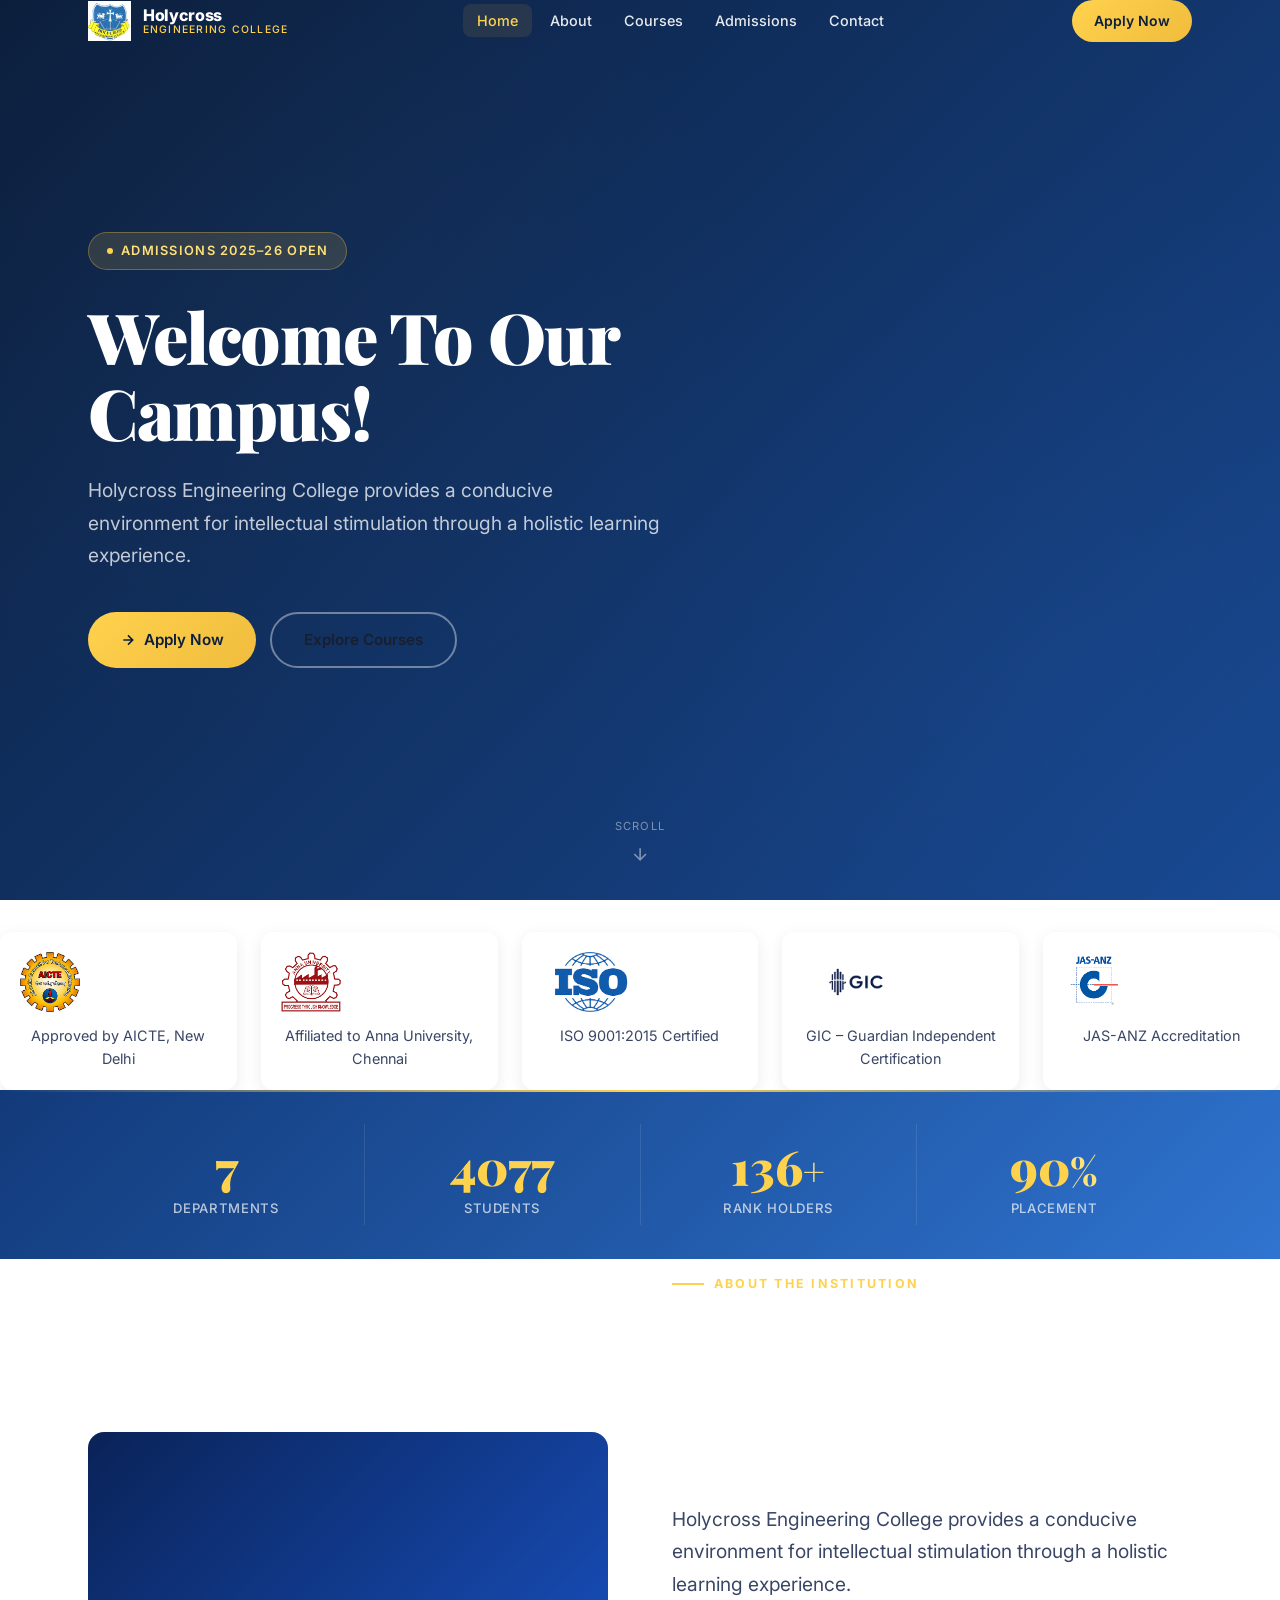
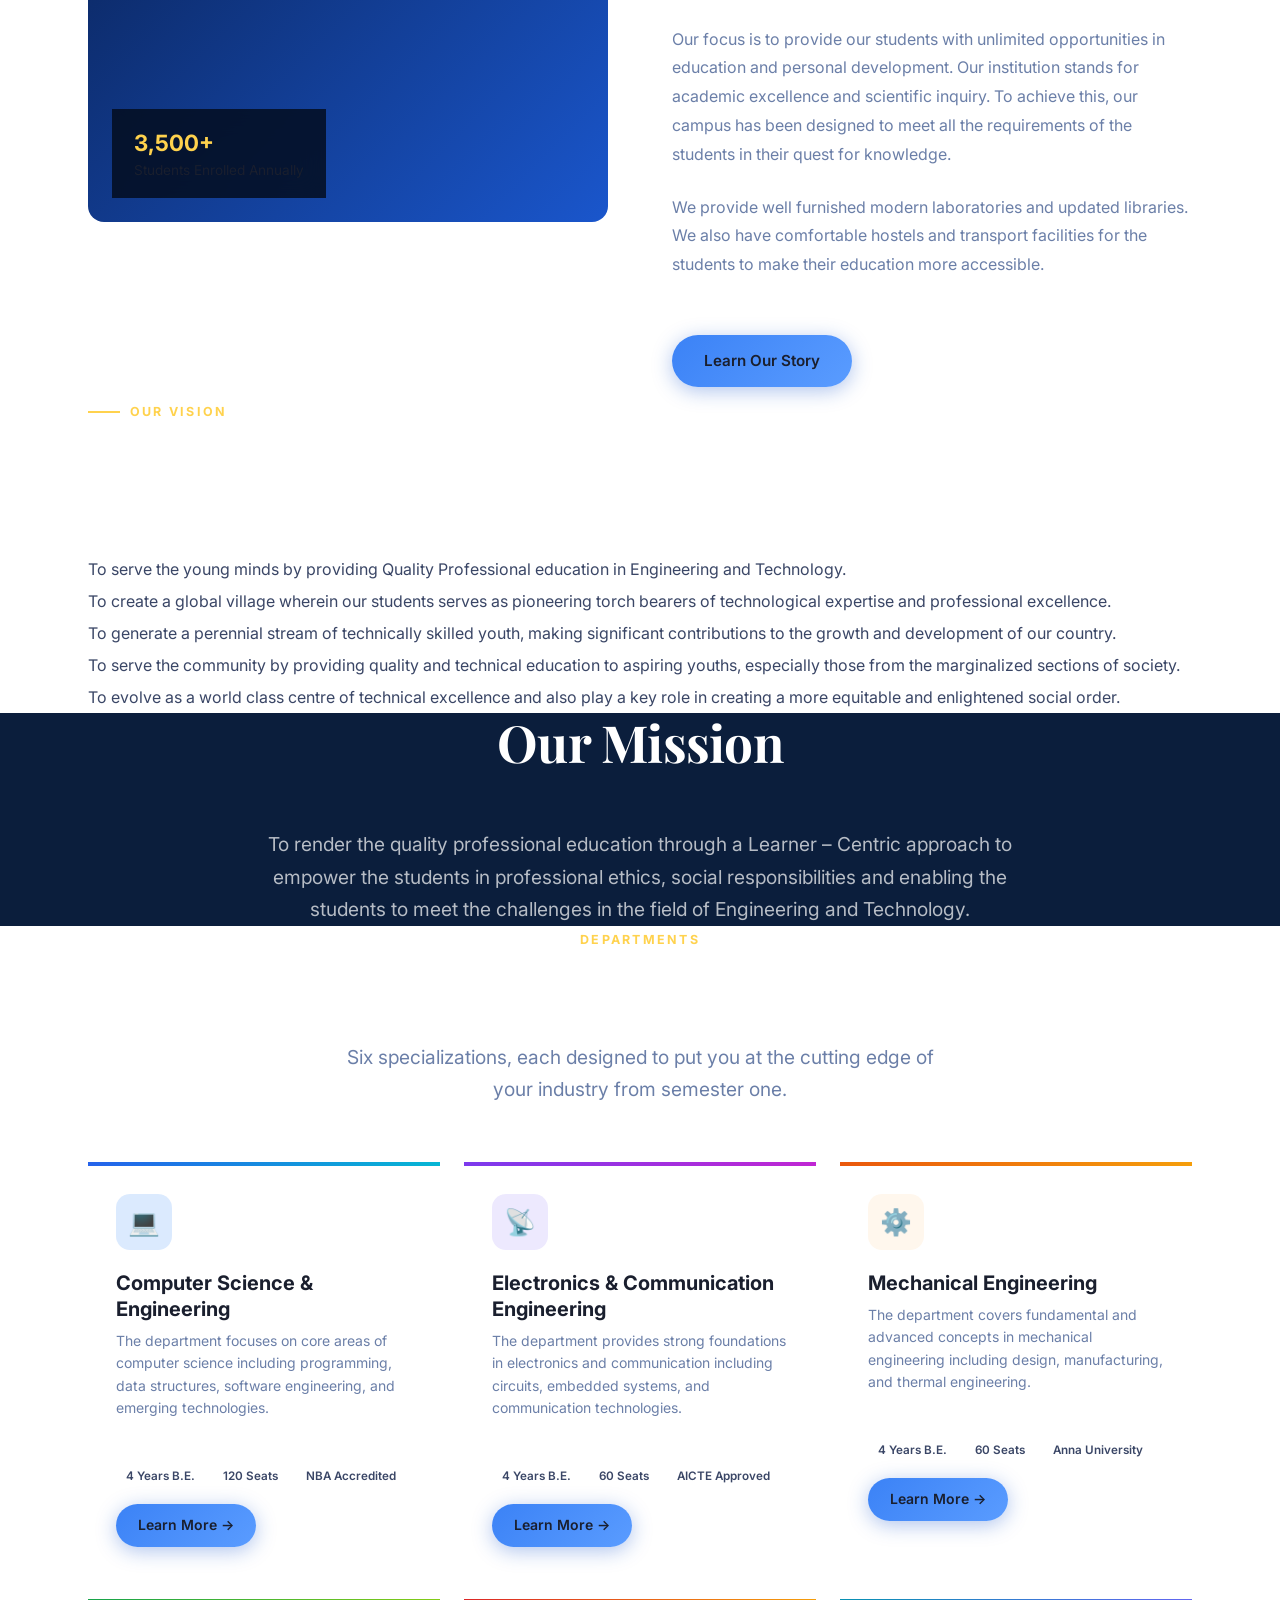
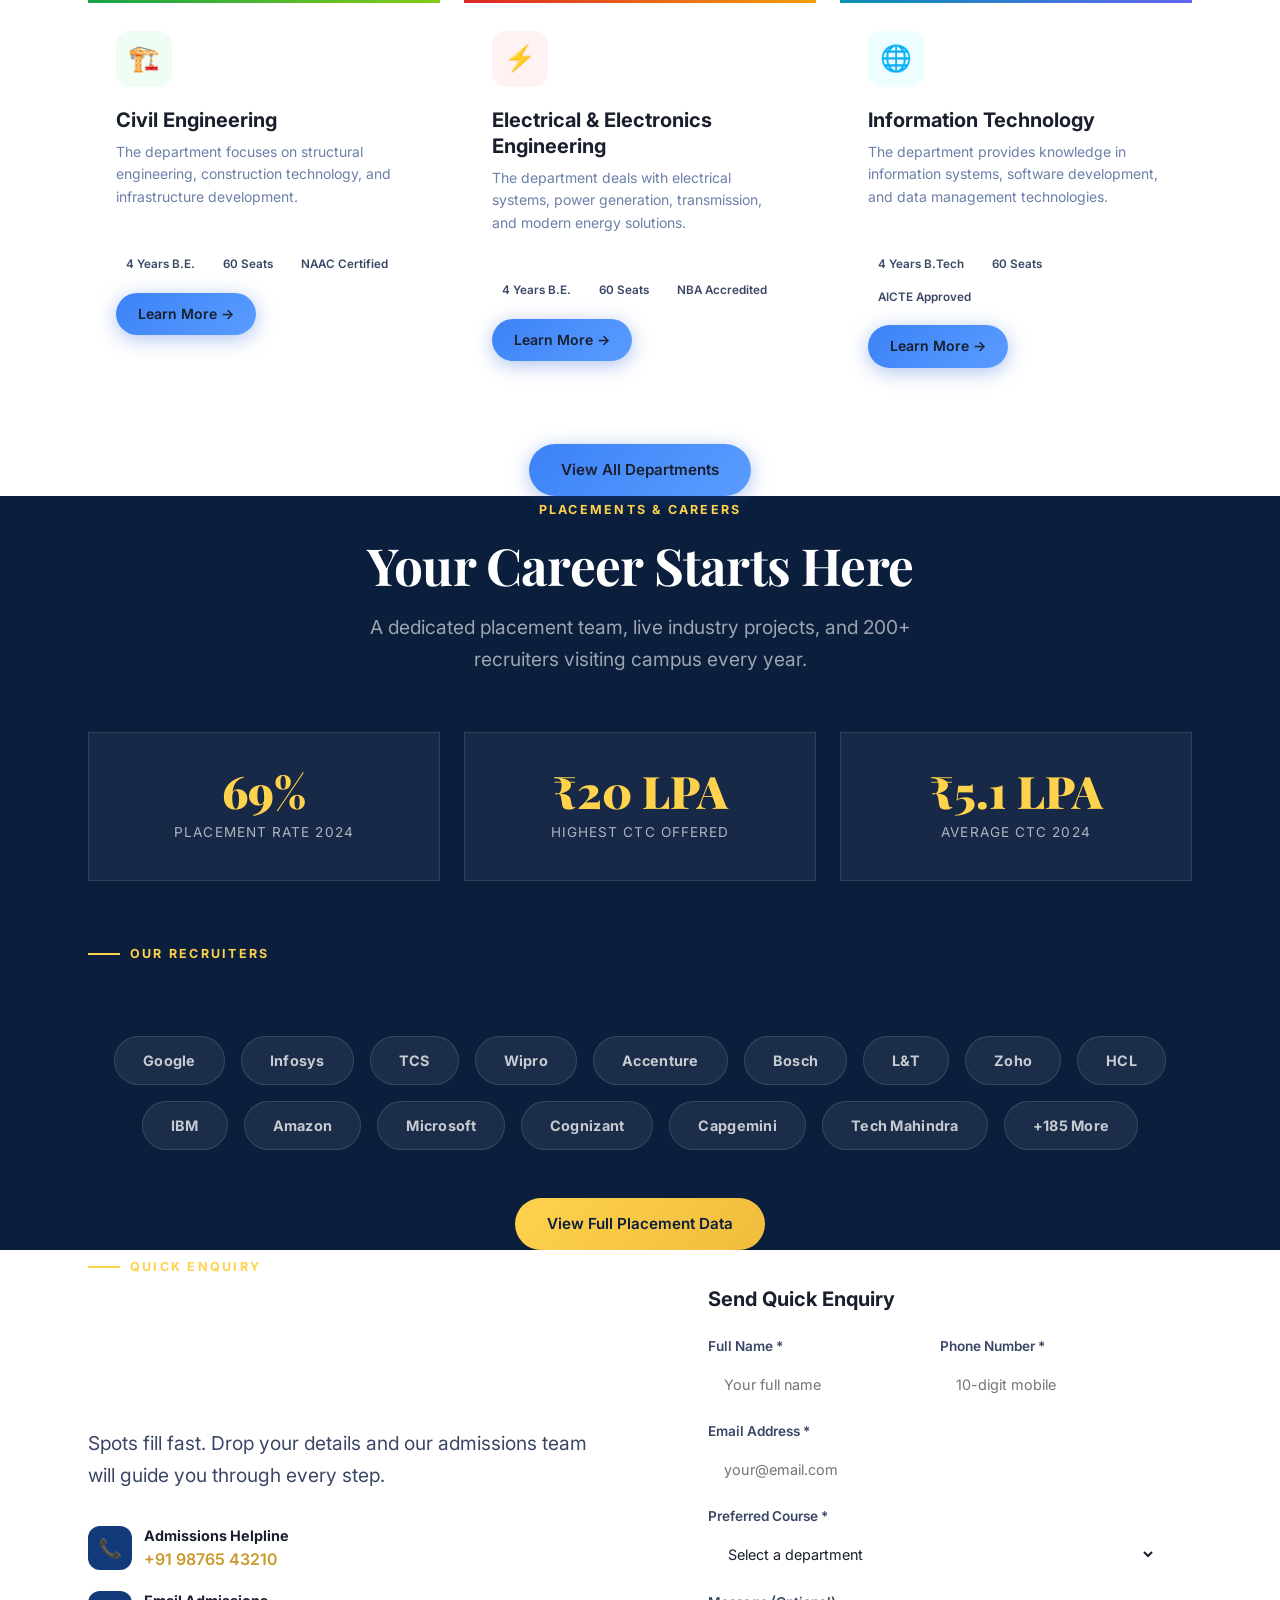
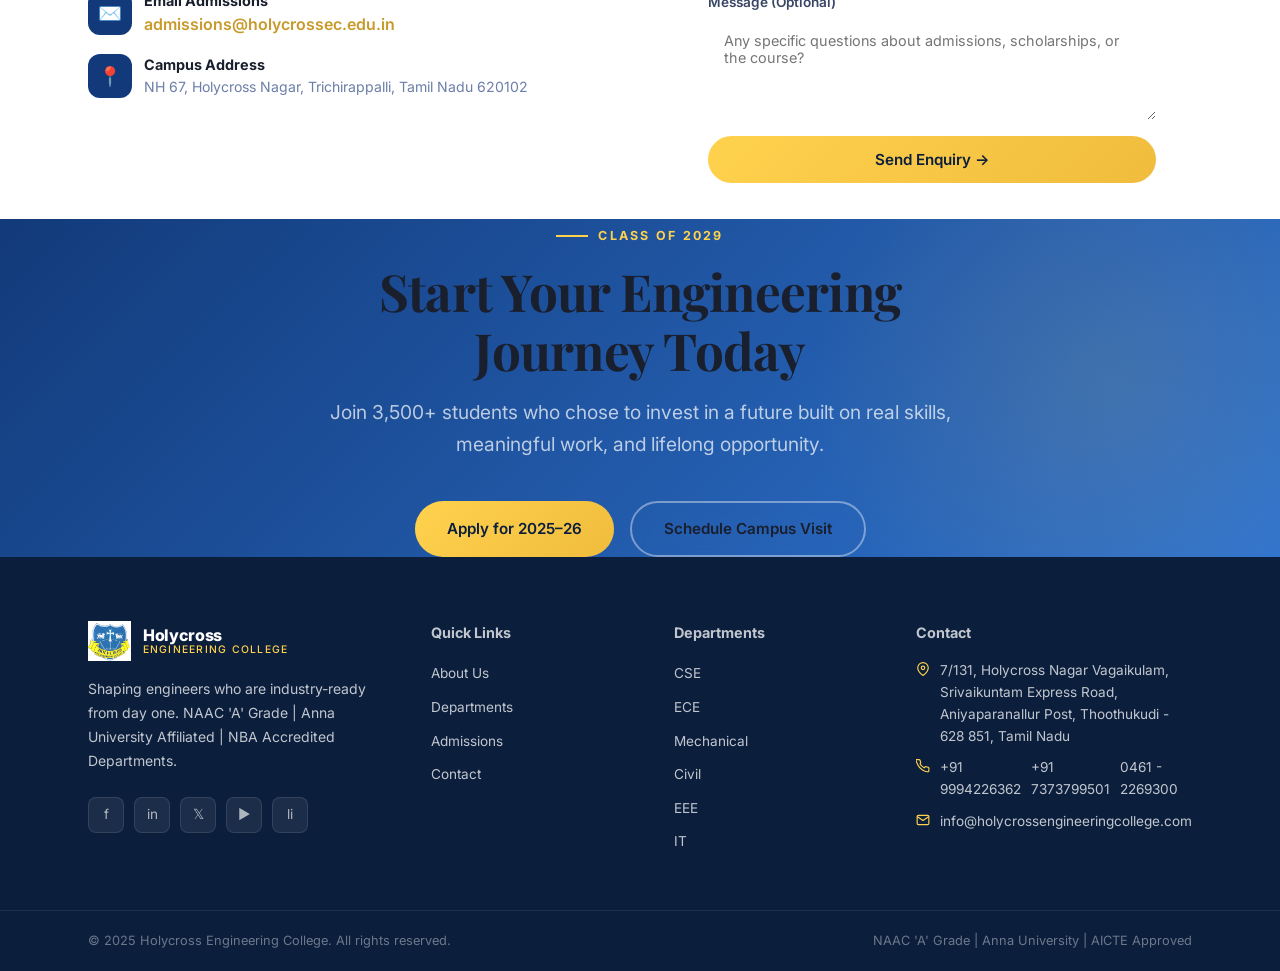
<file: index.html>
<!DOCTYPE html>
<html lang="en">
<head>
  <meta charset="UTF-8" />
  <meta name="viewport" content="width=device-width, initial-scale=1.0" />
  <title>Holycross Engineering College | Build Your Future with Real-World Engineering Skills</title>
  <meta name="description" content="Holycross Engineering College offers industry-driven engineering programs with 95% placement rate, packages up to ₹28 LPA, and partnerships with 200+ leading companies. Apply now." />
  <meta name="keywords" content="Holycross Engineering College, engineering college, CSE, ECE, placements, admissions" />
  <link rel="canonical" href="index.html" />
  <link rel="stylesheet" href="style.css" />
</head>
<body>

  <!-- ════════════════════════════════════════════ NAVBAR ══════ -->
  <nav id="navbar">
    <div class="container">
      <div class="nav-inner">
        <a href="index.html" class="nav-logo" aria-label="Holycross Engineering College home">
          <img src="assets/logo.png" alt="Holycross Engineering College Logo" class="nav-logo-img">
          <div class="nav-logo-text">
            <span class="nav-logo-name">Holycross</span>
            <span class="nav-logo-sub">Engineering College</span>
          </div>
        </a>
        <ul class="nav-links" role="navigation" aria-label="Primary navigation">
          <li><a href="index.html" class="active">Home</a></li>
          <li><a href="about.html">About</a></li>
          <li><a href="courses.html">Courses</a></li>
          <li><a href="admissions.html">Admissions</a></li>
          <!--<li><a href="placements.html">Placements</a></li> -->
          <!--<li><a href="campus.html">Campus Life</a></li> -->
          <li><a href="contact.html">Contact</a></li>
        </ul>
        <div class="nav-cta">
          <a href="admissions.html" class="btn btn-primary btn-sm" id="navApplyBtn">Apply Now</a>
        </div>
        <button class="hamburger" id="hamburger" aria-label="Toggle menu">
          <span></span><span></span><span></span>
        </button>
      </div>
    </div>
  </nav>

  <!-- Mobile menu -->
  <div class="mobile-menu" id="mobileMenu" role="navigation" aria-label="Mobile navigation">
    <a href="index.html">Home</a>
    <a href="about.html">About Us</a>
    <a href="courses.html">Courses</a>
    <a href="admissions.html">Admissions</a>
    <!-- <a href="placements.html">Placements</a> -->
    <!-- <a href="campus.html">Campus Life</a> -->
    <a href="contact.html">Contact</a>
    <a href="admissions.html" style="color:var(--gold-400);font-weight:700;margin-top:8px">→ Apply Now</a>
  </div>

  <!-- ════════════════════════════════════════════ HERO ════════ -->
  <section class="hero" id="home" aria-label="Hero section">
    <div class="hero-bg" role="img" aria-label="Holycross Engineering College campus"></div>
    <div class="hero-overlay"></div>
    <div class="container">
      <div class="hero-content">
        <div class="hero-badge">
          <span class="dot"></span>
          Admissions 2025–26 Open
        </div>
<h1 class="t-display hero-title">
  Welcome To Our Campus!
</h1>
<p class="t-lead hero-sub">
  Holycross Engineering College provides a conducive environment for intellectual stimulation through a holistic learning experience.
</p>
        <div class="hero-actions">
          <a href="admissions.html" class="btn btn-primary" id="heroApplyBtn">
            <svg width="16" height="16" viewBox="0 0 24 24" fill="none" stroke="currentColor" stroke-width="2.5"><path d="M5 12h14M12 5l7 7-7 7"/></svg>
            Apply Now
          </a>
          <a href="courses.html" class="btn btn-outline" id="heroExploreBtn">
            Explore Courses
          </a>
        </div>
      </div>
    </div>
    <div class="hero-scroll-hint" aria-hidden="true">
      <span>Scroll</span>
      <svg viewBox="0 0 24 24" fill="none" stroke="currentColor" stroke-width="2"><path d="M12 5v14M5 12l7 7 7-7"/></svg>
    </div>
  </section>

  <section class="section" id="recognition">
<div class="recognition-grid">
  
  <div class="recognition-item">
    <img src="assets/aicte.png" alt="AICTE">
    <p>Approved by AICTE, New Delhi</p>
  </div>

  <div class="recognition-item">
    <img src="assets/anna_university.png" alt="Anna University">
    <p>Affiliated to Anna University, Chennai</p>
  </div>

  <div class="recognition-item">
    <img src="assets/iso.png" alt="ISO">
    <p>ISO 9001:2015 Certified</p>
  </div>

  <div class="recognition-item">
    <img src="assets/gic.png" alt="GIC">
    <p>GIC – Guardian Independent Certification</p>
  </div>

  <div class="recognition-item">
    <img src="assets/jas-anz.png" alt="JAS-ANZ">
    <p>JAS-ANZ Accreditation</p>
  </div>

</div>
</section>

  <!-- ═══════════════════════════════════════ STATS BAR ════════ -->
  <section class="stats-bar" aria-label="Key statistics">
    <div class="container">
      <div class="stats-grid">
        <div class="stat-item reveal">
          <div class="stat-icon"></div>
          <div class="stat-number">
            <span data-counter data-target="8" data-suffix="">8</span><span class="stat-suffix"></span>
          </div>
          <div class="stat-label">Departments</div>
        </div>
        <div class="stat-item reveal">
          <div class="stat-icon"></div>
          <div class="stat-number">
            <span data-counter data-target="4500" data-suffix="">4500</span><span class="stat-suffix"></span>
          </div>
          <div class="stat-label">Students</div>
        </div>
        <div class="stat-item reveal">
          <div class="stat-icon"></div>
          <div class="stat-number">
            <span data-counter data-target="150" data-suffix="">150</span><span class="stat-suffix">+</span>
          </div>
          <div class="stat-label">Rank Holders</div>
        </div>
        <div class="stat-item reveal">
          <div class="stat-icon"></div>
          <div class="stat-number">
            <span data-counter data-target="99" data-suffix="">99</span><span class="stat-suffix">%</span>
          </div>
          <div class="stat-label">Placement</div>
        </div>
      </div>
    </div>
  </section>

  <!-- ════════════════════════════════════════ ABOUT ══════════ -->
  <section class="section" id="about" aria-labelledby="aboutHeading">
    <div class="container">
      <div class="about-grid">
        <div class="about-img-wrap reveal-left">
          <div style="height:100%;background:linear-gradient(135deg,#0a2358,#1a56cc);border-radius:16px;"></div>
          <div class="about-img-badge">
            <strong>3,500+</strong>
            Students Enrolled Annually
          </div>
        </div>
        <div class="about-content reveal-right">
          <div class="section-label">About the Institution</div>
          <h2 class="t-h1 section-title" id="aboutHeading">
            Where Ambition Meets<br>Opportunity
          </h2>
<p class="t-lead mb-24" style="color:var(--gray-700)">
  Holycross Engineering College provides a conducive environment for intellectual stimulation through a holistic learning experience.
</p>

<p style="color:var(--gray-500);line-height:1.8;margin-bottom:24px">
  Our focus is to provide our students with unlimited opportunities in education and personal development. 
  Our institution stands for academic excellence and scientific inquiry. 
  To achieve this, our campus has been designed to meet all the requirements of the students in their quest for knowledge.
</p>

<p style="color:var(--gray-500);line-height:1.8;margin-bottom:24px">
  We provide well furnished modern laboratories and updated libraries. 
  We also have comfortable hostels and transport facilities for the students to make their education more accessible.
</p>

          <a href="about.html" class="btn btn-blue mt-32" id="aboutLearnMoreBtn">Learn Our Story</a>
        </div>
      </div>
    </div>
  </section>

<section class="section section--light" id="vision">
  <div class="container">
    <div class="section-header">
      <div class="section-label">Our Vision</div>
      <h2 class="t-h1 section-title">Vision</h2>
    </div>

    <ul style="margin-top:24px;line-height:2;color:var(--gray-700)">
      <li>To serve the young minds by providing Quality Professional education in Engineering and Technology.</li>
      <li>To create a global village wherein our students serves as pioneering torch bearers of technological expertise and professional excellence.</li>
      <li>To generate a perennial stream of technically skilled youth, making significant contributions to the growth and development of our country.</li>
      <li>To serve the community by providing quality and technical education to aspiring youths, especially those from the marginalized sections of society.</li>
      <li>To evolve as a world class centre of technical excellence and also play a key role in creating a more equitable and enlightened social order.</li>
    </ul>
  </div>
</section>

<section class="section section--dark" id="mission">
  <div class="container">
    <div class="section-header section-header--center">
      <h2 class="t-h1 c-white">Our Mission</h2>
    </div>

    <p class="t-lead" style="color:rgba(255,255,255,0.7);max-width:800px;margin:0 auto;text-align:center">
      To render the quality professional education through a Learner – Centric approach to empower the students in professional ethics, 
      social responsibilities and enabling the students to meet the challenges in the field of Engineering and Technology.
    </p>
  </div>
</section>

  <!-- ══════════════════════════════════════ COURSES ══════════ -->
  <section class="section section--light" id="courses" aria-labelledby="coursesHeading">
    <div class="container">
      <div class="section-header section-header--center">
        <div class="section-label">Departments</div>
        <h2 class="t-h1 section-title" id="coursesHeading">Choose Your Engineering Path</h2>
        <p class="t-lead section-sub">Six specializations, each designed to put you at the cutting edge of your industry from semester one.</p>
      </div>
      <div class="courses-grid">

        <!-- CSE -->
        <article class="course-card dept-cse reveal" id="courseCSE">
          <div class="course-card-top">
            <div class="course-icon">💻</div>
            <h3 class="t-h3">Computer Science &amp; Engineering</h3>
            <p class="t-sm c-muted mt-8">The department focuses on core areas of computer science including programming, data structures, software engineering, and emerging technologies.</p>
          </div>
          <div class="course-card-bottom">
            <div class="course-meta">
              <span class="course-tag">4 Years B.E.</span>
              <span class="course-tag">120 Seats</span>
              <span class="course-tag">NBA Accredited</span>
            </div>
            <a href="courses.html#cse" class="btn btn-blue btn-sm" id="cseLearnMore">Learn More →</a>
          </div>
        </article>

        <!-- ECE -->
        <article class="course-card dept-ece reveal" id="courseECE">
          <div class="course-card-top">
            <div class="course-icon">📡</div>
            <h3 class="t-h3">Electronics &amp; Communication Engineering</h3>
            <p class="t-sm c-muted mt-8">The department provides strong foundations in electronics and communication including circuits, embedded systems, and communication technologies.</p>
          </div>
          <div class="course-card-bottom">
            <div class="course-meta">
              <span class="course-tag">4 Years B.E.</span>
              <span class="course-tag">60 Seats</span>
              <span class="course-tag">AICTE Approved</span>
            </div>
            <a href="courses.html#ece" class="btn btn-blue btn-sm" id="eceLearnMore">Learn More →</a>
          </div>
        </article>

        <!-- Mechanical -->
        <article class="course-card dept-mech reveal" id="courseMech">
          <div class="course-card-top">
            <div class="course-icon">⚙️</div>
            <h3 class="t-h3">Mechanical Engineering</h3>
            <p class="t-sm c-muted mt-8">The department covers fundamental and advanced concepts in mechanical engineering including design, manufacturing, and thermal engineering.</p>
          </div>
          <div class="course-card-bottom">
            <div class="course-meta">
              <span class="course-tag">4 Years B.E.</span>
              <span class="course-tag">60 Seats</span>
              <span class="course-tag">Anna University</span>
            </div>
            <a href="courses.html#mech" class="btn btn-blue btn-sm" id="mechLearnMore">Learn More →</a>
          </div>
        </article>

        <!-- Civil -->
        <article class="course-card dept-civil reveal" id="courseCivil">
          <div class="course-card-top">
            <div class="course-icon">🏗️</div>
            <h3 class="t-h3">Civil Engineering</h3>
            <p class="t-sm c-muted mt-8">The department focuses on structural engineering, construction technology, and infrastructure development.</p>
          </div>
          <div class="course-card-bottom">
            <div class="course-meta">
              <span class="course-tag">4 Years B.E.</span>
              <span class="course-tag">60 Seats</span>
              <span class="course-tag">NAAC Certified</span>
            </div>
            <a href="courses.html#civil" class="btn btn-blue btn-sm" id="civilLearnMore">Learn More →</a>
          </div>
        </article>

        <!-- EEE -->
        <article class="course-card dept-eee reveal" id="courseEEE">
          <div class="course-card-top">
            <div class="course-icon">⚡</div>
            <h3 class="t-h3">Electrical &amp; Electronics Engineering</h3>
            <p class="t-sm c-muted mt-8">The department deals with electrical systems, power generation, transmission, and modern energy solutions.</p>
          </div>
          <div class="course-card-bottom">
            <div class="course-meta">
              <span class="course-tag">4 Years B.E.</span>
              <span class="course-tag">60 Seats</span>
              <span class="course-tag">NBA Accredited</span>
            </div>
            <a href="courses.html#eee" class="btn btn-blue btn-sm" id="eeeLearnMore">Learn More →</a>
          </div>
        </article>

        <!-- IT -->
        <article class="course-card dept-it reveal" id="courseIT">
          <div class="course-card-top">
            <div class="course-icon">🌐</div>
            <h3 class="t-h3">Information Technology</h3>
            <p class="t-sm c-muted mt-8">The department provides knowledge in information systems, software development, and data management technologies.</p>
          </div>
          <div class="course-card-bottom">
            <div class="course-meta">
              <span class="course-tag">4 Years B.Tech</span>
              <span class="course-tag">60 Seats</span>
              <span class="course-tag">AICTE Approved</span>
            </div>
            <a href="courses.html#it" class="btn btn-blue btn-sm" id="itLearnMore">Learn More →</a>
          </div>
        </article>

      </div>
      <div class="text-center mt-48">
        <a href="courses.html" class="btn btn-blue" id="allCoursesBtn">View All Departments</a>
      </div>
    </div>
  </section>

  <!-- ══════════════════════════════ PLACEMENTS PREVIEW ════════ -->
  <section class="section section--dark" id="placements" aria-labelledby="placementsHeading">
    <div class="container">
      <div class="section-header section-header--center">
        <div class="section-label" style="justify-content:center">Placements &amp; Careers</div>
        <h2 class="t-h1 section-title c-white" id="placementsHeading">Your Career Starts Here</h2>
        <p class="t-lead" style="color:rgba(255,255,255,0.6);max-width:580px;margin:0 auto">A dedicated placement team, live industry projects, and 200+ recruiters visiting campus every year.</p>
      </div>

      <div class="placement-hero-cards reveal">
        <div class="placement-metric">
          <div class="placement-metric-num">
            <span data-counter data-target="95" data-suffix="">95</span>%
          </div>
          <div class="placement-metric-label">Placement Rate 2024</div>
        </div>
        <div class="placement-metric">
          <div class="placement-metric-num">
            ₹<span data-counter data-target="28" data-suffix="">28</span> LPA
          </div>
          <div class="placement-metric-label">Highest CTC Offered</div>
        </div>
        <div class="placement-metric">
          <div class="placement-metric-num">
            ₹<span data-counter data-target="7" data-decimals="1" data-suffix="">7</span> LPA
          </div>
          <div class="placement-metric-label">Average CTC 2024</div>
        </div>
      </div>

      <div class="section-header mt-48">
        <div class="section-label" style="color:var(--gold-400)">Our Recruiters</div>
      </div>
      <div class="companies-grid reveal">
        <span class="company-logo-pill">Google</span>
        <span class="company-logo-pill">Infosys</span>
        <span class="company-logo-pill">TCS</span>
        <span class="company-logo-pill">Wipro</span>
        <span class="company-logo-pill">Accenture</span>
        <span class="company-logo-pill">Bosch</span>
        <span class="company-logo-pill">L&amp;T</span>
        <span class="company-logo-pill">Zoho</span>
        <span class="company-logo-pill">HCL</span>
        <span class="company-logo-pill">IBM</span>
        <span class="company-logo-pill">Amazon</span>
        <span class="company-logo-pill">Microsoft</span>
        <span class="company-logo-pill">Cognizant</span>
        <span class="company-logo-pill">Capgemini</span>
        <span class="company-logo-pill">Tech Mahindra</span>
        <span class="company-logo-pill">+185 More</span>
      </div>

      <div class="text-center mt-48">
        <a href="placements.html" class="btn btn-primary" id="viewPlacementsBtn">View Full Placement Data</a>
      </div>
    </div>
  </section>



  <!-- ════════════════════════════════════ INQUIRY FORM ════════ -->
  <section class="section section--light" id="inquiry" aria-labelledby="inquiryHeading">
    <div class="container">
      <div style="display:grid;grid-template-columns:1fr 1fr;gap:64px;align-items:start">
        <div class="reveal-left">
          <div class="section-label">Quick Enquiry</div>
          <h2 class="t-h1 section-title" id="inquiryHeading">Start Your Application Today</h2>
          <p class="t-lead" style="color:var(--gray-700);margin-bottom:32px">
            Spots fill fast. Drop your details and our admissions team will guide you through every step.
          </p>
          <div style="display:flex;flex-direction:column;gap:16px">
            <div style="display:flex;gap:12px;align-items:center">
              <div style="width:44px;height:44px;border-radius:12px;background:var(--blue-900);display:flex;align-items:center;justify-content:center;font-size:1.2rem;flex-shrink:0">📞</div>
              <div>
                <div style="font-weight:700;font-size:0.9rem">Admissions Helpline</div>
                <div style="color:var(--gold-600);font-weight:600">+91 98765 43210</div>
              </div>
            </div>
            <div style="display:flex;gap:12px;align-items:center">
              <div style="width:44px;height:44px;border-radius:12px;background:var(--blue-900);display:flex;align-items:center;justify-content:center;font-size:1.2rem;flex-shrink:0">✉️</div>
              <div>
                <div style="font-weight:700;font-size:0.9rem">Email Admissions</div>
                <div style="color:var(--gold-600);font-weight:600">admissions@holycrossec.edu.in</div>
              </div>
            </div>
            <div style="display:flex;gap:12px;align-items:center">
              <div style="width:44px;height:44px;border-radius:12px;background:var(--blue-900);display:flex;align-items:center;justify-content:center;font-size:1.2rem;flex-shrink:0">📍</div>
              <div>
                <div style="font-weight:700;font-size:0.9rem">Campus Address</div>
                <div style="color:var(--gray-500);font-size:0.88rem">NH 67, Holycross Nagar, Trichirappalli, Tamil Nadu 620102</div>
              </div>
            </div>
          </div>
        </div>
        <div class="reveal-right">
          <div class="card" style="padding:36px">
            <h3 class="t-h3 mb-24">Send Quick Enquiry</h3>
            <form id="inquiryForm" novalidate>
              <div class="form-grid">
                <div class="form-group">
                  <label class="form-label" for="inqName">Full Name *</label>
                  <input type="text" id="inqName" name="name" class="form-input" placeholder="Your full name" autocomplete="name" />
                </div>
                <div class="form-group">
                  <label class="form-label" for="inqPhone">Phone Number *</label>
                  <input type="tel" id="inqPhone" name="phone" class="form-input" placeholder="10-digit mobile" autocomplete="tel" maxlength="10" />
                </div>
                <div class="form-group full">
                  <label class="form-label" for="inqEmail">Email Address *</label>
                  <input type="email" id="inqEmail" name="email" class="form-input" placeholder="your@email.com" autocomplete="email" />
                </div>
                <div class="form-group full">
                  <label class="form-label" for="inqCourse">Preferred Course *</label>
                  <select id="inqCourse" name="course" class="form-select">
                    <option value="">Select a department</option>
                    <option value="cse">B.E. Computer Science &amp; Engineering</option>
                    <option value="ece">B.E. Electronics &amp; Communication</option>
                    <option value="mech">B.E. Mechanical Engineering</option>
                    <option value="civil">B.E. Civil Engineering</option>
                    <option value="eee">B.E. Electrical &amp; Electronics</option>
                    <option value="it">B.Tech Information Technology</option>
                  </select>
                </div>
                <div class="form-group full">
                  <label class="form-label" for="inqMessage">Message (Optional)</label>
                  <textarea id="inqMessage" name="message" class="form-textarea" placeholder="Any specific questions about admissions, scholarships, or the course?"></textarea>
                </div>
                <div class="form-group full">
                  <button type="submit" class="btn btn-primary" style="width:100%;justify-content:center" id="inquirySubmitBtn">
                    Send Enquiry →
                  </button>
                </div>
              </div>
            </form>
          </div>
        </div>
      </div>
    </div>
  </section>

  <!-- ════════════════════════════════════════ CTA SECTION ═════ -->
  <section class="section cta-section" id="apply-now" aria-labelledby="ctaHeading">
    <div class="container">
      <div class="cta-content reveal">
        <div class="section-label" style="justify-content:center;color:var(--gold-400)">Class of 2029</div>
        <h2 class="t-h1 c-white section-title" id="ctaHeading">
          Start Your Engineering Journey Today
        </h2>
        <p class="t-lead" style="color:rgba(255,255,255,0.7)">
          Join 3,500+ students who chose to invest in a future built on real skills, meaningful work, and lifelong opportunity.
        </p>
        <div class="cta-actions">
          <a href="admissions.html" class="btn btn-primary" id="ctaApplyBtn">
            Apply for 2025–26
          </a>
          <a href="contact.html" class="btn btn-outline" id="ctaEnquireBtn">
            Schedule Campus Visit
          </a>
        </div>
      </div>
    </div>
  </section>

  <!-- ══════════════════════════════════════════ FOOTER ════════ -->
  <footer id="footer" role="contentinfo">
    <div class="container">
      <div class="footer-grid">
        <div class="footer-brand">
          <a href="index.html" class="nav-logo" style="margin-bottom:4px">
            <img src="assets/logo.png" alt="Holycross Engineering College Logo" class="nav-logo-img">
            <div class="nav-logo-text">
              <span class="nav-logo-name">Holycross</span>
              <span class="nav-logo-sub">Engineering College</span>
            </div>
          </a>
          <p>Shaping engineers who are industry-ready from day one. NAAC 'A' Grade | Anna University Affiliated | NBA Accredited Departments.</p>
          <div class="footer-social">
            <a href="#" class="social-btn" aria-label="Facebook">f</a>
            <a href="#" class="social-btn" aria-label="Instagram">in</a>
            <a href="#" class="social-btn" aria-label="Twitter/X">𝕏</a>
            <a href="#" class="social-btn" aria-label="YouTube">▶</a>
            <a href="#" class="social-btn" aria-label="LinkedIn">li</a>
          </div>
        </div>
        <div class="footer-col">
          <h4>Quick Links</h4>
          <ul class="footer-links">
            <li><a href="about.html">About Us</a></li>
            <li><a href="courses.html">Departments</a></li>
            <li><a href="admissions.html">Admissions</a></li>
            <!-- <li><a href="placements.html">Placements</a></li> -->
            <!-- <li><a href="campus.html">Campus Life</a></li> -->
            <li><a href="contact.html">Contact</a></li>
          </ul>
        </div>
        <div class="footer-col">
          <h4>Departments</h4>
          <ul class="footer-links">
            <li><a href="courses.html#cse">CSE</a></li>
            <li><a href="courses.html#ece">ECE</a></li>
            <li><a href="courses.html#mech">Mechanical</a></li>
            <li><a href="courses.html#civil">Civil</a></li>
            <li><a href="courses.html#eee">EEE</a></li>
            <li><a href="courses.html#it">IT</a></li>
          </ul>
        </div>
        <div class="footer-col">
          <h4>Contact</h4>
          <div class="footer-contact-item">
            <svg width="14" height="14" viewBox="0 0 24 24" fill="none" stroke="currentColor" stroke-width="2"><path d="M21 10c0 7-9 13-9 13s-9-6-9-13a9 9 0 0118 0z"/><circle cx="12" cy="10" r="3"/></svg>
            <span>
              7/131, Holycross Nagar Vagaikulam,
              Srivaikuntam Express Road,
              Aniyaparanallur Post,
              Thoothukudi - 628 851, Tamil Nadu
            </span>
          </div>
          <div class="footer-contact-item">
            <svg width="14" height="14" viewBox="0 0 24 24" fill="none" stroke="currentColor" stroke-width="2"><path d="M22 16.92v3a2 2 0 01-2.18 2 19.79 19.79 0 01-8.63-3.07A19.5 19.5 0 013.07 9.81a19.79 19.79 0 01-3.07-8.64A2 2 0 012.18 1h3a2 2 0 012 1.72c.127.96.361 1.903.7 2.81a2 2 0 01-.45 2.11L6.91 8.15a16 16 0 006.94 6.94l1.41-1.41a2 2 0 012.11-.45c.907.339 1.85.573 2.81.7A2 2 0 0122 16.92z"/></svg>
            <a href="tel:+919994226362" style="color:inherit">+91 9994226362</a>
            <a href="tel:+917373799501">+91 7373799501</a>
            <span>0461 - 2269300</span>
          </div>
          <div class="footer-contact-item">
            <svg width="14" height="14" viewBox="0 0 24 24" fill="none" stroke="currentColor" stroke-width="2"><path d="M4 4h16c1.1 0 2 .9 2 2v12c0 1.1-.9 2-2 2H4c-1.1 0-2-.9-2-2V6c0-1.1.9-2 2-2z"/><polyline points="22,6 12,13 2,6"/></svg>
            <a href="mailto:info@holycrossengineeringcollege.com" style="color:inherit">info@holycrossengineeringcollege.com</a>
          </div>
        </div>
      </div>
    </div>
    <div class="footer-bottom">
      <div class="container">
        <div class="footer-bottom" style="border:none;padding:0">
          <span>© 2025 Holycross Engineering College. All rights reserved.</span>
          <span>NAAC 'A' Grade | Anna University | AICTE Approved</span>
        </div>
      </div>
    </div>
  </footer>

  <script src="main.js"></script>
</body>
</html>
</file>
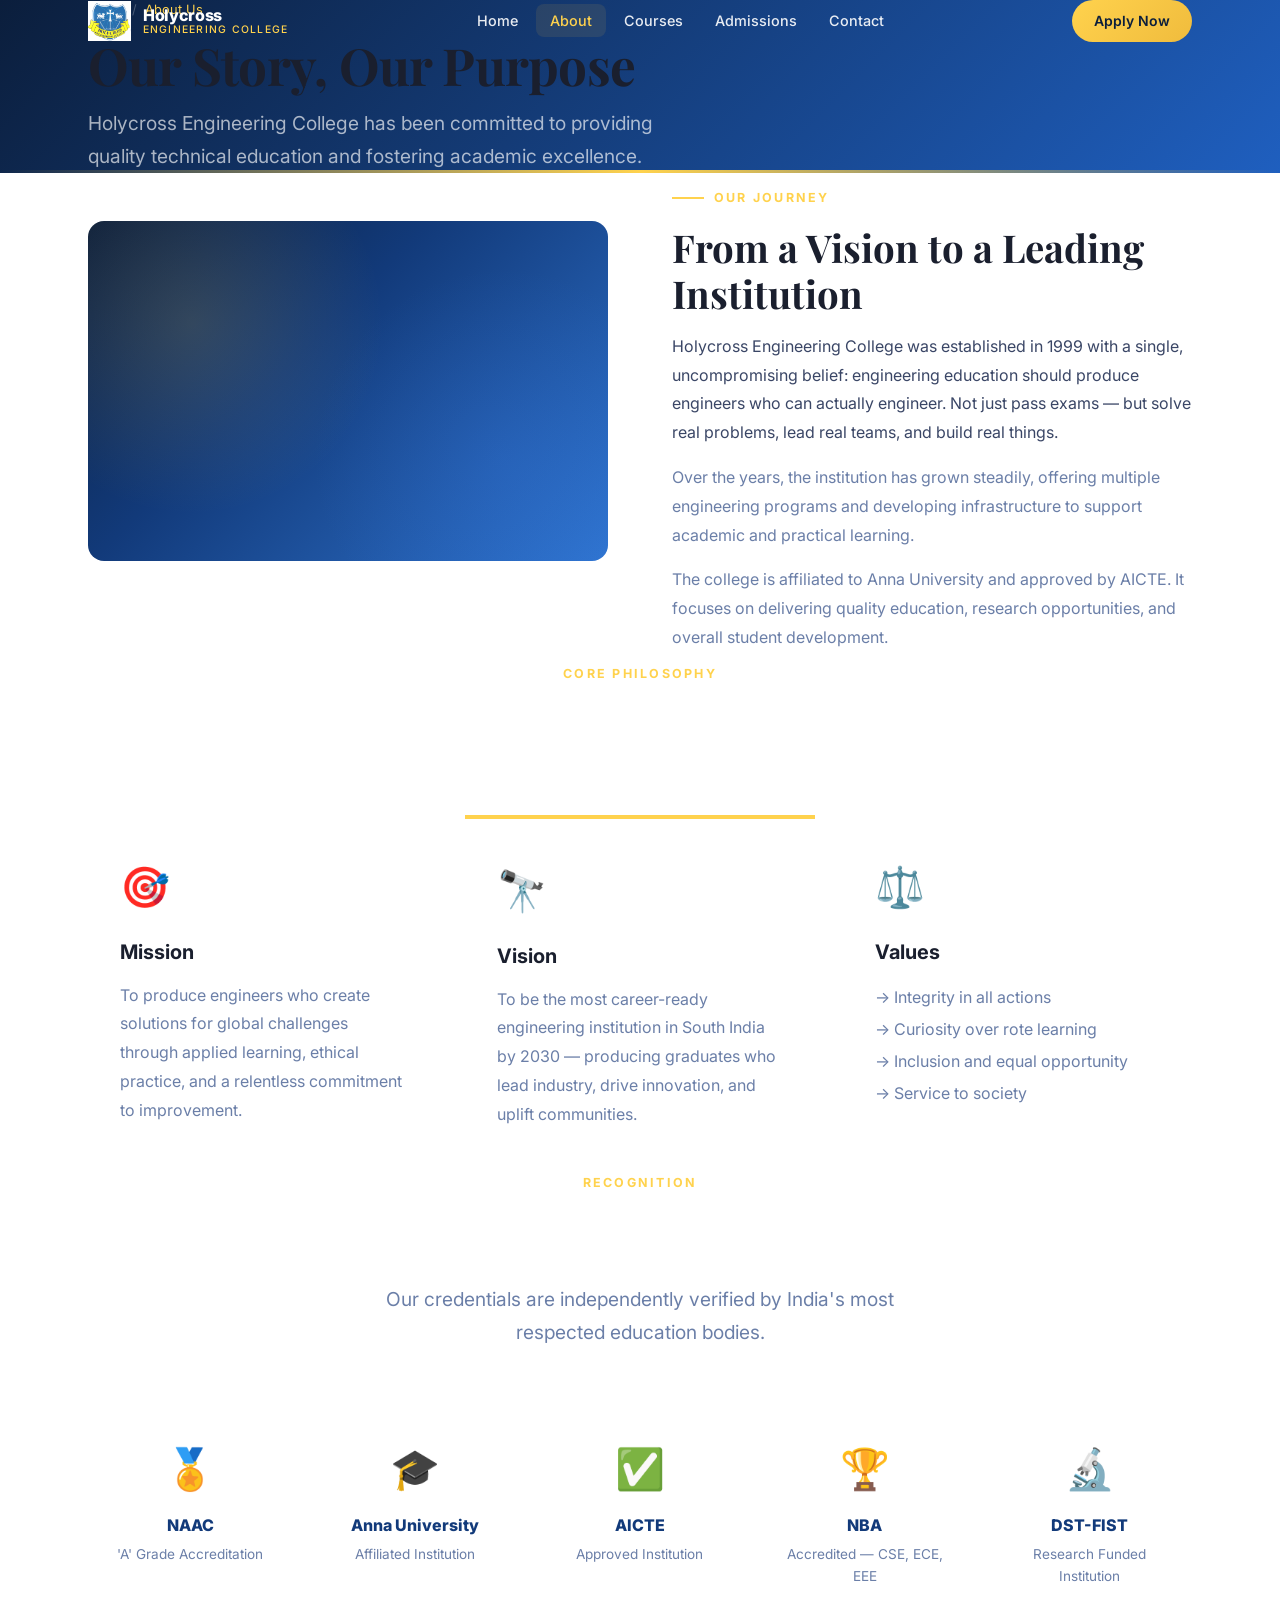
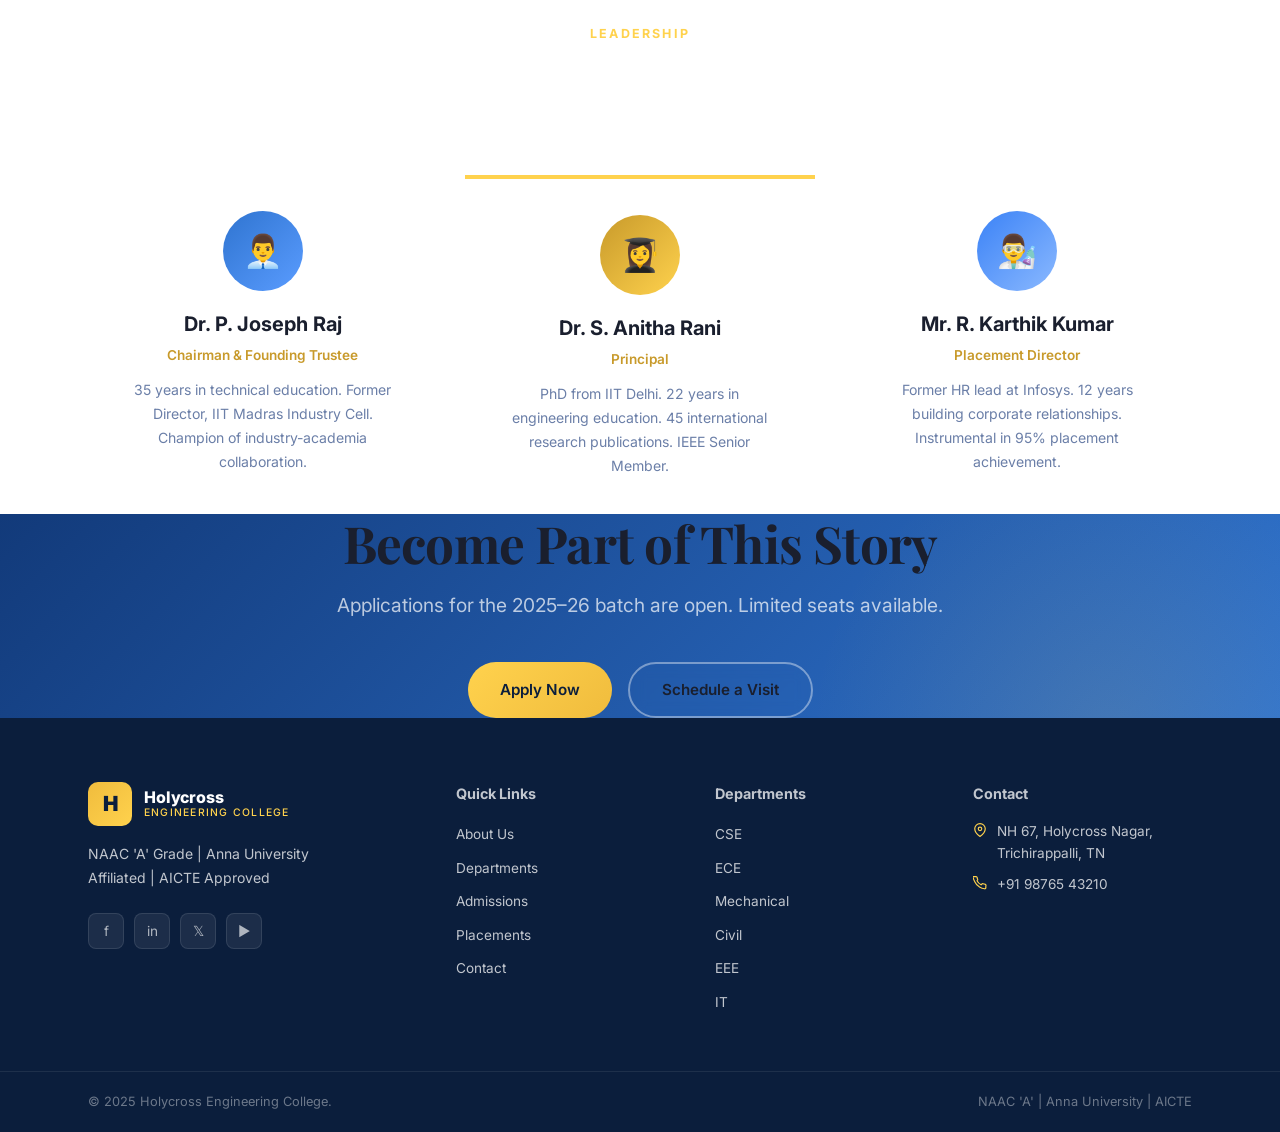
<file: about.html>
<!DOCTYPE html>
<html lang="en">
<head>
  <meta charset="UTF-8" />
  <meta name="viewport" content="width=device-width, initial-scale=1.0" />
  <title>About Us | Holycross Engineering College</title>
  <meta name="description" content="Learn the story of Holycross Engineering College — 25 years of shaping career-ready engineers. NAAC 'A' Grade, Anna University affiliated." />
  <link rel="stylesheet" href="style.css" />
</head>
<body>

  <!-- NAVBAR -->
  <nav id="navbar">
    <div class="container">
      <div class="nav-inner">
        <a href="index.html" class="nav-logo">
          <img src="assets/logo.png" class="nav-logo-img" alt="Holycross Engineering College Logo">
          <div class="nav-logo-text">
            <span class="nav-logo-name">Holycross</span>
            <span class="nav-logo-sub">Engineering College</span>
          </div>
        </a>
        <ul class="nav-links">
          <li><a href="index.html">Home</a></li>
          <li><a href="about.html" class="active">About</a></li>
          <li><a href="courses.html">Courses</a></li>
          <li><a href="admissions.html">Admissions</a></li>
          <!-- <li><a href="placements.html">Placements</a></li> -->
          <!-- <li><a href="campus.html">Campus Life</a></li> -->
          <li><a href="contact.html">Contact</a></li>
        </ul>
        <div class="nav-cta"><a href="admissions.html" class="btn btn-primary btn-sm">Apply Now</a></div>
        <button class="hamburger" id="hamburger" aria-label="Toggle menu"><span></span><span></span><span></span></button>
      </div>
    </div>
  </nav>
  <div class="mobile-menu" id="mobileMenu">
    <a href="index.html">Home</a><a href="about.html">About Us</a><a href="courses.html">Courses</a>
    <a href="admissions.html">Admissions</a><!--<a href="placements.html">Placements</a> -->
    <!--<a href="campus.html">Campus Life</a>--><a href="contact.html">Contact</a>
    <a href="admissions.html" style="color:var(--gold-400);font-weight:700;margin-top:8px">→ Apply Now</a>
  </div>

  <!-- PAGE BANNER -->
  <section class="page-banner">
    <div class="container page-banner-content">
      <nav class="breadcrumb" aria-label="Breadcrumb">
        <a href="index.html">Home</a><span>/</span><span style="color:var(--gold-400)">About Us</span>
      </nav>
      <h1 class="t-h1 c-white">Our Story, Our Purpose</h1>
      <p class="t-lead" style="color:rgba(255,255,255,0.65);margin-top:12px;max-width:580px">
        Holycross Engineering College has been committed to providing quality technical education and fostering academic excellence.
      </p>
    </div>
  </section>

  <!-- OUR STORY -->
  <section class="section">
    <div class="container">
      <div class="about-grid">
        <div class="about-img-wrap reveal-left">
          <div class="about-color-block"></div>
          
        </div>
        <div class="about-content reveal-right">
          <div class="section-label">Our Journey</div>
          <h2 class="t-h2 section-title">From a Vision to a Leading Institution</h2>
          <p style="color:var(--gray-700);line-height:1.8;margin-bottom:16px">
            Holycross Engineering College was established in 1999 with a single, uncompromising belief: engineering education should produce engineers who can actually engineer. Not just pass exams — but solve real problems, lead real teams, and build real things.
          </p>
<p style="color:var(--gray-500);line-height:1.8;margin-bottom:16px">
  Over the years, the institution has grown steadily, offering multiple engineering programs and developing infrastructure to support academic and practical learning.
</p>

<p style="color:var(--gray-500);line-height:1.8">
  The college is affiliated to Anna University and approved by AICTE. It focuses on delivering quality education, research opportunities, and overall student development.
</p>
        </div>
      </div>
    </div>
  </section>

  <!-- MISSION, VISION, VALUES -->
  <section class="section section--light">
    <div class="container">
      <div class="section-header section-header--center reveal">
        <div class="section-label">Core Philosophy</div>
        <h2 class="t-h1 section-title">Mission, Vision & Values</h2>
      </div>
      <div class="grid-3" style="gap:28px">
        <div class="card" style="padding:40px 32px" class="reveal">
          <div style="font-size:2.5rem;margin-bottom:20px">🎯</div>
          <h3 class="t-h3 mb-16">Mission</h3>
          <p style="color:var(--gray-500);line-height:1.8">To produce engineers who create solutions for global challenges through applied learning, ethical practice, and a relentless commitment to improvement.</p>
        </div>
        <div class="card reveal" style="padding:40px 32px;border-top:4px solid var(--gold-400)">
          <div style="font-size:2.5rem;margin-bottom:20px">🔭</div>
          <h3 class="t-h3 mb-16">Vision</h3>
          <p style="color:var(--gray-500);line-height:1.8">To be the most career-ready engineering institution in South India by 2030 — producing graduates who lead industry, drive innovation, and uplift communities.</p>
        </div>
        <div class="card reveal" style="padding:40px 32px">
          <div style="font-size:2.5rem;margin-bottom:20px">⚖️</div>
          <h3 class="t-h3 mb-16">Values</h3>
          <ul style="color:var(--gray-500);line-height:2;padding-left:0;list-style:none">
            <li>→ Integrity in all actions</li>
            <li>→ Curiosity over rote learning</li>
            <li>→ Inclusion and equal opportunity</li>
            <li>→ Service to society</li>
          </ul>
        </div>
      </div>
    </div>
  </section>

  <!-- ACCREDITATIONS -->
  <section class="section">
    <div class="container">
      <div class="section-header section-header--center reveal">
        <div class="section-label">Recognition</div>
        <h2 class="t-h1 section-title">Accreditations & Affiliations</h2>
        <p class="t-lead section-sub">Our credentials are independently verified by India's most respected education bodies.</p>
      </div>
      <div style="display:grid;grid-template-columns:repeat(auto-fill,minmax(200px,1fr));gap:20px">
        <div class="reveal" style="text-align:center;padding:32px 20px;border-radius:16px;border:1px solid var(--gray-200);background:var(--white)">
          <div style="font-size:2.5rem;margin-bottom:12px">🏅</div>
          <h4 style="font-weight:800;color:var(--blue-900);margin-bottom:6px">NAAC</h4>
          <p style="font-size:0.85rem;color:var(--gray-500)">'A' Grade Accreditation</p>
        </div>
        <div class="reveal" style="text-align:center;padding:32px 20px;border-radius:16px;border:1px solid var(--gray-200);background:var(--white)">
          <div style="font-size:2.5rem;margin-bottom:12px">🎓</div>
          <h4 style="font-weight:800;color:var(--blue-900);margin-bottom:6px">Anna University</h4>
          <p style="font-size:0.85rem;color:var(--gray-500)">Affiliated Institution</p>
        </div>
        <div class="reveal" style="text-align:center;padding:32px 20px;border-radius:16px;border:1px solid var(--gray-200);background:var(--white)">
          <div style="font-size:2.5rem;margin-bottom:12px">✅</div>
          <h4 style="font-weight:800;color:var(--blue-900);margin-bottom:6px">AICTE</h4>
          <p style="font-size:0.85rem;color:var(--gray-500)">Approved Institution</p>
        </div>
        <div class="reveal" style="text-align:center;padding:32px 20px;border-radius:16px;border:1px solid var(--gray-200);background:var(--white)">
          <div style="font-size:2.5rem;margin-bottom:12px">🏆</div>
          <h4 style="font-weight:800;color:var(--blue-900);margin-bottom:6px">NBA</h4>
          <p style="font-size:0.85rem;color:var(--gray-500)">Accredited — CSE, ECE, EEE</p>
        </div>
        <div class="reveal" style="text-align:center;padding:32px 20px;border-radius:16px;border:1px solid var(--gray-200);background:var(--white)">
          <div style="font-size:2.5rem;margin-bottom:12px">🔬</div>
          <h4 style="font-weight:800;color:var(--blue-900);margin-bottom:6px">DST-FIST</h4>
          <p style="font-size:0.85rem;color:var(--gray-500)">Research Funded Institution</p>
        </div>
      </div>
    </div>
  </section>

  <!-- LEADERSHIP -->
  <section class="section section--light">
    <div class="container">
      <div class="section-header section-header--center reveal">
        <div class="section-label">Leadership</div>
        <h2 class="t-h1 section-title">The People Who Drive Our Mission</h2>
      </div>
      <div class="grid-3" style="gap:28px">
        <div class="card reveal" style="padding:36px;text-align:center">
          <div style="width:80px;height:80px;border-radius:50%;background:linear-gradient(135deg,var(--blue-700),var(--blue-500));display:flex;align-items:center;justify-content:center;font-size:2rem;margin:0 auto 20px">👨‍💼</div>
          <h3 class="t-h3 mb-8">Dr. P. Joseph Raj</h3>
          <p style="color:var(--gold-600);font-size:0.85rem;font-weight:600;margin-bottom:12px">Chairman & Founding Trustee</p>
          <p style="color:var(--gray-500);font-size:0.88rem;line-height:1.7">35 years in technical education. Former Director, IIT Madras Industry Cell. Champion of industry-academia collaboration.</p>
        </div>
        <div class="card reveal" style="padding:36px;text-align:center;border-top:4px solid var(--gold-400)">
          <div style="width:80px;height:80px;border-radius:50%;background:linear-gradient(135deg,var(--gold-600),var(--gold-400));display:flex;align-items:center;justify-content:center;font-size:2rem;margin:0 auto 20px">👩‍🎓</div>
          <h3 class="t-h3 mb-8">Dr. S. Anitha Rani</h3>
          <p style="color:var(--gold-600);font-size:0.85rem;font-weight:600;margin-bottom:12px">Principal</p>
          <p style="color:var(--gray-500);font-size:0.88rem;line-height:1.7">PhD from IIT Delhi. 22 years in engineering education. 45 international research publications. IEEE Senior Member.</p>
        </div>
        <div class="card reveal" style="padding:36px;text-align:center">
          <div style="width:80px;height:80px;border-radius:50%;background:linear-gradient(135deg,var(--blue-600),var(--blue-400));display:flex;align-items:center;justify-content:center;font-size:2rem;margin:0 auto 20px">👨‍🔬</div>
          <h3 class="t-h3 mb-8">Mr. R. Karthik Kumar</h3>
          <p style="color:var(--gold-600);font-size:0.85rem;font-weight:600;margin-bottom:12px">Placement Director</p>
          <p style="color:var(--gray-500);font-size:0.88rem;line-height:1.7">Former HR lead at Infosys. 12 years building corporate relationships. Instrumental in 95% placement achievement.</p>
        </div>
      </div>
    </div>
  </section>

  <!-- CTA -->
  <section class="section cta-section">
    <div class="container">
      <div class="cta-content reveal">
        <h2 class="t-h1 c-white section-title">Become Part of This Story</h2>
        <p class="t-lead" style="color:rgba(255,255,255,0.7)">Applications for the 2025–26 batch are open. Limited seats available.</p>
        <div class="cta-actions">
          <a href="admissions.html" class="btn btn-primary">Apply Now</a>
          <a href="contact.html" class="btn btn-outline">Schedule a Visit</a>
        </div>
      </div>
    </div>
  </section>

  <!-- FOOTER -->
  <footer>
    <div class="container">
      <div class="footer-grid">
        <div class="footer-brand">
          <a href="index.html" class="nav-logo"><div class="nav-logo-icon">H</div><div class="nav-logo-text"><span class="nav-logo-name">Holycross</span><span class="nav-logo-sub">Engineering College</span></div></a>
          <p>NAAC 'A' Grade | Anna University Affiliated | AICTE Approved</p>
          <div class="footer-social">
            <a href="#" class="social-btn">f</a><a href="#" class="social-btn">in</a><a href="#" class="social-btn">𝕏</a><a href="#" class="social-btn">▶</a>
          </div>
        </div>
        <div class="footer-col"><h4>Quick Links</h4><ul class="footer-links"><li><a href="about.html">About Us</a></li><li><a href="courses.html">Departments</a></li><li><a href="admissions.html">Admissions</a></li><li><a href="placements.html">Placements</a></li><li><a href="contact.html">Contact</a></li></ul></div>
        <div class="footer-col"><h4>Departments</h4><ul class="footer-links"><li><a href="courses.html#cse">CSE</a></li><li><a href="courses.html#ece">ECE</a></li><li><a href="courses.html#mech">Mechanical</a></li><li><a href="courses.html#civil">Civil</a></li><li><a href="courses.html#eee">EEE</a></li><li><a href="courses.html#it">IT</a></li></ul></div>
        <div class="footer-col"><h4>Contact</h4>
          <div class="footer-contact-item"><svg width="14" height="14" viewBox="0 0 24 24" fill="none" stroke="currentColor" stroke-width="2"><path d="M21 10c0 7-9 13-9 13s-9-6-9-13a9 9 0 0118 0z"/><circle cx="12" cy="10" r="3"/></svg><span>NH 67, Holycross Nagar, Trichirappalli, TN</span></div>
          <div class="footer-contact-item"><svg width="14" height="14" viewBox="0 0 24 24" fill="none" stroke="currentColor" stroke-width="2"><path d="M22 16.92v3a2 2 0 01-2.18 2 19.79 19.79 0 01-8.63-3.07A19.5 19.5 0 013.07 9.81a19.79 19.79 0 01-3.07-8.64A2 2 0 012.18 1h3a2 2 0 012 1.72c.127.96.361 1.903.7 2.81a2 2 0 01-.45 2.11L6.91 8.15a16 16 0 006.94 6.94l1.41-1.41a2 2 0 012.11-.45c.907.339 1.85.573 2.81.7A2 2 0 0122 16.92z"/></svg><a href="tel:+919876543210" style="color:inherit">+91 98765 43210</a></div>
        </div>
      </div>
    </div>
    <div class="footer-bottom"><div class="container"><div class="footer-bottom" style="border:none;padding:0"><span>© 2025 Holycross Engineering College.</span><span>NAAC 'A' | Anna University | AICTE</span></div></div></div>
  </footer>

  <script src="main.js"></script>
</body>
</html>
</file>
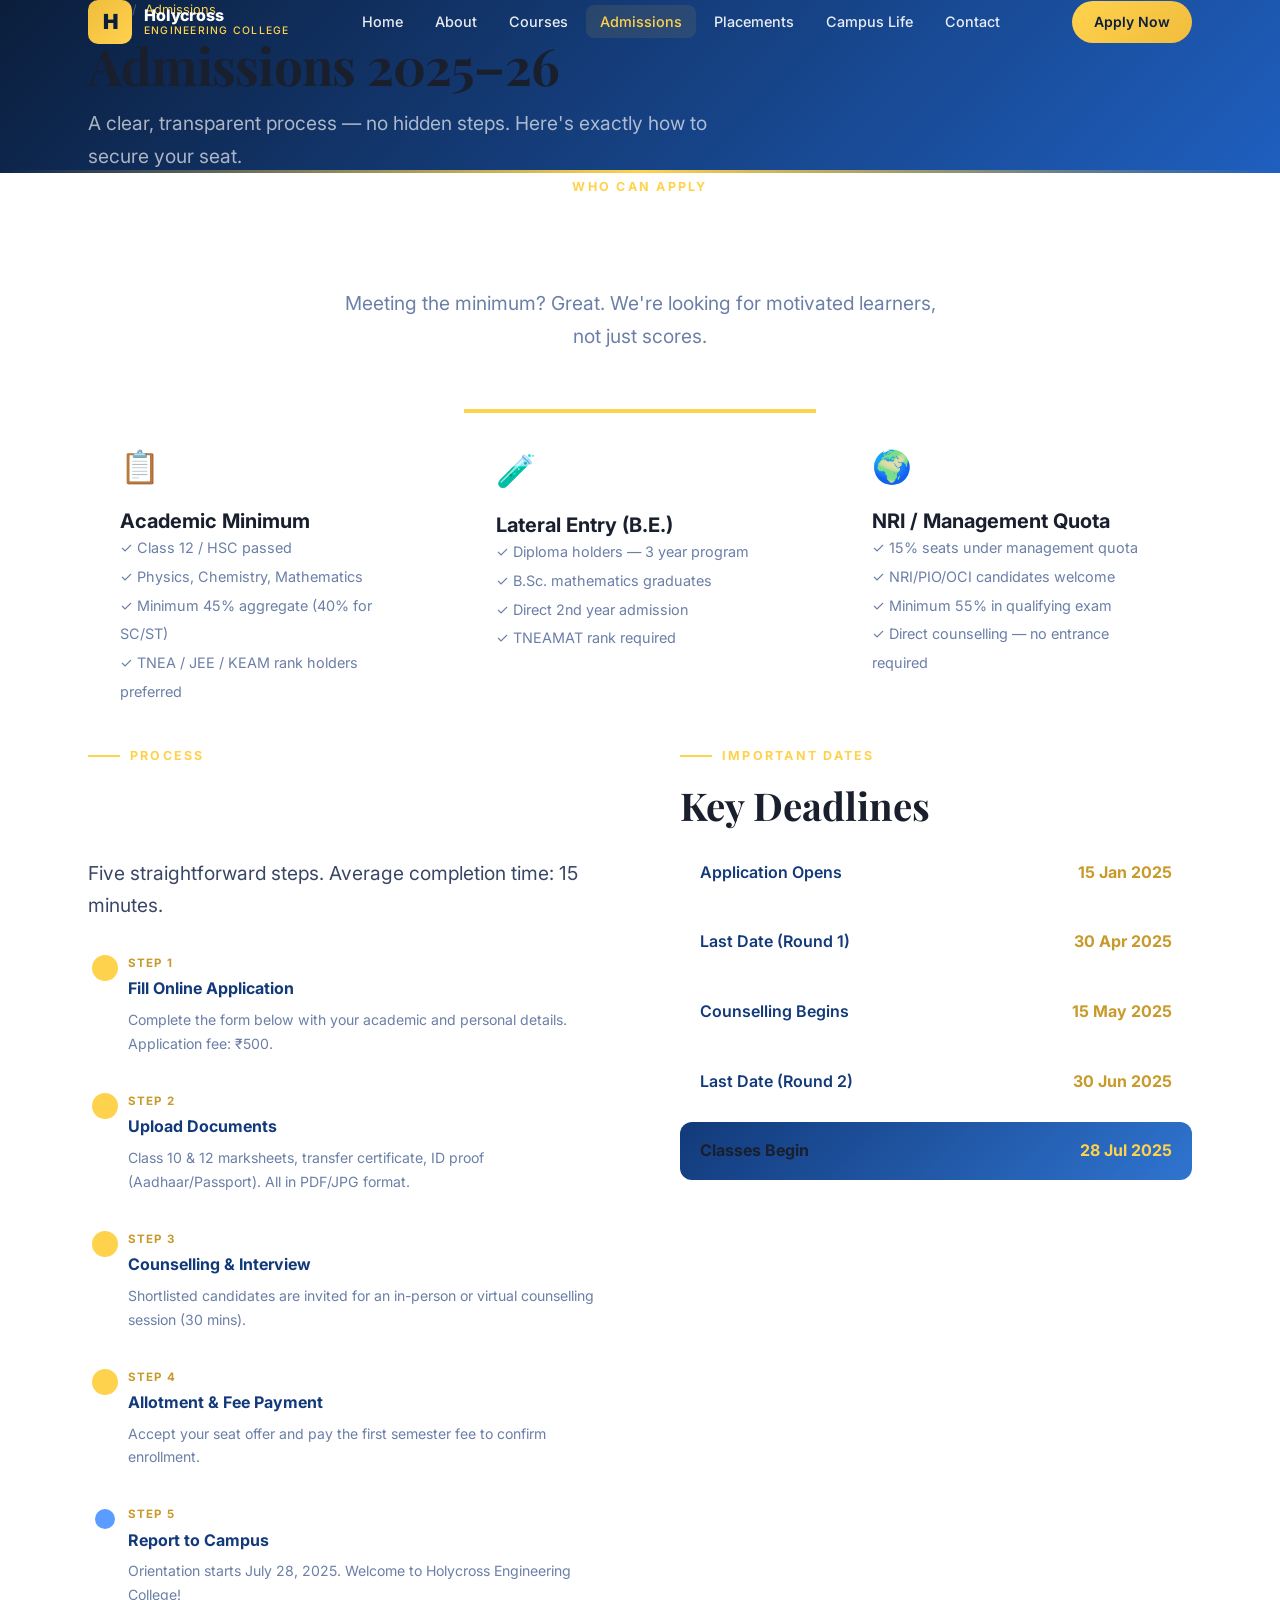
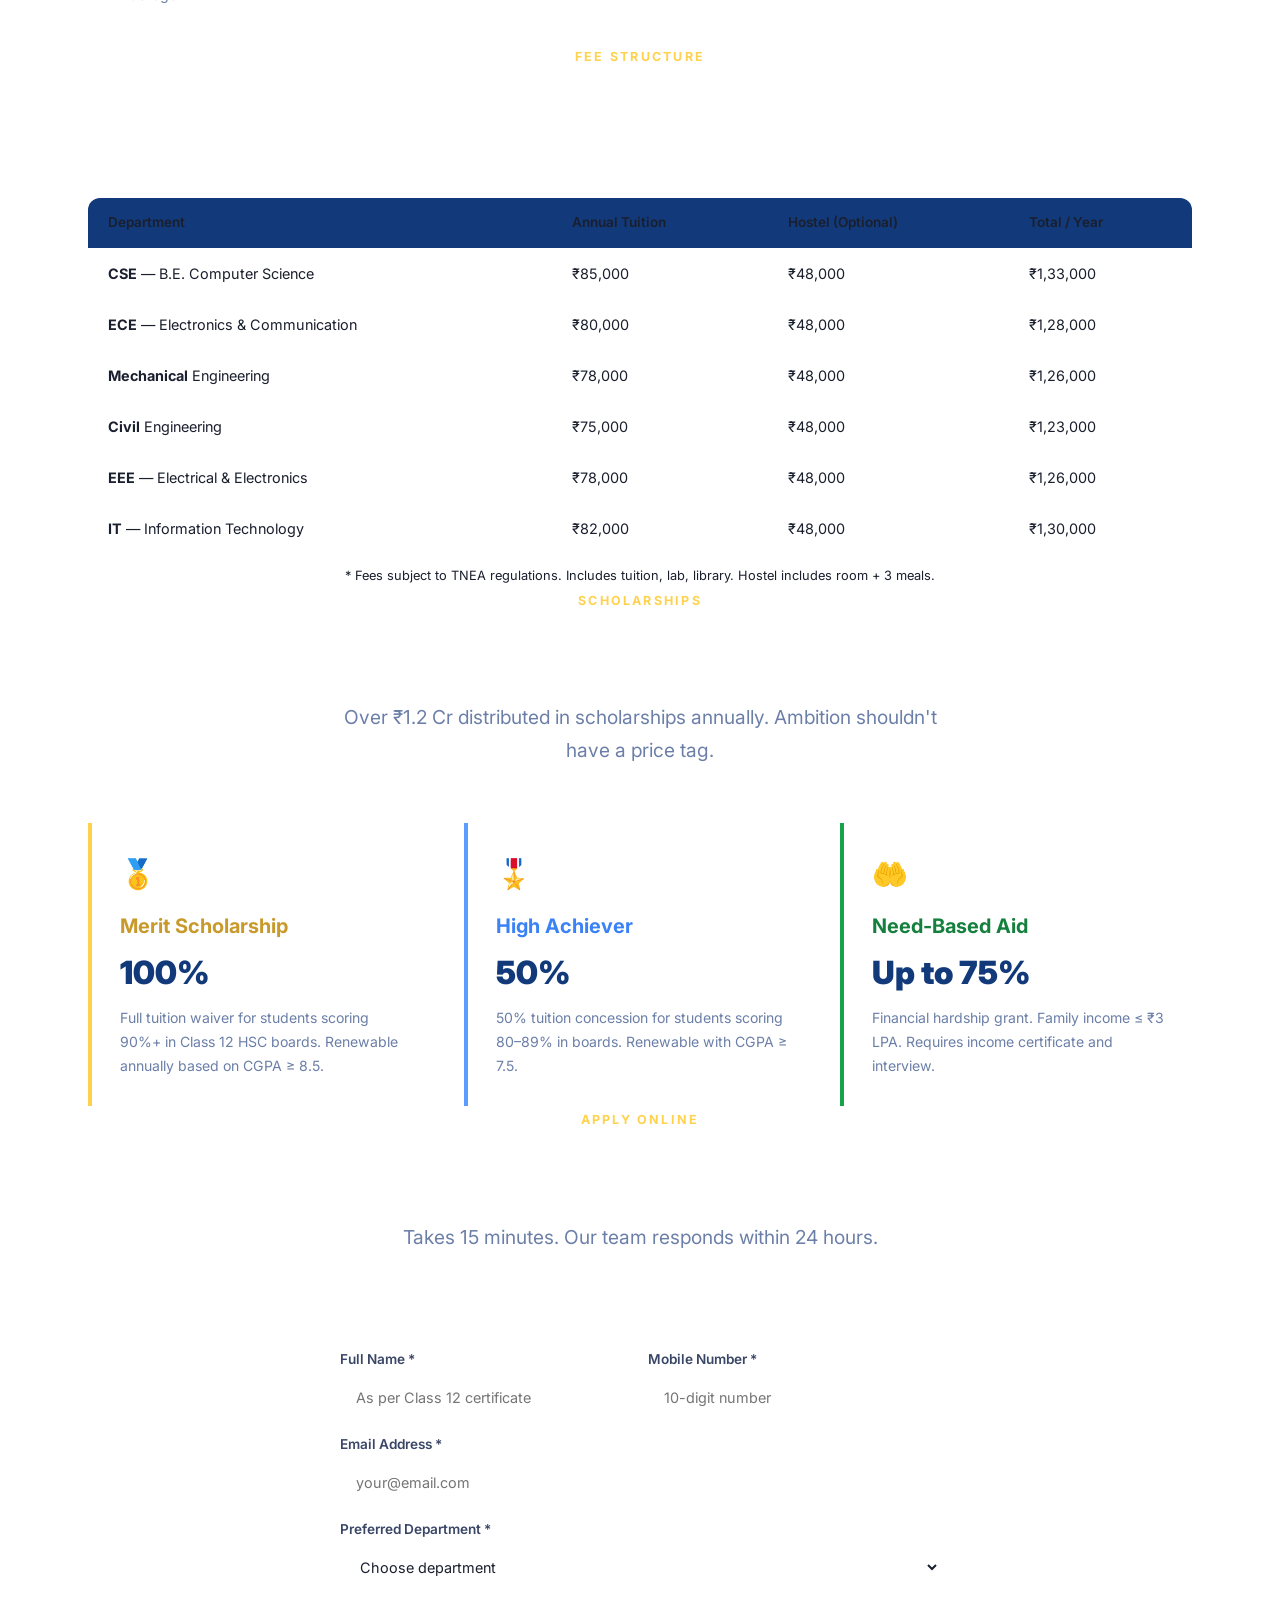
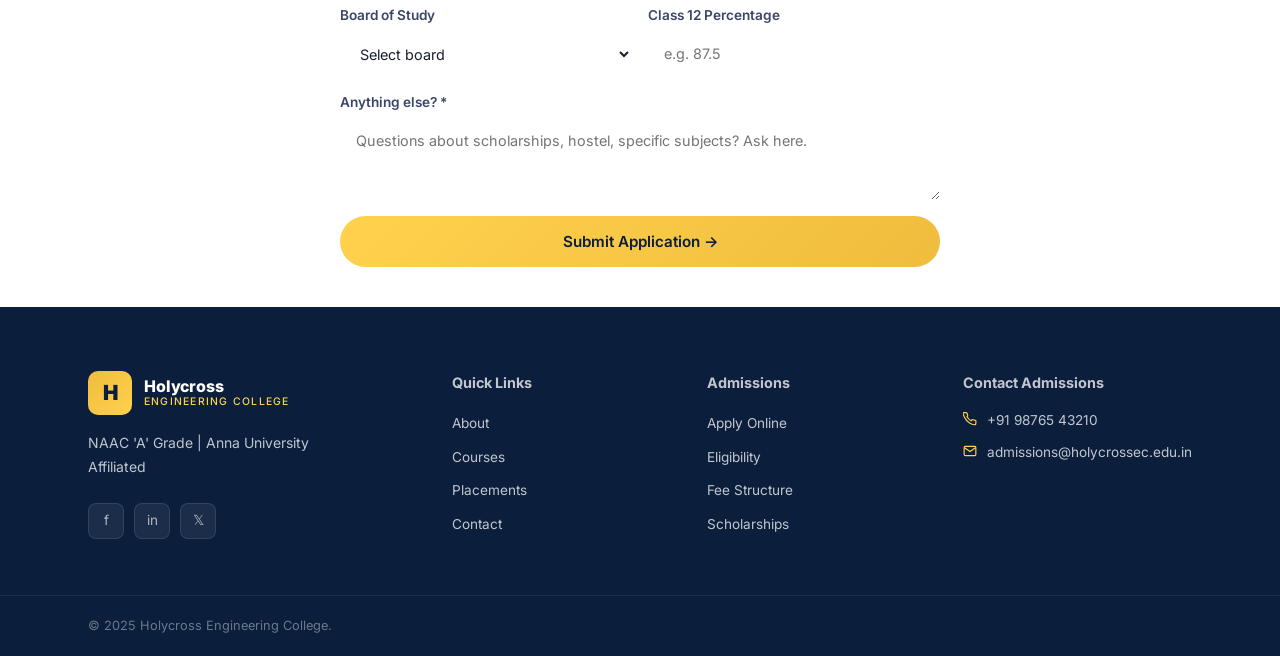
<file: admissions.html>
<!DOCTYPE html>
<html lang="en">
<head>
  <meta charset="UTF-8" />
  <meta name="viewport" content="width=device-width, initial-scale=1.0" />
  <title>Admissions 2025–26 | Holycross Engineering College</title>
  <meta name="description" content="Apply to Holycross Engineering College for 2025–26. Learn about eligibility, fees, scholarships, and the step-by-step application process." />
  <link rel="stylesheet" href="style.css" />
  <style>
    .timeline { position: relative; padding-left: 40px; }
    .timeline::before { content:''; position:absolute; left:14px; top:0; bottom:0; width:2px; background:linear-gradient(var(--blue-300),var(--gold-400)); }
    .timeline-item { position:relative; margin-bottom:36px; }
    .timeline-dot { position:absolute; left:-33px; top:4px; width:20px; height:20px; border-radius:50%; background:var(--gold-400); border:3px solid var(--white); box-shadow:0 0 0 3px var(--gold-400); }
    .timeline-step { font-size:0.72rem; font-weight:700; letter-spacing:0.1em; text-transform:uppercase; color:var(--gold-600); margin-bottom:4px; }
    .timeline-title { font-weight:700; font-size:1rem; color:var(--blue-900); margin-bottom:6px; }
    .timeline-desc { font-size:0.88rem; color:var(--gray-500); line-height:1.7; }
    .fee-table { width:100%; border-collapse:separate; border-spacing:0; border-radius:12px; overflow:hidden; box-shadow:var(--shadow-card); }
    .fee-table th { background:var(--blue-900); color:var(--white); padding:14px 20px; text-align:left; font-size:0.85rem; font-weight:600; }
    .fee-table td { padding:14px 20px; font-size:0.9rem; border-bottom:1px solid var(--gray-100); }
    .fee-table tr:last-child td { border-bottom:none; }
    .fee-table tr:nth-child(even) td { background:var(--gray-50); }
    .scholarship-card { background:var(--white); border-radius:var(--radius-md); padding:28px; border-left:4px solid; box-shadow:var(--shadow-card); transition:var(--transition); }
    .scholarship-card:hover { transform:translateY(-4px); box-shadow:var(--shadow-card-hover); }
  </style>
</head>
<body>

  <nav id="navbar">
    <div class="container"><div class="nav-inner">
      <a href="index.html" class="nav-logo"><div class="nav-logo-icon">H</div><div class="nav-logo-text"><span class="nav-logo-name">Holycross</span><span class="nav-logo-sub">Engineering College</span></div></a>
      <ul class="nav-links">
        <li><a href="index.html">Home</a></li><li><a href="about.html">About</a></li><li><a href="courses.html">Courses</a></li><li><a href="admissions.html" class="active">Admissions</a></li><li><a href="placements.html">Placements</a></li><li><a href="campus.html">Campus Life</a></li><li><a href="contact.html">Contact</a></li>
      </ul>
      <div class="nav-cta"><a href="#apply-form" class="btn btn-primary btn-sm">Apply Now</a></div>
      <button class="hamburger" id="hamburger" aria-label="Toggle menu"><span></span><span></span><span></span></button>
    </div></div>
  </nav>
  <div class="mobile-menu" id="mobileMenu">
    <a href="index.html">Home</a><a href="about.html">About</a><a href="courses.html">Courses</a><a href="admissions.html">Admissions</a><a href="placements.html">Placements</a><a href="campus.html">Campus Life</a><a href="contact.html">Contact</a>
    <a href="#apply-form" style="color:var(--gold-400);font-weight:700;margin-top:8px">→ Apply Now</a>
  </div>

  <!-- BANNER -->
  <section class="page-banner">
    <div class="container page-banner-content">
      <nav class="breadcrumb"><a href="index.html">Home</a><span>/</span><span style="color:var(--gold-400)">Admissions</span></nav>
      <h1 class="t-h1 c-white">Admissions 2025–26</h1>
      <p class="t-lead" style="color:rgba(255,255,255,0.65);margin-top:12px;max-width:640px">A clear, transparent process — no hidden steps. Here's exactly how to secure your seat.</p>
    </div>
  </section>

  <!-- ELIGIBILITY -->
  <section class="section section--light">
    <div class="container">
      <div class="section-header section-header--center reveal">
        <div class="section-label">Who Can Apply</div>
        <h2 class="t-h1 section-title">Eligibility Criteria</h2>
        <p class="t-lead section-sub">Meeting the minimum? Great. We're looking for motivated learners, not just scores.</p>
      </div>
      <div class="grid-3" style="gap:24px">
        <div class="card reveal" style="padding:32px">
          <div style="font-size:2rem;margin-bottom:16px">📋</div>
          <h3 class="t-h3 mb-12">Academic Minimum</h3>
          <ul style="color:var(--gray-500);font-size:0.9rem;line-height:2;list-style:none">
            <li>✓ Class 12 / HSC passed</li>
            <li>✓ Physics, Chemistry, Mathematics</li>
            <li>✓ Minimum 45% aggregate (40% for SC/ST)</li>
            <li>✓ TNEA / JEE / KEAM rank holders preferred</li>
          </ul>
        </div>
        <div class="card reveal" style="padding:32px;border-top:4px solid var(--gold-400)">
          <div style="font-size:2rem;margin-bottom:16px">🧪</div>
          <h3 class="t-h3 mb-12">Lateral Entry (B.E.)</h3>
          <ul style="color:var(--gray-500);font-size:0.9rem;line-height:2;list-style:none">
            <li>✓ Diploma holders — 3 year program</li>
            <li>✓ B.Sc. mathematics graduates</li>
            <li>✓ Direct 2nd year admission</li>
            <li>✓ TNEAMAT rank required</li>
          </ul>
        </div>
        <div class="card reveal" style="padding:32px">
          <div style="font-size:2rem;margin-bottom:16px">🌍</div>
          <h3 class="t-h3 mb-12">NRI / Management Quota</h3>
          <ul style="color:var(--gray-500);font-size:0.9rem;line-height:2;list-style:none">
            <li>✓ 15% seats under management quota</li>
            <li>✓ NRI/PIO/OCI candidates welcome</li>
            <li>✓ Minimum 55% in qualifying exam</li>
            <li>✓ Direct counselling — no entrance required</li>
          </ul>
        </div>
      </div>
    </div>
  </section>

  <!-- HOW TO APPLY -->
  <section class="section">
    <div class="container">
      <div style="display:grid;grid-template-columns:1fr 1fr;gap:80px;align-items:start">
        <div class="reveal-left">
          <div class="section-label">Process</div>
          <h2 class="t-h1 section-title">How to Apply</h2>
          <p class="t-lead mb-32" style="color:var(--gray-700)">Five straightforward steps. Average completion time: 15 minutes.</p>
          <div class="timeline">
            <div class="timeline-item"><div class="timeline-dot"></div><div class="timeline-step">Step 1</div><div class="timeline-title">Fill Online Application</div><div class="timeline-desc">Complete the form below with your academic and personal details. Application fee: ₹500.</div></div>
            <div class="timeline-item"><div class="timeline-dot"></div><div class="timeline-step">Step 2</div><div class="timeline-title">Upload Documents</div><div class="timeline-desc">Class 10 & 12 marksheets, transfer certificate, ID proof (Aadhaar/Passport). All in PDF/JPG format.</div></div>
            <div class="timeline-item"><div class="timeline-dot"></div><div class="timeline-step">Step 3</div><div class="timeline-title">Counselling & Interview</div><div class="timeline-desc">Shortlisted candidates are invited for an in-person or virtual counselling session (30 mins).</div></div>
            <div class="timeline-item"><div class="timeline-dot"></div><div class="timeline-step">Step 4</div><div class="timeline-title">Allotment & Fee Payment</div><div class="timeline-desc">Accept your seat offer and pay the first semester fee to confirm enrollment.</div></div>
            <div class="timeline-item"><div class="timeline-dot" style="background:var(--blue-500);box-shadow:0 0 0 3px var(--blue-300)"></div><div class="timeline-step">Step 5</div><div class="timeline-title">Report to Campus</div><div class="timeline-desc">Orientation starts July 28, 2025. Welcome to Holycross Engineering College!</div></div>
          </div>
        </div>
        <div class="reveal-right">
          <div class="section-label">Important Dates</div>
          <h2 class="t-h2 section-title">Key Deadlines</h2>
          <div style="display:flex;flex-direction:column;gap:12px;margin-bottom:40px">
            <div style="display:flex;justify-content:space-between;align-items:center;padding:16px 20px;border-radius:12px;background:var(--gray-50);border:1px solid var(--gray-200)">
              <span style="font-weight:600;color:var(--blue-900)">Application Opens</span>
              <span style="color:var(--gold-600);font-weight:700">15 Jan 2025</span>
            </div>
            <div style="display:flex;justify-content:space-between;align-items:center;padding:16px 20px;border-radius:12px;background:var(--gray-50);border:1px solid var(--gray-200)">
              <span style="font-weight:600;color:var(--blue-900)">Last Date (Round 1)</span>
              <span style="color:var(--gold-600);font-weight:700">30 Apr 2025</span>
            </div>
            <div style="display:flex;justify-content:space-between;align-items:center;padding:16px 20px;border-radius:12px;background:var(--gray-50);border:1px solid var(--gray-200)">
              <span style="font-weight:600;color:var(--blue-900)">Counselling Begins</span>
              <span style="color:var(--gold-600);font-weight:700">15 May 2025</span>
            </div>
            <div style="display:flex;justify-content:space-between;align-items:center;padding:16px 20px;border-radius:12px;background:var(--gray-50);border:1px solid var(--gray-200)">
              <span style="font-weight:600;color:var(--blue-900)">Last Date (Round 2)</span>
              <span style="color:var(--gold-600);font-weight:700">30 Jun 2025</span>
            </div>
            <div style="display:flex;justify-content:space-between;align-items:center;padding:16px 20px;border-radius:12px;background:linear-gradient(135deg,var(--blue-900),var(--blue-700));border:none">
              <span style="font-weight:700;color:var(--white)">Classes Begin</span>
              <span style="color:var(--gold-400);font-weight:700">28 Jul 2025</span>
            </div>
          </div>
        </div>
      </div>
    </div>
  </section>

  <!-- FEES -->
  <section class="section section--light">
    <div class="container">
      <div class="section-header section-header--center reveal">
        <div class="section-label">Fee Structure</div>
        <h2 class="t-h1 section-title">Transparent Fees — No Surprises</h2>
      </div>
      <div style="overflow-x:auto" class="reveal">
        <table class="fee-table">
          <thead><tr><th>Department</th><th>Annual Tuition</th><th>Hostel (Optional)</th><th>Total / Year</th></tr></thead>
          <tbody>
            <tr><td><strong>CSE</strong> — B.E. Computer Science</td><td>₹85,000</td><td>₹48,000</td><td>₹1,33,000</td></tr>
            <tr><td><strong>ECE</strong> — Electronics & Communication</td><td>₹80,000</td><td>₹48,000</td><td>₹1,28,000</td></tr>
            <tr><td><strong>Mechanical</strong> Engineering</td><td>₹78,000</td><td>₹48,000</td><td>₹1,26,000</td></tr>
            <tr><td><strong>Civil</strong> Engineering</td><td>₹75,000</td><td>₹48,000</td><td>₹1,23,000</td></tr>
            <tr><td><strong>EEE</strong> — Electrical & Electronics</td><td>₹78,000</td><td>₹48,000</td><td>₹1,26,000</td></tr>
            <tr><td><strong>IT</strong> — Information Technology</td><td>₹82,000</td><td>₹48,000</td><td>₹1,30,000</td></tr>
          </tbody>
        </table>
      </div>
      <p style="color:var(--gray-400);font-size:0.8rem;margin-top:12px;text-align:center">* Fees subject to TNEA regulations. Includes tuition, lab, library. Hostel includes room + 3 meals.</p>
    </div>
  </section>

  <!-- SCHOLARSHIPS -->
  <section class="section">
    <div class="container">
      <div class="section-header section-header--center reveal">
        <div class="section-label">Scholarships</div>
        <h2 class="t-h1 section-title">We Invest in Talent</h2>
        <p class="t-lead section-sub">Over ₹1.2 Cr distributed in scholarships annually. Ambition shouldn't have a price tag.</p>
      </div>
      <div class="grid-3" style="gap:24px">
        <div class="scholarship-card reveal" style="border-color:var(--gold-400)">
          <div style="font-size:1.8rem;margin-bottom:16px">🥇</div>
          <h3 class="t-h3 mb-8" style="color:var(--gold-600)">Merit Scholarship</h3>
          <p style="font-size:2rem;font-weight:900;color:var(--blue-900);margin-bottom:8px">100%</p>
          <p style="color:var(--gray-500);font-size:0.88rem;line-height:1.7">Full tuition waiver for students scoring 90%+ in Class 12 HSC boards. Renewable annually based on CGPA ≥ 8.5.</p>
        </div>
        <div class="scholarship-card reveal" style="border-color:var(--blue-500)">
          <div style="font-size:1.8rem;margin-bottom:16px">🎖️</div>
          <h3 class="t-h3 mb-8" style="color:var(--blue-600)">High Achiever</h3>
          <p style="font-size:2rem;font-weight:900;color:var(--blue-900);margin-bottom:8px">50%</p>
          <p style="color:var(--gray-500);font-size:0.88rem;line-height:1.7">50% tuition concession for students scoring 80–89% in boards. Renewable with CGPA ≥ 7.5.</p>
        </div>
        <div class="scholarship-card reveal" style="border-color:#16a34a">
          <div style="font-size:1.8rem;margin-bottom:16px">🤲</div>
          <h3 class="t-h3 mb-8" style="color:#15803d">Need-Based Aid</h3>
          <p style="font-size:2rem;font-weight:900;color:var(--blue-900);margin-bottom:8px">Up to 75%</p>
          <p style="color:var(--gray-500);font-size:0.88rem;line-height:1.7">Financial hardship grant. Family income ≤ ₹3 LPA. Requires income certificate and interview.</p>
        </div>
      </div>
    </div>
  </section>

  <!-- APPLICATION FORM -->
  <section class="section section--light" id="apply-form">
    <div class="container">
      <div class="section-header section-header--center reveal">
        <div class="section-label">Apply Online</div>
        <h2 class="t-h1 section-title">Submit Your Application</h2>
        <p class="t-lead section-sub">Takes 15 minutes. Our team responds within 24 hours.</p>
      </div>
      <div style="max-width:680px;margin:0 auto" class="reveal">
        <div class="card" style="padding:40px">
          <form id="inquiryForm" novalidate>
            <div class="form-grid">
              <div class="form-group"><label class="form-label" for="appName">Full Name *</label><input type="text" id="appName" name="name" class="form-input" placeholder="As per Class 12 certificate" autocomplete="name" /></div>
              <div class="form-group"><label class="form-label" for="appPhone">Mobile Number *</label><input type="tel" id="appPhone" name="phone" class="form-input" placeholder="10-digit number" maxlength="10" /></div>
              <div class="form-group full"><label class="form-label" for="appEmail">Email Address *</label><input type="email" id="appEmail" name="email" class="form-input" placeholder="your@email.com" autocomplete="email" /></div>
              <div class="form-group full"><label class="form-label" for="appCourse">Preferred Department *</label>
                <select id="appCourse" name="course" class="form-select">
                  <option value="">Choose department</option>
                  <option value="cse">B.E. Computer Science & Engineering</option>
                  <option value="ece">B.E. Electronics & Communication</option>
                  <option value="mech">B.E. Mechanical Engineering</option>
                  <option value="civil">B.E. Civil Engineering</option>
                  <option value="eee">B.E. Electrical & Electronics</option>
                  <option value="it">B.Tech Information Technology</option>
                </select>
              </div>
              <div class="form-group"><label class="form-label" for="appBoard">Board of Study</label><select id="appBoard" name="board" class="form-select"><option value="">Select board</option><option>Tamil Nadu State Board</option><option>CBSE</option><option>ICSE</option><option>Other</option></select></div>
              <div class="form-group"><label class="form-label" for="appMarks">Class 12 Percentage</label><input type="number" id="appMarks" name="marks" class="form-input" placeholder="e.g. 87.5" min="0" max="100" /></div>
              <div class="form-group full"><label class="form-label" for="appMessage">Anything else? *</label><textarea id="appMessage" name="message" class="form-textarea" placeholder="Questions about scholarships, hostel, specific subjects? Ask here." style="min-height:80px"></textarea></div>
              <div class="form-group full"><button type="submit" class="btn btn-primary" style="width:100%;justify-content:center;padding:16px" id="admissionsSubmitBtn">Submit Application →</button></div>
            </div>
          </form>
        </div>
      </div>
    </div>
  </section>

  <footer>
    <div class="container"><div class="footer-grid">
      <div class="footer-brand"><a href="index.html" class="nav-logo"><div class="nav-logo-icon">H</div><div class="nav-logo-text"><span class="nav-logo-name">Holycross</span><span class="nav-logo-sub">Engineering College</span></div></a><p>NAAC 'A' Grade | Anna University Affiliated</p><div class="footer-social"><a href="#" class="social-btn">f</a><a href="#" class="social-btn">in</a><a href="#" class="social-btn">𝕏</a></div></div>
      <div class="footer-col"><h4>Quick Links</h4><ul class="footer-links"><li><a href="about.html">About</a></li><li><a href="courses.html">Courses</a></li><li><a href="placements.html">Placements</a></li><li><a href="contact.html">Contact</a></li></ul></div>
      <div class="footer-col"><h4>Admissions</h4><ul class="footer-links"><li><a href="#apply-form">Apply Online</a></li><li><a href="#eligibility">Eligibility</a></li><li><a href="#fees">Fee Structure</a></li><li><a href="#scholarships">Scholarships</a></li></ul></div>
      <div class="footer-col"><h4>Contact Admissions</h4><div class="footer-contact-item"><svg width="14" height="14" viewBox="0 0 24 24" fill="none" stroke="currentColor" stroke-width="2"><path d="M22 16.92v3a2 2 0 01-2.18 2 19.79 19.79 0 01-8.63-3.07A19.5 19.5 0 013.07 9.81a19.79 19.79 0 01-3.07-8.64A2 2 0 012.18 1h3a2 2 0 012 1.72c.127.96.361 1.903.7 2.81a2 2 0 01-.45 2.11L6.91 8.15a16 16 0 006.94 6.94l1.41-1.41a2 2 0 012.11-.45c.907.339 1.85.573 2.81.7A2 2 0 0122 16.92z"/></svg><a href="tel:+919876543210" style="color:inherit">+91 98765 43210</a></div><div class="footer-contact-item"><svg width="14" height="14" viewBox="0 0 24 24" fill="none" stroke="currentColor" stroke-width="2"><path d="M4 4h16c1.1 0 2 .9 2 2v12c0 1.1-.9 2-2 2H4c-1.1 0-2-.9-2-2V6c0-1.1.9-2 2-2z"/><polyline points="22,6 12,13 2,6"/></svg><a href="mailto:admissions@holycrossec.edu.in" style="color:inherit">admissions@holycrossec.edu.in</a></div></div>
    </div></div>
    <div class="footer-bottom"><div class="container"><div class="footer-bottom" style="border:none;padding:0"><span>© 2025 Holycross Engineering College.</span></div></div></div>
  </footer>

  <script src="main.js"></script>
</body>
</html>
</file>
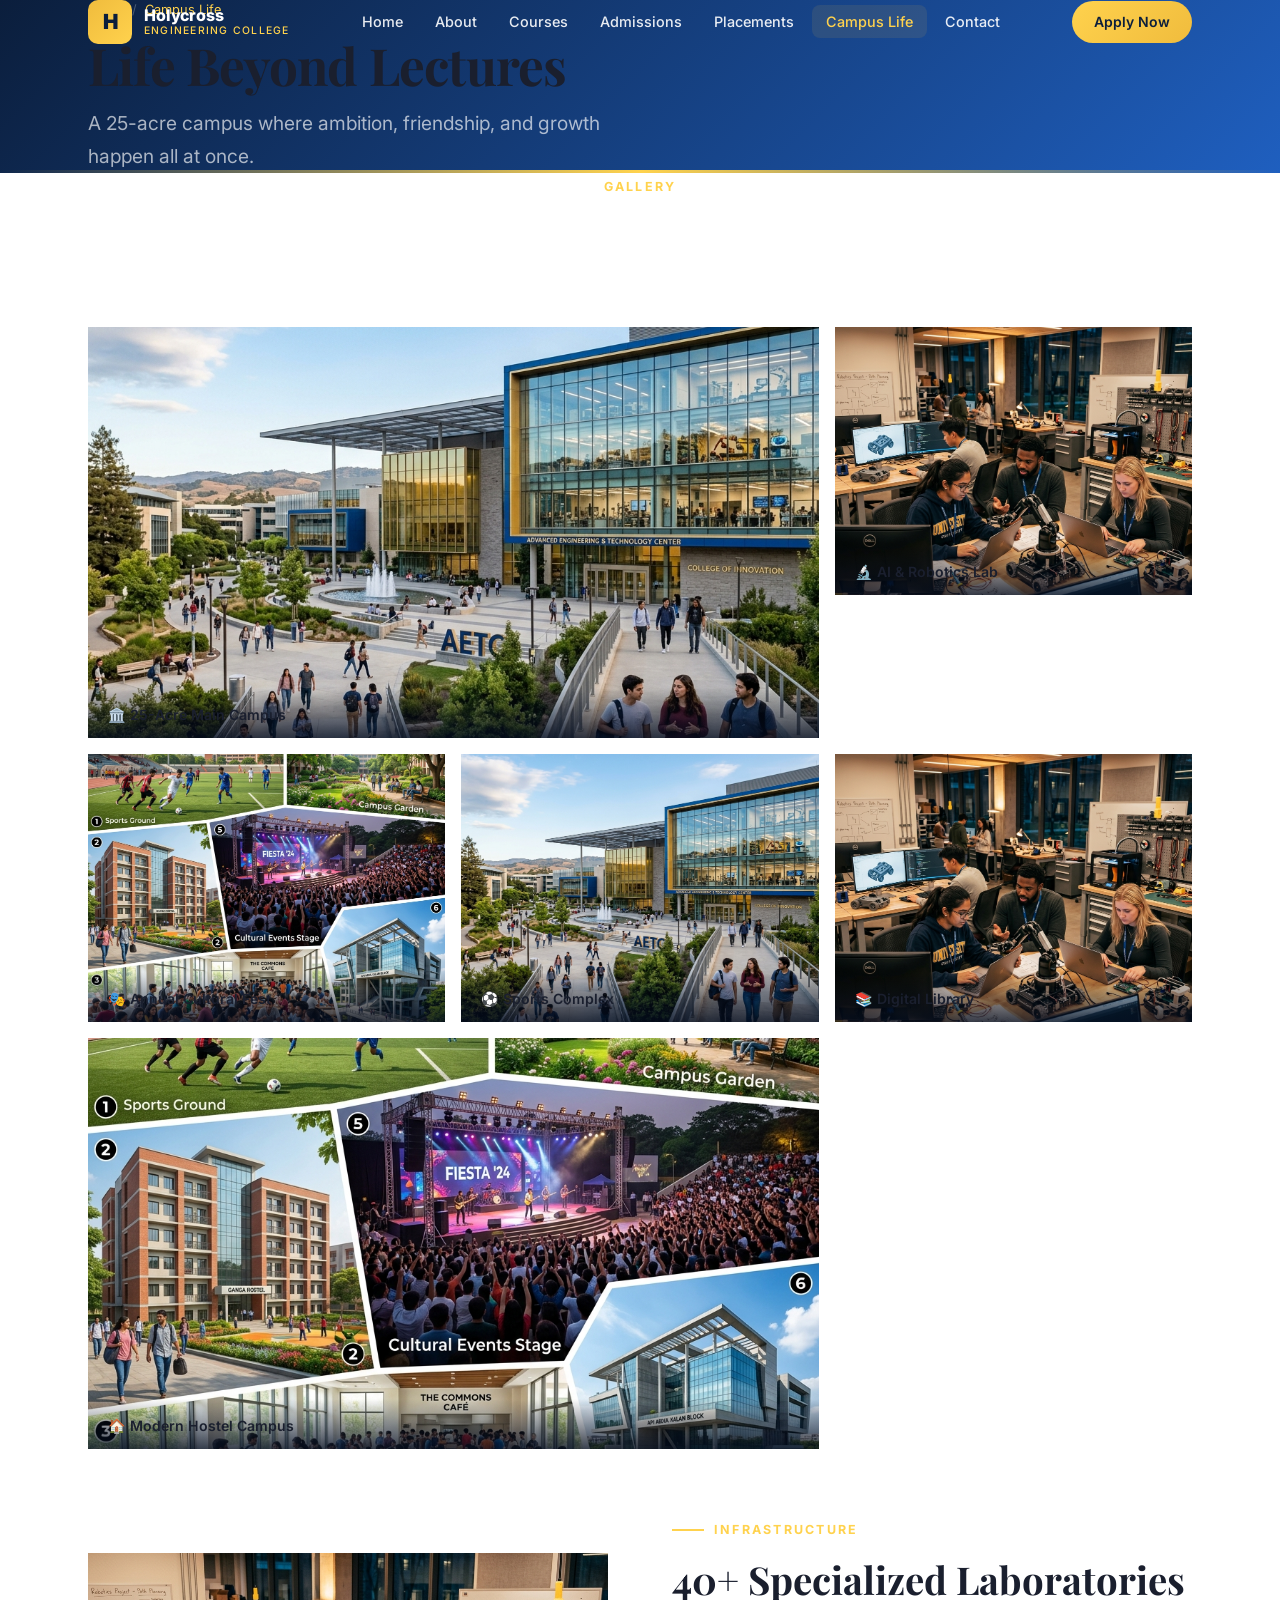
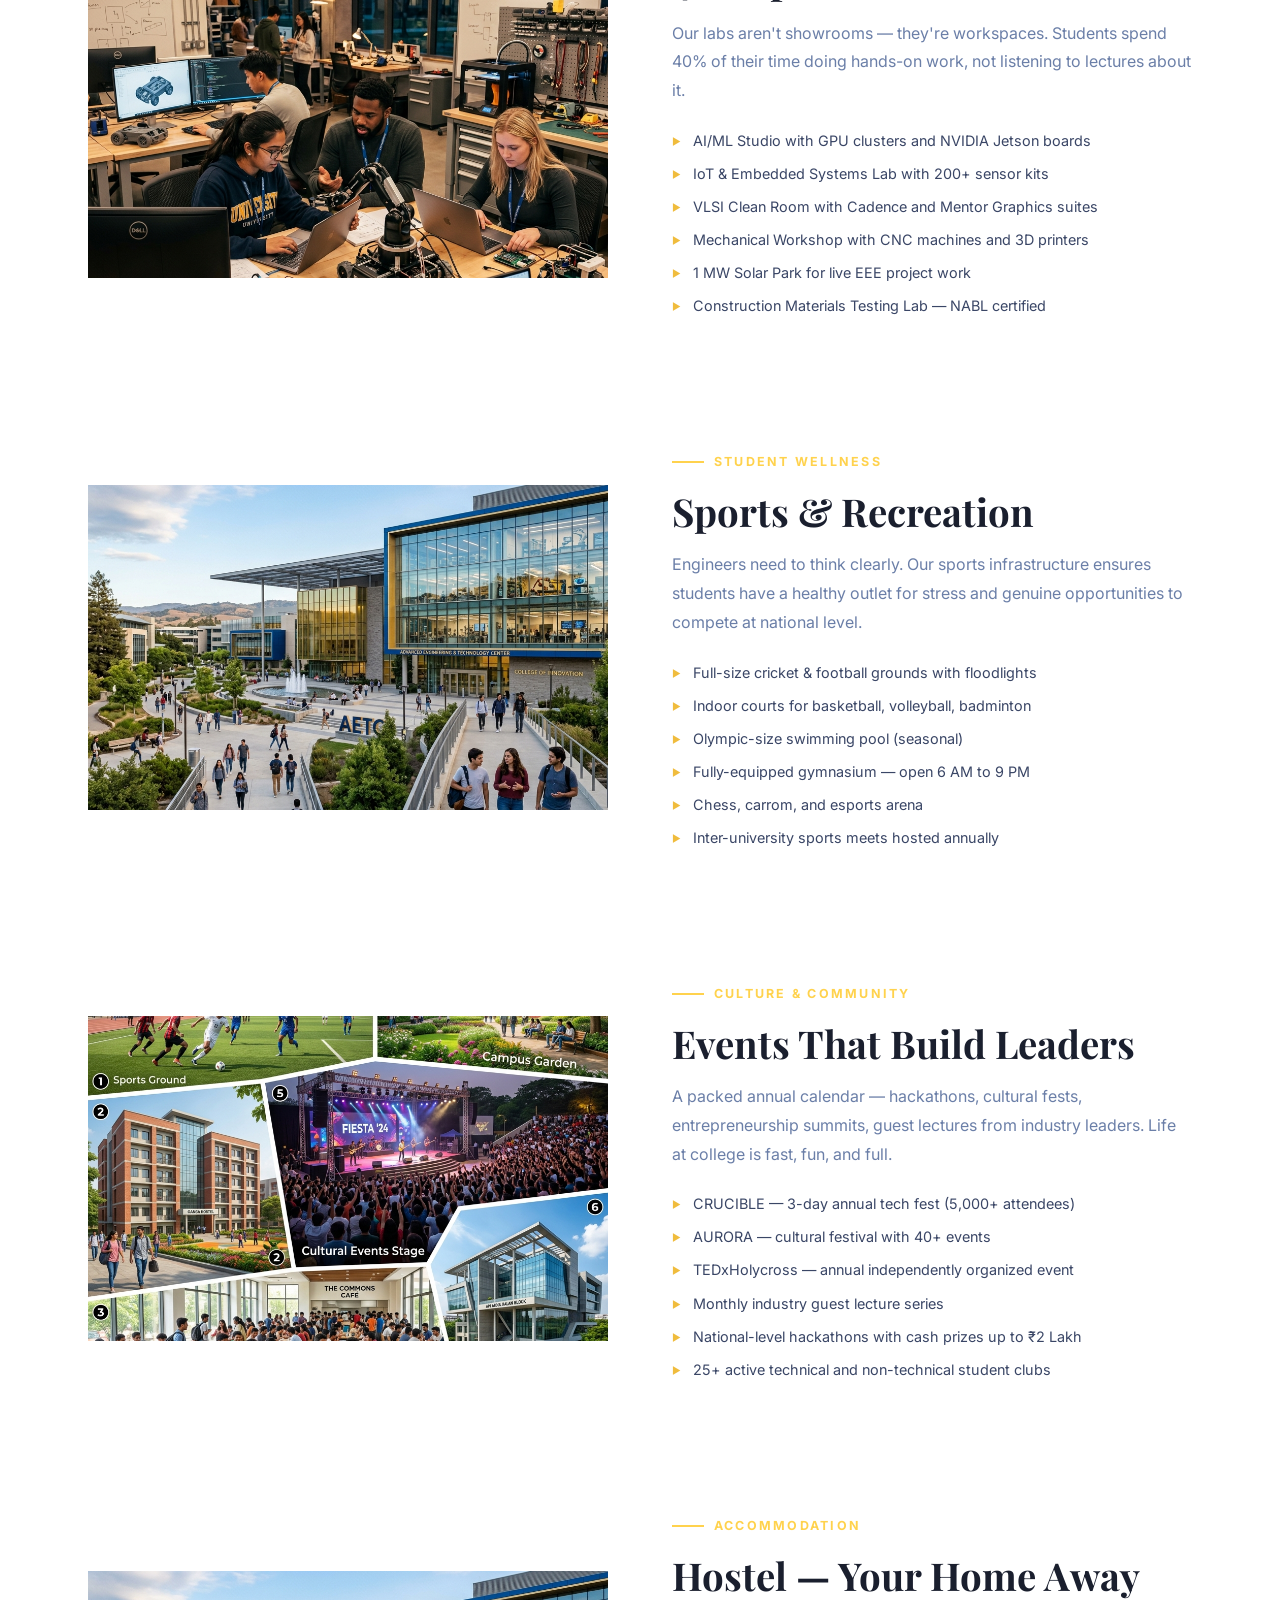
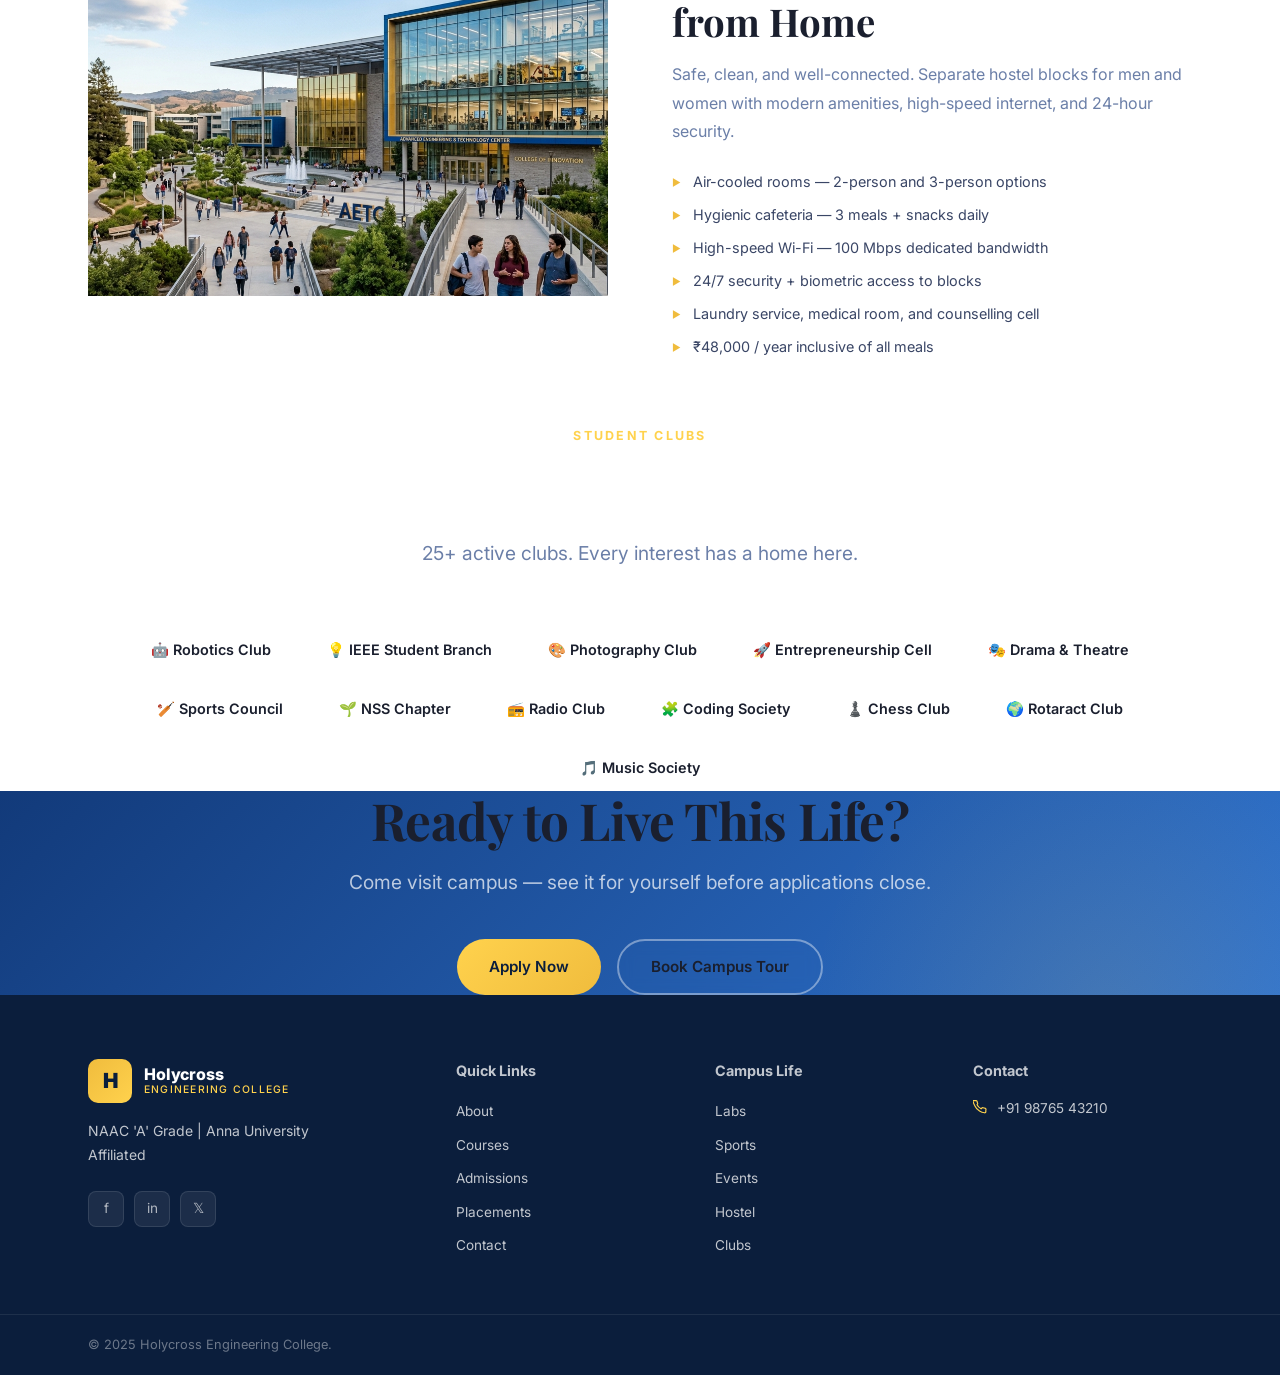
<file: campus.html>
<!DOCTYPE html>
<html lang="en">
<head>
  <meta charset="UTF-8" />
  <meta name="viewport" content="width=device-width, initial-scale=1.0" />
  <title>Campus Life | Holycross Engineering College</title>
  <meta name="description" content="Experience campus life at Holycross Engineering College — world-class labs, sports facilities, cultural events, hostel, and a vibrant student community." />
  <link rel="stylesheet" href="style.css" />
  <style>
    .life-feature {
      display: grid; grid-template-columns: 1fr 1fr;
      gap: 64px; align-items: center;
      padding: 64px 0;
      border-bottom: 1px solid var(--gray-100);
    }
    .life-feature:last-child { border-bottom: none; }
    .life-feature:nth-child(even) > div:first-child { order: 2; }
    .life-feature:nth-child(even) > div:last-child  { order: 1; }
    .life-img { border-radius: var(--radius-lg); overflow: hidden; aspect-ratio: 16/10; }
    .life-img img { width:100%;height:100%;object-fit:cover; }
    .facility-points { display: flex; flex-direction: column; gap: 10px; margin-top: 24px; }
    .facility-point { display: flex; gap: 12px; align-items: flex-start; font-size: 0.9rem; color: var(--gray-700); line-height: 1.6; }
    .facility-point::before { content: '▶'; color: var(--gold-500); font-size: 0.6rem; margin-top: 5px; flex-shrink: 0; }
    .event-card {
      background: var(--white); border-radius: var(--radius-md);
      border: 1px solid var(--gray-100); overflow: hidden;
      box-shadow: var(--shadow-card); transition: var(--transition);
    }
    .event-card:hover { transform: translateY(-6px); box-shadow: var(--shadow-card-hover); }
    .event-card-img { aspect-ratio: 16/9; overflow: hidden; }
    .event-card-img img { width:100%;height:100%;object-fit:cover;transition:transform 0.5s ease; }
    .event-card:hover .event-card-img img { transform: scale(1.06); }
    .event-card-body { padding: 20px 22px; }
    .event-tag { display:inline-block;background:var(--gray-100);color:var(--gray-700);font-size:0.72rem;font-weight:700;padding:3px 10px;border-radius:50px;margin-bottom:10px; }
    @media (max-width:768px) {
      .life-feature { grid-template-columns:1fr; gap:28px; }
      .life-feature:nth-child(even) > div:first-child { order:0; }
      .life-feature:nth-child(even) > div:last-child  { order:0; }
    }
  </style>
</head>
<body>

  <nav id="navbar">
    <div class="container"><div class="nav-inner">
      <a href="index.html" class="nav-logo"><div class="nav-logo-icon">H</div><div class="nav-logo-text"><span class="nav-logo-name">Holycross</span><span class="nav-logo-sub">Engineering College</span></div></a>
      <ul class="nav-links">
        <li><a href="index.html">Home</a></li><li><a href="about.html">About</a></li><li><a href="courses.html">Courses</a></li><li><a href="admissions.html">Admissions</a></li><li><a href="placements.html">Placements</a></li><li><a href="campus.html" class="active">Campus Life</a></li><li><a href="contact.html">Contact</a></li>
      </ul>
      <div class="nav-cta"><a href="admissions.html" class="btn btn-primary btn-sm">Apply Now</a></div>
      <button class="hamburger" id="hamburger" aria-label="Toggle menu"><span></span><span></span><span></span></button>
    </div></div>
  </nav>
  <div class="mobile-menu" id="mobileMenu">
    <a href="index.html">Home</a><a href="about.html">About</a><a href="courses.html">Courses</a><a href="admissions.html">Admissions</a><a href="placements.html">Placements</a><a href="campus.html">Campus Life</a><a href="contact.html">Contact</a>
    <a href="admissions.html" style="color:var(--gold-400);font-weight:700;margin-top:8px">→ Apply Now</a>
  </div>

  <!-- BANNER -->
  <section class="page-banner">
    <div class="container page-banner-content">
      <nav class="breadcrumb"><a href="index.html">Home</a><span>/</span><span style="color:var(--gold-400)">Campus Life</span></nav>
      <h1 class="t-h1 c-white">Life Beyond Lectures</h1>
      <p class="t-lead" style="color:rgba(255,255,255,0.65);margin-top:12px;max-width:580px">A 25-acre campus where ambition, friendship, and growth happen all at once.</p>
    </div>
  </section>

  <!-- PHOTO GRID -->
  <section class="section section--light">
    <div class="container">
      <div class="section-header section-header--center reveal">
        <div class="section-label">Gallery</div>
        <h2 class="t-h1 section-title">See It to Believe It</h2>
      </div>
      <div class="campus-grid reveal">
        <div class="campus-item wide">
          <img src="assets/campus_hero.png" alt="Main campus aerial view" loading="lazy" />
          <div class="campus-item-caption">🏛️ 25-Acre Main Campus</div>
        </div>
        <div class="campus-item">
          <img src="assets/students_lab.png" alt="Students in lab" loading="lazy" />
          <div class="campus-item-caption">🔬 AI & Robotics Lab</div>
        </div>
        <div class="campus-item">
          <img src="assets/campus_life.png" alt="Cultural event" loading="lazy" />
          <div class="campus-item-caption">🎭 Annual Cultural Fest</div>
        </div>
        <div class="campus-item">
          <img src="assets/campus_hero.png" alt="Sports ground" loading="lazy" />
          <div class="campus-item-caption">⚽ Sports Complex</div>
        </div>
        <div class="campus-item">
          <img src="assets/students_lab.png" alt="Library" loading="lazy" />
          <div class="campus-item-caption">📚 Digital Library</div>
        </div>
        <div class="campus-item wide">
          <img src="assets/campus_life.png" alt="Hostel campus" loading="lazy" />
          <div class="campus-item-caption">🏠 Modern Hostel Campus</div>
        </div>
      </div>
    </div>
  </section>

  <!-- FACILITIES DETAIL -->
  <section class="section">
    <div class="container">

      <div class="life-feature">
        <div class="life-img reveal-left">
          <img src="assets/students_lab.png" alt="Advanced laboratories" loading="lazy" />
        </div>
        <div class="reveal-right">
          <div class="section-label">Infrastructure</div>
          <h2 class="t-h2 section-title">40+ Specialized Laboratories</h2>
          <p style="color:var(--gray-500);line-height:1.8;margin-bottom:16px">Our labs aren't showrooms — they're workspaces. Students spend 40% of their time doing hands-on work, not listening to lectures about it.</p>
          <div class="facility-points">
            <div class="facility-point">AI/ML Studio with GPU clusters and NVIDIA Jetson boards</div>
            <div class="facility-point">IoT & Embedded Systems Lab with 200+ sensor kits</div>
            <div class="facility-point">VLSI Clean Room with Cadence and Mentor Graphics suites</div>
            <div class="facility-point">Mechanical Workshop with CNC machines and 3D printers</div>
            <div class="facility-point">1 MW Solar Park for live EEE project work</div>
            <div class="facility-point">Construction Materials Testing Lab — NABL certified</div>
          </div>
        </div>
      </div>

      <div class="life-feature">
        <div class="reveal-left">
          <div class="section-label">Student Wellness</div>
          <h2 class="t-h2 section-title">Sports & Recreation</h2>
          <p style="color:var(--gray-500);line-height:1.8;margin-bottom:16px">Engineers need to think clearly. Our sports infrastructure ensures students have a healthy outlet for stress and genuine opportunities to compete at national level.</p>
          <div class="facility-points">
            <div class="facility-point">Full-size cricket & football grounds with floodlights</div>
            <div class="facility-point">Indoor courts for basketball, volleyball, badminton</div>
            <div class="facility-point">Olympic-size swimming pool (seasonal)</div>
            <div class="facility-point">Fully-equipped gymnasium — open 6 AM to 9 PM</div>
            <div class="facility-point">Chess, carrom, and esports arena</div>
            <div class="facility-point">Inter-university sports meets hosted annually</div>
          </div>
        </div>
        <div class="life-img reveal-right">
          <img src="assets/campus_hero.png" alt="Sports facilities" loading="lazy" />
        </div>
      </div>

      <div class="life-feature">
        <div class="life-img reveal-left">
          <img src="assets/campus_life.png" alt="Cultural events" loading="lazy" />
        </div>
        <div class="reveal-right">
          <div class="section-label">Culture & Community</div>
          <h2 class="t-h2 section-title">Events That Build Leaders</h2>
          <p style="color:var(--gray-500);line-height:1.8;margin-bottom:16px">A packed annual calendar — hackathons, cultural fests, entrepreneurship summits, guest lectures from industry leaders. Life at college is fast, fun, and full.</p>
          <div class="facility-points">
            <div class="facility-point">CRUCIBLE — 3-day annual tech fest (5,000+ attendees)</div>
            <div class="facility-point">AURORA — cultural festival with 40+ events</div>
            <div class="facility-point">TEDxHolycross — annual independently organized event</div>
            <div class="facility-point">Monthly industry guest lecture series</div>
            <div class="facility-point">National-level hackathons with cash prizes up to ₹2 Lakh</div>
            <div class="facility-point">25+ active technical and non-technical student clubs</div>
          </div>
        </div>
      </div>

      <div class="life-feature">
        <div class="reveal-left">
          <div class="section-label">Accommodation</div>
          <h2 class="t-h2 section-title">Hostel — Your Home Away from Home</h2>
          <p style="color:var(--gray-500);line-height:1.8;margin-bottom:16px">Safe, clean, and well-connected. Separate hostel blocks for men and women with modern amenities, high-speed internet, and 24-hour security.</p>
          <div class="facility-points">
            <div class="facility-point">Air-cooled rooms — 2-person and 3-person options</div>
            <div class="facility-point">Hygienic cafeteria — 3 meals + snacks daily</div>
            <div class="facility-point">High-speed Wi-Fi — 100 Mbps dedicated bandwidth</div>
            <div class="facility-point">24/7 security + biometric access to blocks</div>
            <div class="facility-point">Laundry service, medical room, and counselling cell</div>
            <div class="facility-point">₹48,000 / year inclusive of all meals</div>
          </div>
        </div>
        <div class="life-img reveal-right">
          <img src="assets/campus_hero.png" alt="Hostel campus" loading="lazy" />
        </div>
      </div>

    </div>
  </section>

  <!-- CLUBS -->
  <section class="section section--light">
    <div class="container">
      <div class="section-header section-header--center reveal">
        <div class="section-label">Student Clubs</div>
        <h2 class="t-h1 section-title">Find Your Tribe</h2>
        <p class="t-lead section-sub">25+ active clubs. Every interest has a home here.</p>
      </div>
      <div style="display:flex;flex-wrap:wrap;gap:12px;justify-content:center" class="reveal">
        <span style="background:var(--white);border:1px solid var(--gray-200);border-radius:50px;padding:12px 22px;font-weight:600;font-size:0.9rem">🤖 Robotics Club</span>
        <span style="background:var(--white);border:1px solid var(--gray-200);border-radius:50px;padding:12px 22px;font-weight:600;font-size:0.9rem">💡 IEEE Student Branch</span>
        <span style="background:var(--white);border:1px solid var(--gray-200);border-radius:50px;padding:12px 22px;font-weight:600;font-size:0.9rem">🎨 Photography Club</span>
        <span style="background:var(--white);border:1px solid var(--gray-200);border-radius:50px;padding:12px 22px;font-weight:600;font-size:0.9rem">🚀 Entrepreneurship Cell</span>
        <span style="background:var(--white);border:1px solid var(--gray-200);border-radius:50px;padding:12px 22px;font-weight:600;font-size:0.9rem">🎭 Drama & Theatre</span>
        <span style="background:var(--white);border:1px solid var(--gray-200);border-radius:50px;padding:12px 22px;font-weight:600;font-size:0.9rem">🏏 Sports Council</span>
        <span style="background:var(--white);border:1px solid var(--gray-200);border-radius:50px;padding:12px 22px;font-weight:600;font-size:0.9rem">🌱 NSS Chapter</span>
        <span style="background:var(--white);border:1px solid var(--gray-200);border-radius:50px;padding:12px 22px;font-weight:600;font-size:0.9rem">📻 Radio Club</span>
        <span style="background:var(--white);border:1px solid var(--gray-200);border-radius:50px;padding:12px 22px;font-weight:600;font-size:0.9rem">🧩 Coding Society</span>
        <span style="background:var(--white);border:1px solid var(--gray-200);border-radius:50px;padding:12px 22px;font-weight:600;font-size:0.9rem">♟️ Chess Club</span>
        <span style="background:var(--white);border:1px solid var(--gray-200);border-radius:50px;padding:12px 22px;font-weight:600;font-size:0.9rem">🌍 Rotaract Club</span>
        <span style="background:var(--white);border:1px solid var(--gray-200);border-radius:50px;padding:12px 22px;font-weight:600;font-size:0.9rem">🎵 Music Society</span>
      </div>
    </div>
  </section>

  <!-- CTA -->
  <section class="section cta-section">
    <div class="container"><div class="cta-content reveal">
      <h2 class="t-h1 c-white section-title">Ready to Live This Life?</h2>
      <p class="t-lead" style="color:rgba(255,255,255,0.7)">Come visit campus — see it for yourself before applications close.</p>
      <div class="cta-actions">
        <a href="admissions.html" class="btn btn-primary">Apply Now</a>
        <a href="contact.html" class="btn btn-outline">Book Campus Tour</a>
      </div>
    </div></div>
  </section>

  <footer>
    <div class="container"><div class="footer-grid">
      <div class="footer-brand"><a href="index.html" class="nav-logo"><div class="nav-logo-icon">H</div><div class="nav-logo-text"><span class="nav-logo-name">Holycross</span><span class="nav-logo-sub">Engineering College</span></div></a><p>NAAC 'A' Grade | Anna University Affiliated</p><div class="footer-social"><a href="#" class="social-btn">f</a><a href="#" class="social-btn">in</a><a href="#" class="social-btn">𝕏</a></div></div>
      <div class="footer-col"><h4>Quick Links</h4><ul class="footer-links"><li><a href="about.html">About</a></li><li><a href="courses.html">Courses</a></li><li><a href="admissions.html">Admissions</a></li><li><a href="placements.html">Placements</a></li><li><a href="contact.html">Contact</a></li></ul></div>
      <div class="footer-col"><h4>Campus Life</h4><ul class="footer-links"><li><a href="#labs">Labs</a></li><li><a href="#sports">Sports</a></li><li><a href="#events">Events</a></li><li><a href="#hostel">Hostel</a></li><li><a href="#clubs">Clubs</a></li></ul></div>
      <div class="footer-col"><h4>Contact</h4><div class="footer-contact-item"><svg width="14" height="14" viewBox="0 0 24 24" fill="none" stroke="currentColor" stroke-width="2"><path d="M22 16.92v3a2 2 0 01-2.18 2 19.79 19.79 0 01-8.63-3.07A19.5 19.5 0 013.07 9.81a19.79 19.79 0 01-3.07-8.64A2 2 0 012.18 1h3a2 2 0 012 1.72c.127.96.361 1.903.7 2.81a2 2 0 01-.45 2.11L6.91 8.15a16 16 0 006.94 6.94l1.41-1.41a2 2 0 012.11-.45c.907.339 1.85.573 2.81.7A2 2 0 0122 16.92z"/></svg><a href="tel:+919876543210" style="color:inherit">+91 98765 43210</a></div></div>
    </div></div>
    <div class="footer-bottom"><div class="container"><div class="footer-bottom" style="border:none;padding:0"><span>© 2025 Holycross Engineering College.</span></div></div></div>
  </footer>

  <script src="main.js"></script>
</body>
</html>
</file>
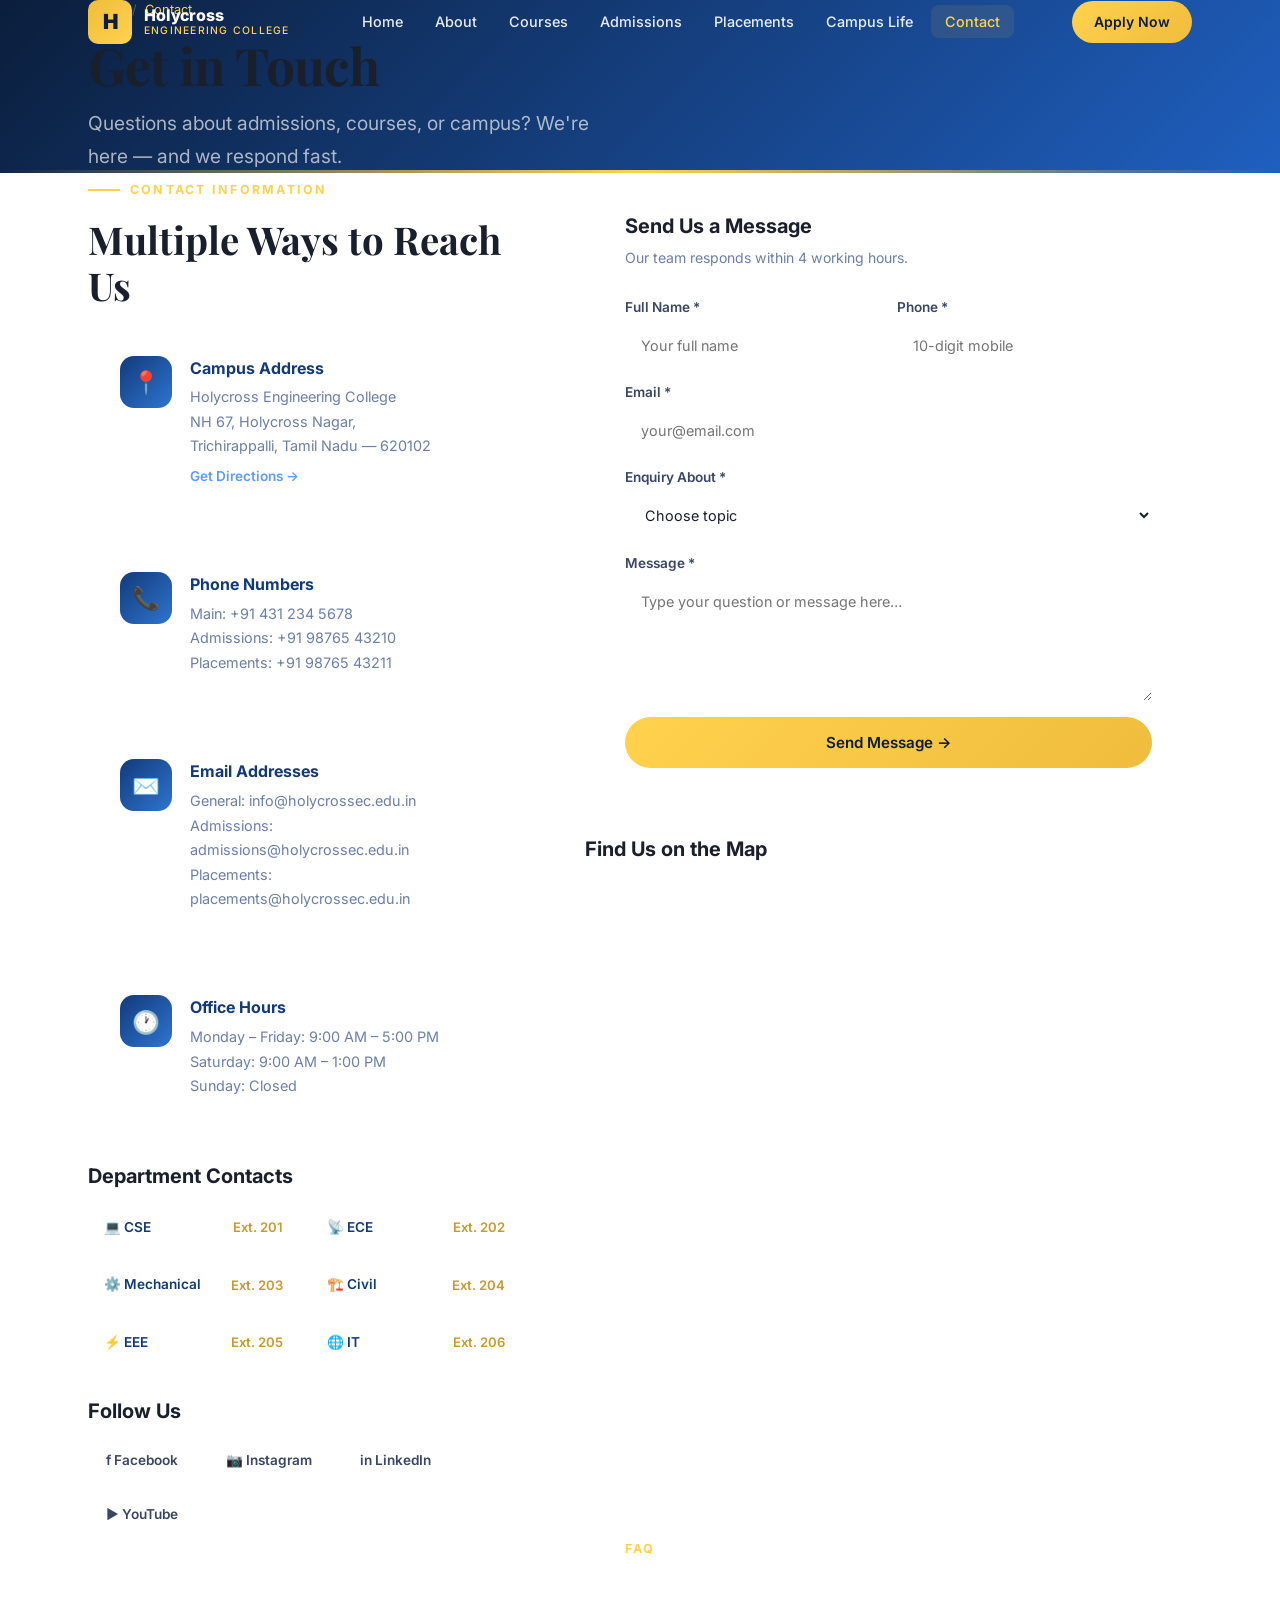
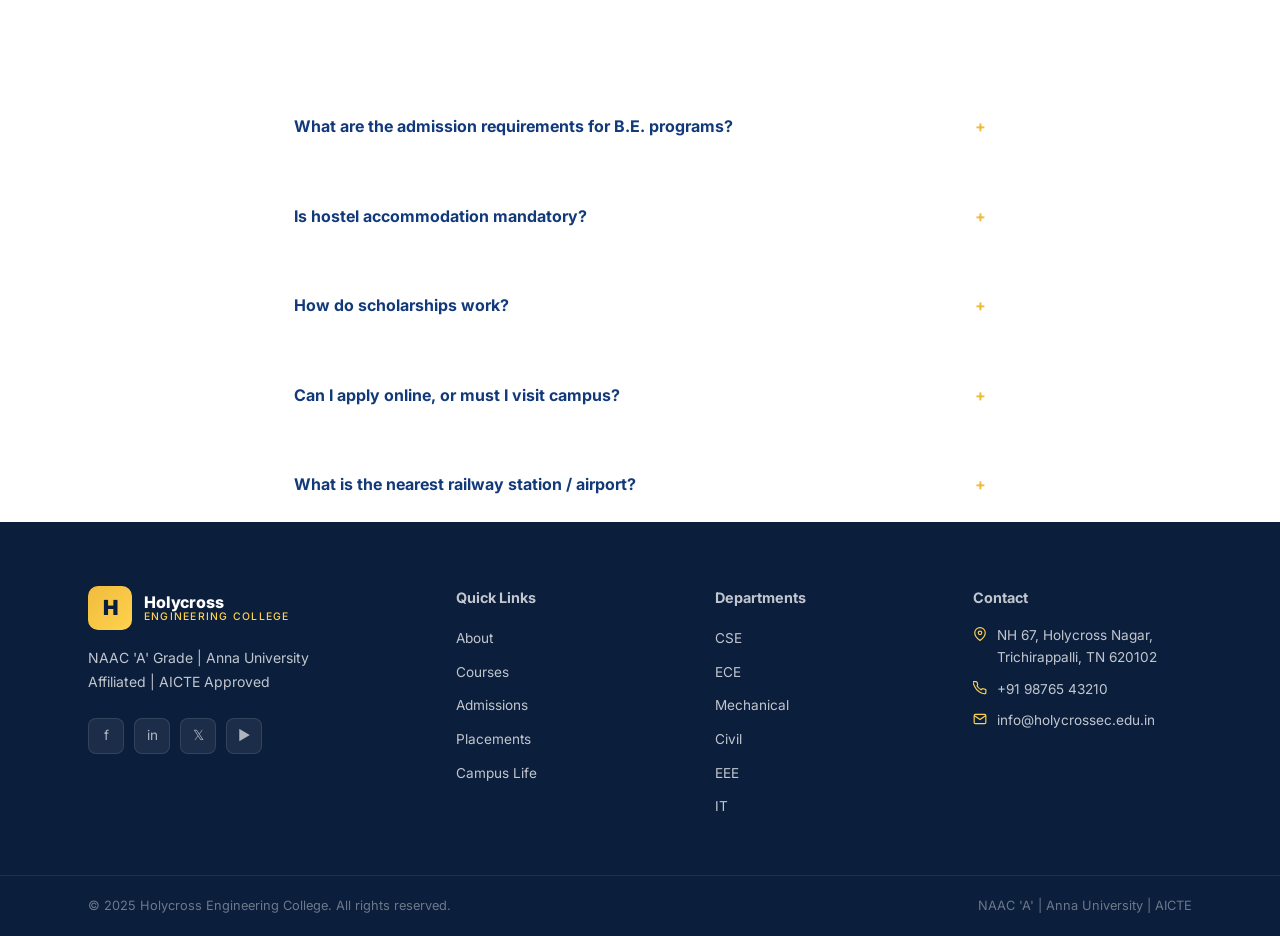
<file: contact.html>
<!DOCTYPE html>
<html lang="en">
<head>
  <meta charset="UTF-8" />
  <meta name="viewport" content="width=device-width, initial-scale=1.0" />
  <title>Contact Us | Holycross Engineering College</title>
  <meta name="description" content="Get in touch with Holycross Engineering College — admissions helpline, campus directions, department contacts, and online enquiry form." />
  <link rel="stylesheet" href="style.css" />
  <style>
    .contact-split { display: grid; grid-template-columns: 1fr 1.4fr; gap: 64px; align-items: start; }
    .contact-info-card {
      background: var(--white); border-radius: var(--radius-md);
      padding: 32px; border: 1px solid var(--gray-100);
      box-shadow: var(--shadow-card); margin-bottom: 20px;
      display: flex; gap: 18px; align-items: flex-start;
      transition: var(--transition);
    }
    .contact-info-card:hover { transform: translateY(-3px); box-shadow: var(--shadow-card-hover); }
    .contact-info-icon {
      width: 52px; height: 52px; border-radius: 14px;
      background: linear-gradient(135deg, var(--blue-900), var(--blue-700));
      display: flex; align-items: center; justify-content: center;
      font-size: 1.4rem; flex-shrink: 0;
    }
    .contact-info-detail h4 { font-weight: 700; color: var(--blue-900); margin-bottom: 4px; }
    .contact-info-detail p, .contact-info-detail a { color: var(--gray-500); font-size: 0.9rem; line-height: 1.7; }
    .contact-info-detail a:hover { color: var(--gold-600); }
    .dept-contacts { display: grid; grid-template-columns: 1fr 1fr; gap: 12px; }
    .dept-contact-row { display: flex; justify-content: space-between; align-items: center; padding: 12px 16px; border-radius: 10px; border: 1px solid var(--gray-100); background: var(--white); }
    .dept-contact-row:hover { border-color: var(--gold-300); }
    .dept-name { font-weight: 600; font-size: 0.85rem; color: var(--blue-900); }
    .dept-phone { font-size: 0.82rem; color: var(--gold-600); font-weight: 600; }
    @media (max-width: 900px) {
      .contact-split { grid-template-columns: 1fr; }
      .dept-contacts { grid-template-columns: 1fr; }
    }
  </style>
</head>
<body>

  <nav id="navbar">
    <div class="container"><div class="nav-inner">
      <a href="index.html" class="nav-logo"><div class="nav-logo-icon">H</div><div class="nav-logo-text"><span class="nav-logo-name">Holycross</span><span class="nav-logo-sub">Engineering College</span></div></a>
      <ul class="nav-links">
        <li><a href="index.html">Home</a></li><li><a href="about.html">About</a></li><li><a href="courses.html">Courses</a></li><li><a href="admissions.html">Admissions</a></li><li><a href="placements.html">Placements</a></li><li><a href="campus.html">Campus Life</a></li><li><a href="contact.html" class="active">Contact</a></li>
      </ul>
      <div class="nav-cta"><a href="admissions.html" class="btn btn-primary btn-sm">Apply Now</a></div>
      <button class="hamburger" id="hamburger" aria-label="Toggle menu"><span></span><span></span><span></span></button>
    </div></div>
  </nav>
  <div class="mobile-menu" id="mobileMenu">
    <a href="index.html">Home</a><a href="about.html">About</a><a href="courses.html">Courses</a><a href="admissions.html">Admissions</a><a href="placements.html">Placements</a><a href="campus.html">Campus Life</a><a href="contact.html">Contact</a>
    <a href="admissions.html" style="color:var(--gold-400);font-weight:700;margin-top:8px">→ Apply Now</a>
  </div>

  <!-- BANNER -->
  <section class="page-banner">
    <div class="container page-banner-content">
      <nav class="breadcrumb"><a href="index.html">Home</a><span>/</span><span style="color:var(--gold-400)">Contact</span></nav>
      <h1 class="t-h1 c-white">Get in Touch</h1>
      <p class="t-lead" style="color:rgba(255,255,255,0.65);margin-top:12px;max-width:540px">Questions about admissions, courses, or campus? We're here — and we respond fast.</p>
    </div>
  </section>

  <!-- CONTACT SECTION -->
  <section class="section">
    <div class="container">
      <div class="contact-split">

        <!-- Left: Info -->
        <div>
          <div class="section-label">Contact Information</div>
          <h2 class="t-h2 section-title reveal-left">Multiple Ways to Reach Us</h2>

          <div class="contact-info-card reveal">
            <div class="contact-info-icon">📍</div>
            <div class="contact-info-detail">
              <h4>Campus Address</h4>
              <p>Holycross Engineering College<br>NH 67, Holycross Nagar,<br>Trichirappalli, Tamil Nadu — 620102</p>
              <a href="https://maps.google.com" target="_blank" rel="noopener" style="color:var(--blue-500);font-weight:600;font-size:0.85rem;margin-top:6px;display:inline-block">Get Directions →</a>
            </div>
          </div>

          <div class="contact-info-card reveal">
            <div class="contact-info-icon">📞</div>
            <div class="contact-info-detail">
              <h4>Phone Numbers</h4>
              <p>Main: <a href="tel:+914312345678">+91 431 234 5678</a><br>Admissions: <a href="tel:+919876543210">+91 98765 43210</a><br>Placements: <a href="tel:+919876543211">+91 98765 43211</a></p>
            </div>
          </div>

          <div class="contact-info-card reveal">
            <div class="contact-info-icon">✉️</div>
            <div class="contact-info-detail">
              <h4>Email Addresses</h4>
              <p>General: <a href="mailto:info@holycrossec.edu.in">info@holycrossec.edu.in</a><br>Admissions: <a href="mailto:admissions@holycrossec.edu.in">admissions@holycrossec.edu.in</a><br>Placements: <a href="mailto:placements@holycrossec.edu.in">placements@holycrossec.edu.in</a></p>
            </div>
          </div>

          <div class="contact-info-card reveal">
            <div class="contact-info-icon">🕐</div>
            <div class="contact-info-detail">
              <h4>Office Hours</h4>
              <p>Monday – Friday: 9:00 AM – 5:00 PM<br>Saturday: 9:00 AM – 1:00 PM<br>Sunday: Closed</p>
            </div>
          </div>

          <!-- Dept contacts -->
          <div class="reveal mt-32">
            <h3 class="t-h3 mb-16">Department Contacts</h3>
            <div class="dept-contacts">
              <div class="dept-contact-row"><span class="dept-name">💻 CSE</span><span class="dept-phone">Ext. 201</span></div>
              <div class="dept-contact-row"><span class="dept-name">📡 ECE</span><span class="dept-phone">Ext. 202</span></div>
              <div class="dept-contact-row"><span class="dept-name">⚙️ Mechanical</span><span class="dept-phone">Ext. 203</span></div>
              <div class="dept-contact-row"><span class="dept-name">🏗️ Civil</span><span class="dept-phone">Ext. 204</span></div>
              <div class="dept-contact-row"><span class="dept-name">⚡ EEE</span><span class="dept-phone">Ext. 205</span></div>
              <div class="dept-contact-row"><span class="dept-name">🌐 IT</span><span class="dept-phone">Ext. 206</span></div>
            </div>
          </div>

          <!-- Social -->
          <div class="reveal mt-32">
            <h3 class="t-h3 mb-16">Follow Us</h3>
            <div style="display:flex;gap:12px;flex-wrap:wrap">
              <a href="#" style="display:flex;align-items:center;gap:8px;padding:10px 18px;border-radius:50px;border:1px solid var(--gray-200);font-size:0.85rem;font-weight:600;color:var(--gray-700);transition:var(--transition)" onmouseover="this.style.borderColor='#1877f2';this.style.color='#1877f2'" onmouseout="this.style.borderColor='var(--gray-200)';this.style.color='var(--gray-700)'">f Facebook</a>
              <a href="#" style="display:flex;align-items:center;gap:8px;padding:10px 18px;border-radius:50px;border:1px solid var(--gray-200);font-size:0.85rem;font-weight:600;color:var(--gray-700);transition:var(--transition)" onmouseover="this.style.borderColor='#e1306c';this.style.color='#e1306c'" onmouseout="this.style.borderColor='var(--gray-200)';this.style.color='var(--gray-700)'">📷 Instagram</a>
              <a href="#" style="display:flex;align-items:center;gap:8px;padding:10px 18px;border-radius:50px;border:1px solid var(--gray-200);font-size:0.85rem;font-weight:600;color:var(--gray-700);transition:var(--transition)" onmouseover="this.style.borderColor='#0077b5';this.style.color='#0077b5'" onmouseout="this.style.borderColor='var(--gray-200)';this.style.color='var(--gray-700)'">in LinkedIn</a>
              <a href="#" style="display:flex;align-items:center;gap:8px;padding:10px 18px;border-radius:50px;border:1px solid var(--gray-200);font-size:0.85rem;font-weight:600;color:var(--gray-700);transition:var(--transition)" onmouseover="this.style.borderColor='#ff0000';this.style.color='#ff0000'" onmouseout="this.style.borderColor='var(--gray-200)';this.style.color='var(--gray-700)'">▶ YouTube</a>
            </div>
          </div>
        </div>

        <!-- Right: Form + Map -->
        <div>
          <div class="card reveal-right" style="padding:40px;margin-bottom:28px">
            <h3 class="t-h3 mb-8">Send Us a Message</h3>
            <p style="color:var(--gray-500);font-size:0.88rem;margin-bottom:28px">Our team responds within 4 working hours.</p>
            <form id="inquiryForm" novalidate>
              <div class="form-grid">
                <div class="form-group"><label class="form-label" for="contactName">Full Name *</label><input type="text" id="contactName" name="name" class="form-input" placeholder="Your full name" autocomplete="name" /></div>
                <div class="form-group"><label class="form-label" for="contactPhone">Phone *</label><input type="tel" id="contactPhone" name="phone" class="form-input" placeholder="10-digit mobile" maxlength="10" /></div>
                <div class="form-group full"><label class="form-label" for="contactEmail">Email *</label><input type="email" id="contactEmail" name="email" class="form-input" placeholder="your@email.com" autocomplete="email" /></div>
                <div class="form-group full"><label class="form-label" for="contactCourse">Enquiry About *</label>
                  <select id="contactCourse" name="course" class="form-select">
                    <option value="">Choose topic</option>
                    <option value="admissions">Admissions & Eligibility</option>
                    <option value="fees">Fees & Scholarships</option>
                    <option value="cse">CSE Department</option>
                    <option value="ece">ECE Department</option>
                    <option value="mech">Mechanical Dept</option>
                    <option value="civil">Civil Engineering</option>
                    <option value="eee">EEE Department</option>
                    <option value="it">IT Department</option>
                    <option value="hostel">Hostel & Facilities</option>
                    <option value="placements">Placements & Careers</option>
                    <option value="other">Other</option>
                  </select>
                </div>
                <div class="form-group full"><label class="form-label" for="contactMsg">Message *</label><textarea id="contactMsg" name="message" class="form-textarea" placeholder="Type your question or message here…" style="min-height:120px"></textarea></div>
                <div class="form-group full"><button type="submit" class="btn btn-primary" style="width:100%;justify-content:center;padding:16px" id="contactSubmitBtn">Send Message →</button></div>
              </div>
            </form>
          </div>

          <!-- MAP -->
          <div class="reveal-right">
            <h3 class="t-h3 mb-16">Find Us on the Map</h3>
            <div class="map-embed">
              <iframe
                src="https://www.google.com/maps/embed?pb=!1m18!1m12!1m3!1d125317.7997076!2d78.5935!3d10.7905!2m3!1f0!2f0!3f0!3m2!1i1024!2i768!4f13.1!3m3!1m2!1s0x3baa966d3cb52571%3A0x99dc29c4af4b6bd5!2sTiruchirappalli%2C%20Tamil%20Nadu!5e0!3m2!1sen!2sin!4v1714000000000"
                width="100%" height="320" style="border:0" allowfullscreen="" loading="lazy" referrerpolicy="no-referrer-when-downgrade"
                title="Holycross Engineering College location map">
              </iframe>
            </div>
          </div>
        </div>

      </div>
    </div>
  </section>

  <!-- FAQ -->
  <section class="section section--light">
    <div class="container">
      <div class="section-header section-header--center reveal">
        <div class="section-label">FAQ</div>
        <h2 class="t-h1 section-title">Common Questions</h2>
      </div>
      <div style="max-width:740px;margin:0 auto;display:flex;flex-direction:column;gap:16px">
        <details class="card reveal" style="padding:24px;cursor:pointer">
          <summary style="font-weight:700;color:var(--blue-900);list-style:none;display:flex;justify-content:space-between;align-items:center">What are the admission requirements for B.E. programs? <span style="color:var(--gold-500)">+</span></summary>
          <p style="color:var(--gray-500);font-size:0.9rem;line-height:1.7;margin-top:16px">You must have completed Class 12 (HSC) with Physics, Chemistry, and Mathematics with a minimum 45% aggregate. SC/ST candidates qualify at 40%. TNEA counselling rank is the primary selection criterion.</p>
        </details>
        <details class="card reveal" style="padding:24px;cursor:pointer">
          <summary style="font-weight:700;color:var(--blue-900);list-style:none;display:flex;justify-content:space-between;align-items:center">Is hostel accommodation mandatory? <span style="color:var(--gold-500)">+</span></summary>
          <p style="color:var(--gray-500);font-size:0.9rem;line-height:1.7;margin-top:16px">No, hostel is optional. Students from Trichirappalli and nearby areas typically commute. However, hostel significantly enriches the college experience, and we recommend it for outstation students.</p>
        </details>
        <details class="card reveal" style="padding:24px;cursor:pointer">
          <summary style="font-weight:700;color:var(--blue-900);list-style:none;display:flex;justify-content:space-between;align-items:center">How do scholarships work? <span style="color:var(--gold-500)">+</span></summary>
          <p style="color:var(--gray-500);font-size:0.9rem;line-height:1.7;margin-top:16px">We offer merit-based (up to 100% tuition waiver) and need-based scholarships. Merit scholarships are awarded at admission based on board scores and renewed annually based on CGPA. Need-based grants require income certificates and a brief interview.</p>
        </details>
        <details class="card reveal" style="padding:24px;cursor:pointer">
          <summary style="font-weight:700;color:var(--blue-900);list-style:none;display:flex;justify-content:space-between;align-items:center">Can I apply online, or must I visit campus? <span style="color:var(--gold-500)">+</span></summary>
          <p style="color:var(--gray-500);font-size:0.9rem;line-height:1.7;margin-top:16px">The entire application process — from submission to counselling — can be completed online. A campus visit is only required at the time of physical document verification and enrollment confirmation.</p>
        </details>
        <details class="card reveal" style="padding:24px;cursor:pointer">
          <summary style="font-weight:700;color:var(--blue-900);list-style:none;display:flex;justify-content:space-between;align-items:center">What is the nearest railway station / airport? <span style="color:var(--gold-500)">+</span></summary>
          <p style="color:var(--gray-500);font-size:0.9rem;line-height:1.7;margin-top:16px">Trichirappalli Junction Railway Station is 12 km from campus (approx. 25 min). Trichy International Airport is 8 km (approx. 15 min). College buses run from both points during term time.</p>
        </details>
      </div>
    </div>
  </section>

  <footer>
    <div class="container"><div class="footer-grid">
      <div class="footer-brand"><a href="index.html" class="nav-logo"><div class="nav-logo-icon">H</div><div class="nav-logo-text"><span class="nav-logo-name">Holycross</span><span class="nav-logo-sub">Engineering College</span></div></a><p>NAAC 'A' Grade | Anna University Affiliated | AICTE Approved</p><div class="footer-social"><a href="#" class="social-btn">f</a><a href="#" class="social-btn">in</a><a href="#" class="social-btn">𝕏</a><a href="#" class="social-btn">▶</a></div></div>
      <div class="footer-col"><h4>Quick Links</h4><ul class="footer-links"><li><a href="about.html">About</a></li><li><a href="courses.html">Courses</a></li><li><a href="admissions.html">Admissions</a></li><li><a href="placements.html">Placements</a></li><li><a href="campus.html">Campus Life</a></li></ul></div>
      <div class="footer-col"><h4>Departments</h4><ul class="footer-links"><li><a href="courses.html#cse">CSE</a></li><li><a href="courses.html#ece">ECE</a></li><li><a href="courses.html#mech">Mechanical</a></li><li><a href="courses.html#civil">Civil</a></li><li><a href="courses.html#eee">EEE</a></li><li><a href="courses.html#it">IT</a></li></ul></div>
      <div class="footer-col"><h4>Contact</h4>
        <div class="footer-contact-item"><svg width="14" height="14" viewBox="0 0 24 24" fill="none" stroke="currentColor" stroke-width="2"><path d="M21 10c0 7-9 13-9 13s-9-6-9-13a9 9 0 0118 0z"/><circle cx="12" cy="10" r="3"/></svg><span>NH 67, Holycross Nagar, Trichirappalli, TN 620102</span></div>
        <div class="footer-contact-item"><svg width="14" height="14" viewBox="0 0 24 24" fill="none" stroke="currentColor" stroke-width="2"><path d="M22 16.92v3a2 2 0 01-2.18 2 19.79 19.79 0 01-8.63-3.07A19.5 19.5 0 013.07 9.81a19.79 19.79 0 01-3.07-8.64A2 2 0 012.18 1h3a2 2 0 012 1.72c.127.96.361 1.903.7 2.81a2 2 0 01-.45 2.11L6.91 8.15a16 16 0 006.94 6.94l1.41-1.41a2 2 0 012.11-.45c.907.339 1.85.573 2.81.7A2 2 0 0122 16.92z"/></svg><a href="tel:+919876543210" style="color:inherit">+91 98765 43210</a></div>
        <div class="footer-contact-item"><svg width="14" height="14" viewBox="0 0 24 24" fill="none" stroke="currentColor" stroke-width="2"><path d="M4 4h16c1.1 0 2 .9 2 2v12c0 1.1-.9 2-2 2H4c-1.1 0-2-.9-2-2V6c0-1.1.9-2 2-2z"/><polyline points="22,6 12,13 2,6"/></svg><a href="mailto:info@holycrossec.edu.in" style="color:inherit">info@holycrossec.edu.in</a></div>
      </div>
    </div></div>
    <div class="footer-bottom"><div class="container"><div class="footer-bottom" style="border:none;padding:0"><span>© 2025 Holycross Engineering College. All rights reserved.</span><span>NAAC 'A' | Anna University | AICTE</span></div></div></div>
  </footer>

  <script src="main.js"></script>
</body>
</html>
</file>
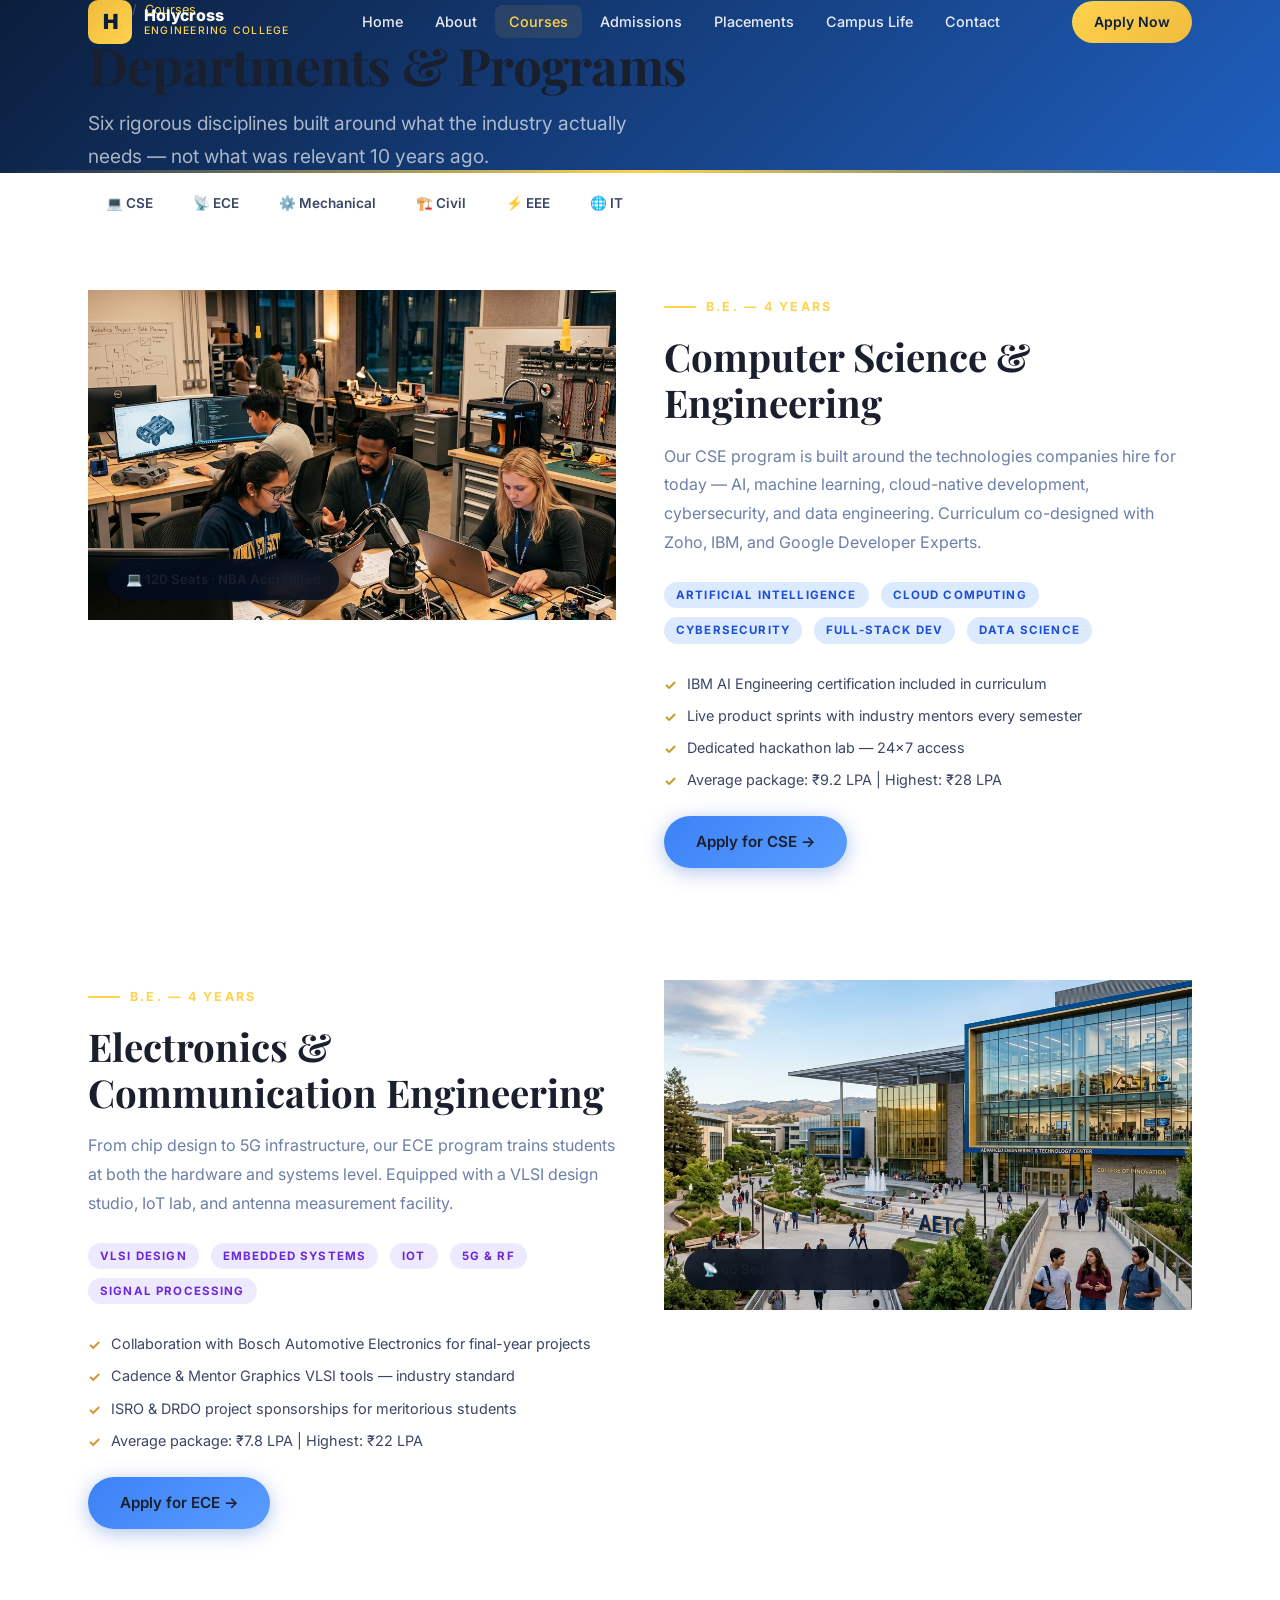
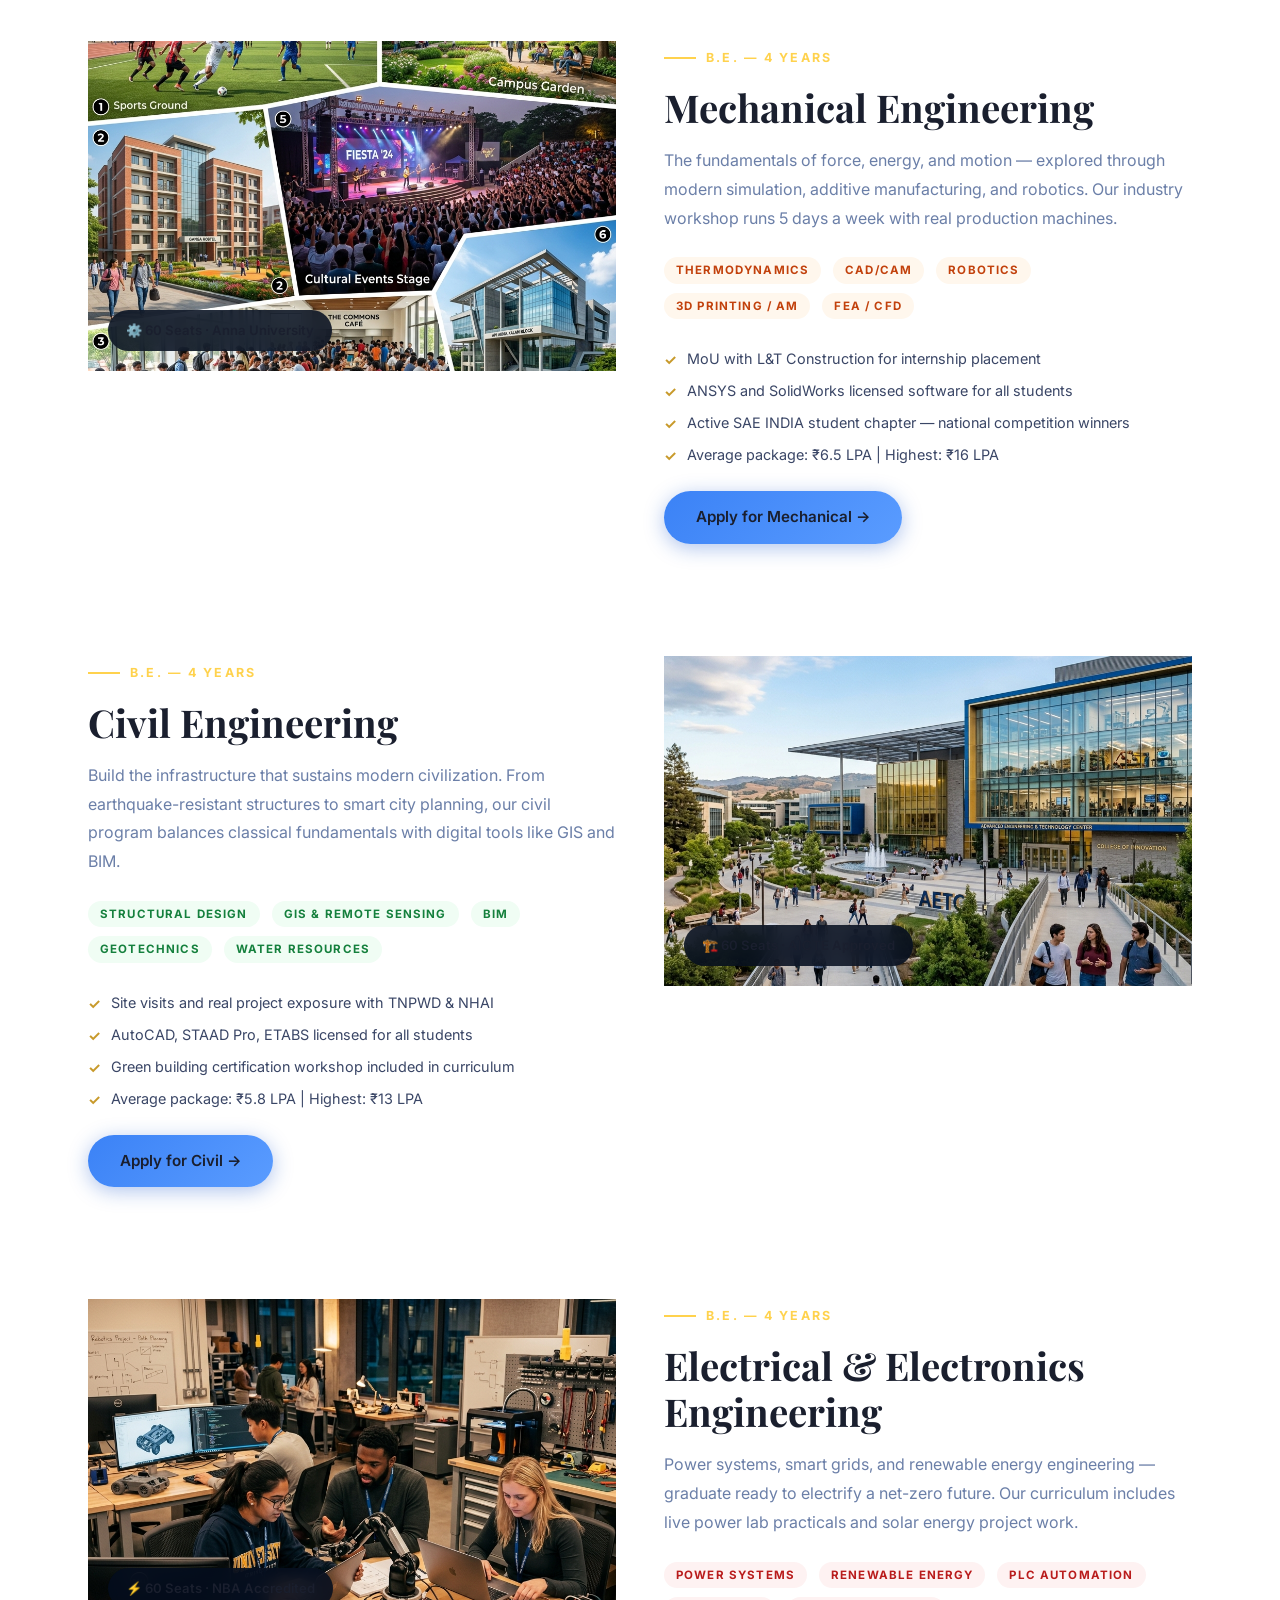
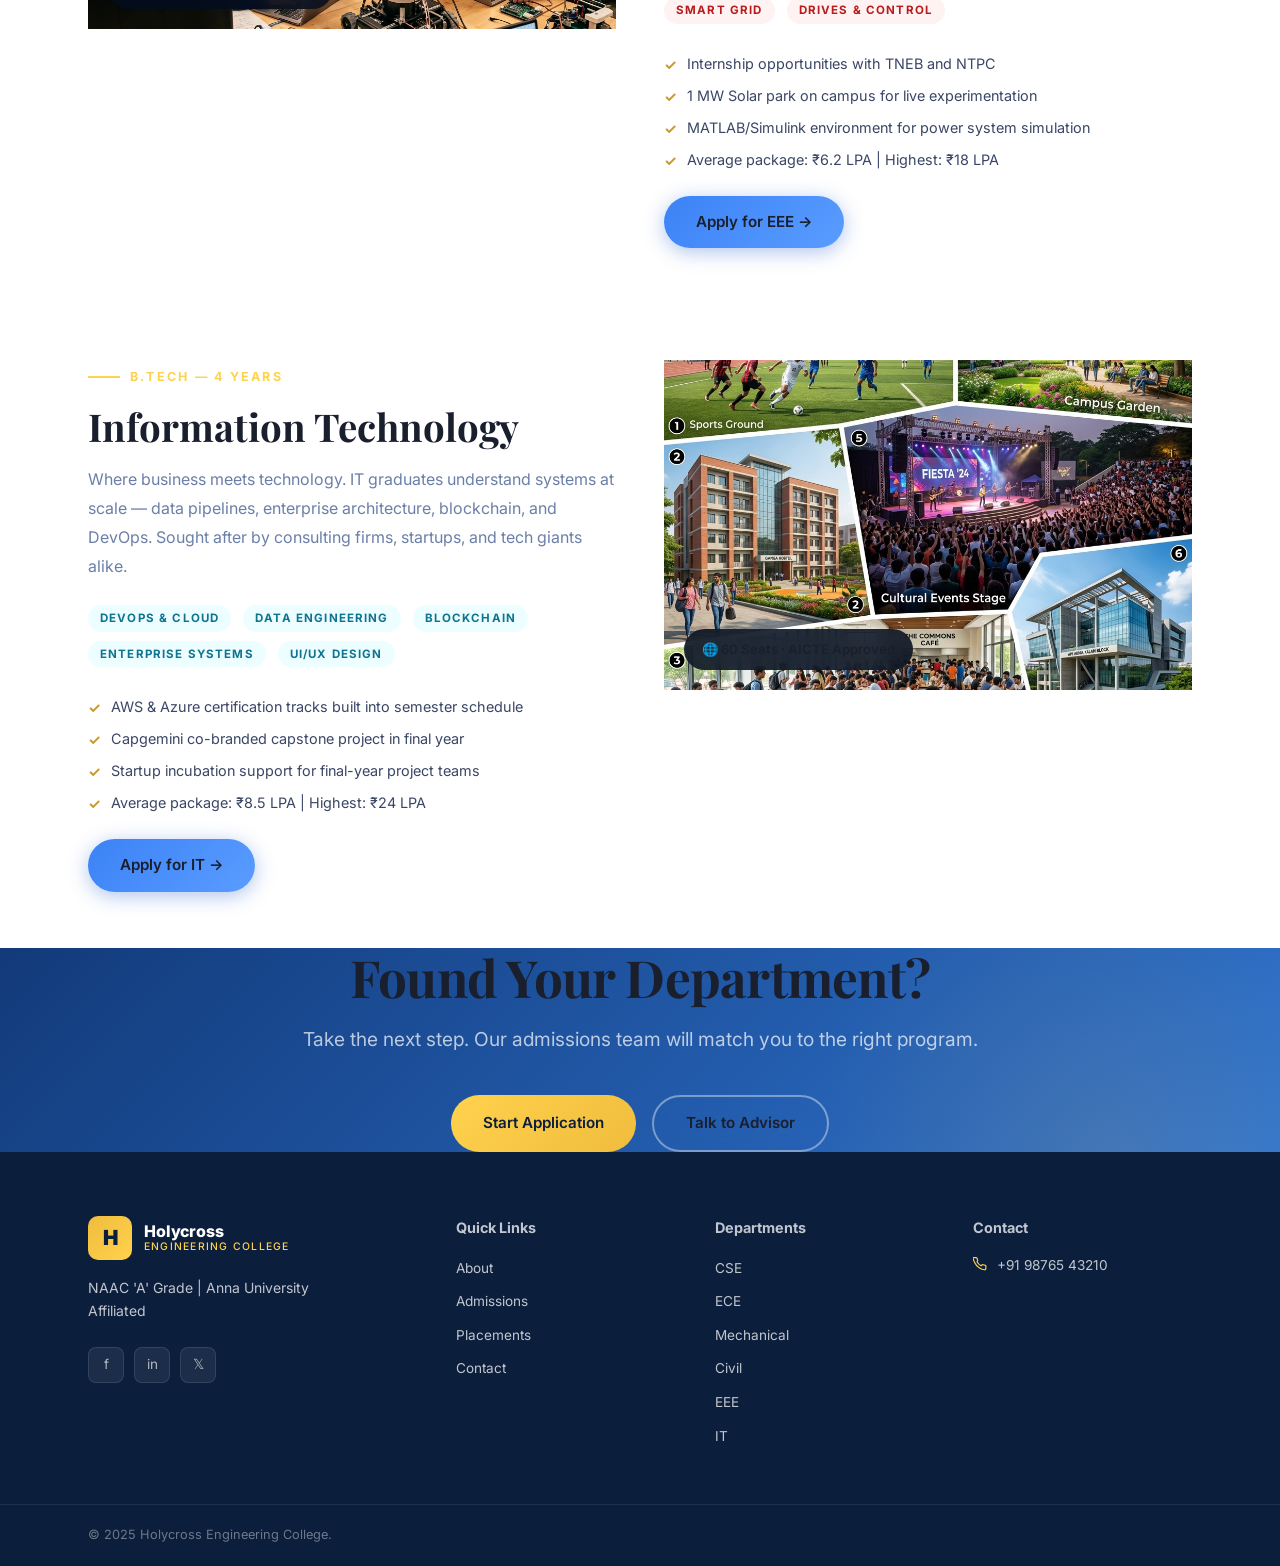
<file: courses.html>
<!DOCTYPE html>
<html lang="en">
<head>
  <meta charset="UTF-8" />
  <meta name="viewport" content="width=device-width, initial-scale=1.0" />
  <title>Courses & Departments | Holycross Engineering College</title>
  <meta name="description" content="Explore engineering programs at Holycross Engineering College: CSE, ECE, Mechanical, Civil, EEE, and IT. NBA accredited, industry-aligned curriculum." />
  <link rel="stylesheet" href="style.css" />
  <style>
    .dept-detail {
      display: grid;
      grid-template-columns: 1fr 1fr;
      gap: 48px;
      align-items: start;
      padding: 56px 0;
      border-bottom: 1px solid var(--gray-100);
    }
    .dept-detail:last-child { border-bottom: none; }
    .dept-detail:nth-child(even) .dept-text { order: -1; }
    .dept-visual {
      border-radius: var(--radius-lg);
      overflow: hidden;
      aspect-ratio: 16/10;
      position: relative;
    }
    .dept-visual img { width:100%;height:100%;object-fit:cover; }
    .dept-accent {
      position: absolute;
      bottom: 20px; left: 20px;
      background: rgba(4,13,31,0.85);
      backdrop-filter: blur(10px);
      border: 1px solid var(--glass-border);
      color: var(--white);
      padding: 10px 18px;
      border-radius: 50px;
      font-size: 0.82rem;
      font-weight: 600;
    }
    .outcomes-list { list-style: none; display: flex; flex-direction: column; gap: 8px; }
    .outcomes-list li {
      display: flex; align-items: flex-start; gap: 10px;
      font-size: 0.9rem; color: var(--gray-700); line-height: 1.6;
    }
    .outcomes-list li::before {
      content: '✓';
      color: var(--gold-600);
      font-weight: 700;
      flex-shrink: 0;
      margin-top: 1px;
    }
    .dept-badge {
      display: inline-flex; align-items: center; gap: 6px;
      font-size: 0.72rem; font-weight: 700; letter-spacing: 0.1em;
      text-transform: uppercase; padding: 4px 12px;
      border-radius: 50px; margin-right: 8px; margin-bottom: 8px;
    }
    @media (max-width:768px) {
      .dept-detail { grid-template-columns: 1fr; gap: 28px; }
      .dept-detail:nth-child(even) .dept-text { order: 0; }
    }
  </style>
</head>
<body>

  <nav id="navbar">
    <div class="container"><div class="nav-inner">
      <a href="index.html" class="nav-logo"><div class="nav-logo-icon">H</div><div class="nav-logo-text"><span class="nav-logo-name">Holycross</span><span class="nav-logo-sub">Engineering College</span></div></a>
      <ul class="nav-links">
        <li><a href="index.html">Home</a></li><li><a href="about.html">About</a></li><li><a href="courses.html" class="active">Courses</a></li><li><a href="admissions.html">Admissions</a></li><li><a href="placements.html">Placements</a></li><li><a href="campus.html">Campus Life</a></li><li><a href="contact.html">Contact</a></li>
      </ul>
      <div class="nav-cta"><a href="admissions.html" class="btn btn-primary btn-sm">Apply Now</a></div>
      <button class="hamburger" id="hamburger" aria-label="Toggle menu"><span></span><span></span><span></span></button>
    </div></div>
  </nav>
  <div class="mobile-menu" id="mobileMenu">
    <a href="index.html">Home</a><a href="about.html">About Us</a><a href="courses.html">Courses</a><a href="admissions.html">Admissions</a><a href="placements.html">Placements</a><a href="campus.html">Campus Life</a><a href="contact.html">Contact</a>
    <a href="admissions.html" style="color:var(--gold-400);font-weight:700;margin-top:8px">→ Apply Now</a>
  </div>

  <!-- BANNER -->
  <section class="page-banner">
    <div class="container page-banner-content">
      <nav class="breadcrumb"><a href="index.html">Home</a><span>/</span><span style="color:var(--gold-400)">Courses</span></nav>
      <h1 class="t-h1 c-white">Departments & Programs</h1>
      <p class="t-lead" style="color:rgba(255,255,255,0.65);margin-top:12px;max-width:580px">Six rigorous disciplines built around what the industry actually needs — not what was relevant 10 years ago.</p>
    </div>
  </section>

  <!-- DEPT NAV -->
  <section style="background:var(--white);border-bottom:1px solid var(--gray-100);padding:0;position:sticky;top:var(--nav-h);z-index:100">
    <div class="container">
      <div style="display:flex;gap:4px;overflow-x:auto;padding:12px 0;scrollbar-width:none">
        <a href="#cse"  style="white-space:nowrap;padding:8px 18px;border-radius:50px;font-size:0.85rem;font-weight:600;color:var(--gray-700);transition:var(--transition);flex-shrink:0" onmouseover="this.style.background='var(--blue-900)';this.style.color='white'" onmouseout="this.style.background='';this.style.color='var(--gray-700)'">💻 CSE</a>
        <a href="#ece"  style="white-space:nowrap;padding:8px 18px;border-radius:50px;font-size:0.85rem;font-weight:600;color:var(--gray-700);transition:var(--transition);flex-shrink:0" onmouseover="this.style.background='var(--blue-900)';this.style.color='white'" onmouseout="this.style.background='';this.style.color='var(--gray-700)'">📡 ECE</a>
        <a href="#mech" style="white-space:nowrap;padding:8px 18px;border-radius:50px;font-size:0.85rem;font-weight:600;color:var(--gray-700);transition:var(--transition);flex-shrink:0" onmouseover="this.style.background='var(--blue-900)';this.style.color='white'" onmouseout="this.style.background='';this.style.color='var(--gray-700)'">⚙️ Mechanical</a>
        <a href="#civil" style="white-space:nowrap;padding:8px 18px;border-radius:50px;font-size:0.85rem;font-weight:600;color:var(--gray-700);transition:var(--transition);flex-shrink:0" onmouseover="this.style.background='var(--blue-900)';this.style.color='white'" onmouseout="this.style.background='';this.style.color='var(--gray-700)'">🏗️ Civil</a>
        <a href="#eee"  style="white-space:nowrap;padding:8px 18px;border-radius:50px;font-size:0.85rem;font-weight:600;color:var(--gray-700);transition:var(--transition);flex-shrink:0" onmouseover="this.style.background='var(--blue-900)';this.style.color='white'" onmouseout="this.style.background='';this.style.color='var(--gray-700)'">⚡ EEE</a>
        <a href="#it"   style="white-space:nowrap;padding:8px 18px;border-radius:50px;font-size:0.85rem;font-weight:600;color:var(--gray-700);transition:var(--transition);flex-shrink:0" onmouseover="this.style.background='var(--blue-900)';this.style.color='white'" onmouseout="this.style.background='';this.style.color='var(--gray-700)'">🌐 IT</a>
      </div>
    </div>
  </section>

  <!-- DEPARTMENTS -->
  <section class="section">
    <div class="container">

      <!-- CSE -->
      <div class="dept-detail reveal" id="cse">
        <div class="dept-visual">
          <img src="assets/students_lab.png" alt="Computer Science lab" loading="lazy" />
          <div class="dept-accent">💻 120 Seats · NBA Accredited</div>
        </div>
        <div class="dept-text">
          <div class="section-label">B.E. — 4 Years</div>
          <h2 class="t-h2 section-title">Computer Science &amp; Engineering</h2>
          <p style="color:var(--gray-500);line-height:1.8;margin-bottom:24px">
            Our CSE program is built around the technologies companies hire for today — AI, machine learning, cloud-native development, cybersecurity, and data engineering. Curriculum co-designed with Zoho, IBM, and Google Developer Experts.
          </p>
          <div style="margin-bottom:20px">
            <span class="dept-badge" style="background:#dbeafe;color:#1d4ed8">Artificial Intelligence</span>
            <span class="dept-badge" style="background:#dbeafe;color:#1d4ed8">Cloud Computing</span>
            <span class="dept-badge" style="background:#dbeafe;color:#1d4ed8">Cybersecurity</span>
            <span class="dept-badge" style="background:#dbeafe;color:#1d4ed8">Full-Stack Dev</span>
            <span class="dept-badge" style="background:#dbeafe;color:#1d4ed8">Data Science</span>
          </div>
          <ul class="outcomes-list mb-24">
            <li>IBM AI Engineering certification included in curriculum</li>
            <li>Live product sprints with industry mentors every semester</li>
            <li>Dedicated hackathon lab — 24×7 access</li>
            <li>Average package: ₹9.2 LPA | Highest: ₹28 LPA</li>
          </ul>
          <a href="admissions.html" class="btn btn-blue">Apply for CSE →</a>
        </div>
      </div>

      <!-- ECE -->
      <div class="dept-detail reveal" id="ece">
        <div class="dept-text">
          <div class="section-label">B.E. — 4 Years</div>
          <h2 class="t-h2 section-title">Electronics &amp; Communication Engineering</h2>
          <p style="color:var(--gray-500);line-height:1.8;margin-bottom:24px">
            From chip design to 5G infrastructure, our ECE program trains students at both the hardware and systems level. Equipped with a VLSI design studio, IoT lab, and antenna measurement facility.
          </p>
          <div style="margin-bottom:20px">
            <span class="dept-badge" style="background:#ede9fe;color:#6d28d9">VLSI Design</span>
            <span class="dept-badge" style="background:#ede9fe;color:#6d28d9">Embedded Systems</span>
            <span class="dept-badge" style="background:#ede9fe;color:#6d28d9">IoT</span>
            <span class="dept-badge" style="background:#ede9fe;color:#6d28d9">5G & RF</span>
            <span class="dept-badge" style="background:#ede9fe;color:#6d28d9">Signal Processing</span>
          </div>
          <ul class="outcomes-list mb-24">
            <li>Collaboration with Bosch Automotive Electronics for final-year projects</li>
            <li>Cadence & Mentor Graphics VLSI tools — industry standard</li>
            <li>ISRO & DRDO project sponsorships for meritorious students</li>
            <li>Average package: ₹7.8 LPA | Highest: ₹22 LPA</li>
          </ul>
          <a href="admissions.html" class="btn btn-blue">Apply for ECE →</a>
        </div>
        <div class="dept-visual">
          <img src="assets/campus_hero.png" alt="Electronics laboratory" loading="lazy" />
          <div class="dept-accent">📡 60 Seats · NBA Accredited</div>
        </div>
      </div>

      <!-- MECH -->
      <div class="dept-detail reveal" id="mech">
        <div class="dept-visual">
          <img src="assets/campus_life.png" alt="Mechanical engineering workshop" loading="lazy" />
          <div class="dept-accent">⚙️ 60 Seats · Anna University</div>
        </div>
        <div class="dept-text">
          <div class="section-label">B.E. — 4 Years</div>
          <h2 class="t-h2 section-title">Mechanical Engineering</h2>
          <p style="color:var(--gray-500);line-height:1.8;margin-bottom:24px">
            The fundamentals of force, energy, and motion — explored through modern simulation, additive manufacturing, and robotics. Our industry workshop runs 5 days a week with real production machines.
          </p>
          <div style="margin-bottom:20px">
            <span class="dept-badge" style="background:#fff7ed;color:#c2410c">Thermodynamics</span>
            <span class="dept-badge" style="background:#fff7ed;color:#c2410c">CAD/CAM</span>
            <span class="dept-badge" style="background:#fff7ed;color:#c2410c">Robotics</span>
            <span class="dept-badge" style="background:#fff7ed;color:#c2410c">3D Printing / AM</span>
            <span class="dept-badge" style="background:#fff7ed;color:#c2410c">FEA / CFD</span>
          </div>
          <ul class="outcomes-list mb-24">
            <li>MoU with L&T Construction for internship placement</li>
            <li>ANSYS and SolidWorks licensed software for all students</li>
            <li>Active SAE INDIA student chapter — national competition winners</li>
            <li>Average package: ₹6.5 LPA | Highest: ₹16 LPA</li>
          </ul>
          <a href="admissions.html" class="btn btn-blue">Apply for Mechanical →</a>
        </div>
      </div>

      <!-- CIVIL -->
      <div class="dept-detail reveal" id="civil">
        <div class="dept-text">
          <div class="section-label">B.E. — 4 Years</div>
          <h2 class="t-h2 section-title">Civil Engineering</h2>
          <p style="color:var(--gray-500);line-height:1.8;margin-bottom:24px">
            Build the infrastructure that sustains modern civilization. From earthquake-resistant structures to smart city planning, our civil program balances classical fundamentals with digital tools like GIS and BIM.
          </p>
          <div style="margin-bottom:20px">
            <span class="dept-badge" style="background:#f0fdf4;color:#15803d">Structural Design</span>
            <span class="dept-badge" style="background:#f0fdf4;color:#15803d">GIS & Remote Sensing</span>
            <span class="dept-badge" style="background:#f0fdf4;color:#15803d">BIM</span>
            <span class="dept-badge" style="background:#f0fdf4;color:#15803d">Geotechnics</span>
            <span class="dept-badge" style="background:#f0fdf4;color:#15803d">Water Resources</span>
          </div>
          <ul class="outcomes-list mb-24">
            <li>Site visits and real project exposure with TNPWD & NHAI</li>
            <li>AutoCAD, STAAD Pro, ETABS licensed for all students</li>
            <li>Green building certification workshop included in curriculum</li>
            <li>Average package: ₹5.8 LPA | Highest: ₹13 LPA</li>
          </ul>
          <a href="admissions.html" class="btn btn-blue">Apply for Civil →</a>
        </div>
        <div class="dept-visual">
          <img src="assets/campus_hero.png" alt="Civil engineering site visit" loading="lazy" />
          <div class="dept-accent">🏗️ 60 Seats · AICTE Approved</div>
        </div>
      </div>

      <!-- EEE -->
      <div class="dept-detail reveal" id="eee">
        <div class="dept-visual">
          <img src="assets/students_lab.png" alt="Electrical lab" loading="lazy" />
          <div class="dept-accent">⚡ 60 Seats · NBA Accredited</div>
        </div>
        <div class="dept-text">
          <div class="section-label">B.E. — 4 Years</div>
          <h2 class="t-h2 section-title">Electrical &amp; Electronics Engineering</h2>
          <p style="color:var(--gray-500);line-height:1.8;margin-bottom:24px">
            Power systems, smart grids, and renewable energy engineering — graduate ready to electrify a net-zero future. Our curriculum includes live power lab practicals and solar energy project work.
          </p>
          <div style="margin-bottom:20px">
            <span class="dept-badge" style="background:#fef2f2;color:#b91c1c">Power Systems</span>
            <span class="dept-badge" style="background:#fef2f2;color:#b91c1c">Renewable Energy</span>
            <span class="dept-badge" style="background:#fef2f2;color:#b91c1c">PLC Automation</span>
            <span class="dept-badge" style="background:#fef2f2;color:#b91c1c">Smart Grid</span>
            <span class="dept-badge" style="background:#fef2f2;color:#b91c1c">Drives & Control</span>
          </div>
          <ul class="outcomes-list mb-24">
            <li>Internship opportunities with TNEB and NTPC</li>
            <li>1 MW Solar park on campus for live experimentation</li>
            <li>MATLAB/Simulink environment for power system simulation</li>
            <li>Average package: ₹6.2 LPA | Highest: ₹18 LPA</li>
          </ul>
          <a href="admissions.html" class="btn btn-blue">Apply for EEE →</a>
        </div>
      </div>

      <!-- IT -->
      <div class="dept-detail reveal" id="it">
        <div class="dept-text">
          <div class="section-label">B.Tech — 4 Years</div>
          <h2 class="t-h2 section-title">Information Technology</h2>
          <p style="color:var(--gray-500);line-height:1.8;margin-bottom:24px">
            Where business meets technology. IT graduates understand systems at scale — data pipelines, enterprise architecture, blockchain, and DevOps. Sought after by consulting firms, startups, and tech giants alike.
          </p>
          <div style="margin-bottom:20px">
            <span class="dept-badge" style="background:#ecfeff;color:#0e7490">DevOps & Cloud</span>
            <span class="dept-badge" style="background:#ecfeff;color:#0e7490">Data Engineering</span>
            <span class="dept-badge" style="background:#ecfeff;color:#0e7490">Blockchain</span>
            <span class="dept-badge" style="background:#ecfeff;color:#0e7490">Enterprise Systems</span>
            <span class="dept-badge" style="background:#ecfeff;color:#0e7490">UI/UX Design</span>
          </div>
          <ul class="outcomes-list mb-24">
            <li>AWS & Azure certification tracks built into semester schedule</li>
            <li>Capgemini co-branded capstone project in final year</li>
            <li>Startup incubation support for final-year project teams</li>
            <li>Average package: ₹8.5 LPA | Highest: ₹24 LPA</li>
          </ul>
          <a href="admissions.html" class="btn btn-blue">Apply for IT →</a>
        </div>
        <div class="dept-visual">
          <img src="assets/campus_life.png" alt="Information technology lab" loading="lazy" />
          <div class="dept-accent">🌐 60 Seats · AICTE Approved</div>
        </div>
      </div>

    </div>
  </section>

  <!-- CTA -->
  <section class="section cta-section">
    <div class="container">
      <div class="cta-content reveal">
        <h2 class="t-h1 c-white section-title">Found Your Department?</h2>
        <p class="t-lead" style="color:rgba(255,255,255,0.7)">Take the next step. Our admissions team will match you to the right program.</p>
        <div class="cta-actions">
          <a href="admissions.html" class="btn btn-primary">Start Application</a>
          <a href="contact.html" class="btn btn-outline">Talk to Advisor</a>
        </div>
      </div>
    </div>
  </section>

  <footer>
    <div class="container"><div class="footer-grid">
      <div class="footer-brand"><a href="index.html" class="nav-logo"><div class="nav-logo-icon">H</div><div class="nav-logo-text"><span class="nav-logo-name">Holycross</span><span class="nav-logo-sub">Engineering College</span></div></a><p>NAAC 'A' Grade | Anna University Affiliated</p><div class="footer-social"><a href="#" class="social-btn">f</a><a href="#" class="social-btn">in</a><a href="#" class="social-btn">𝕏</a></div></div>
      <div class="footer-col"><h4>Quick Links</h4><ul class="footer-links"><li><a href="about.html">About</a></li><li><a href="admissions.html">Admissions</a></li><li><a href="placements.html">Placements</a></li><li><a href="contact.html">Contact</a></li></ul></div>
      <div class="footer-col"><h4>Departments</h4><ul class="footer-links"><li><a href="#cse">CSE</a></li><li><a href="#ece">ECE</a></li><li><a href="#mech">Mechanical</a></li><li><a href="#civil">Civil</a></li><li><a href="#eee">EEE</a></li><li><a href="#it">IT</a></li></ul></div>
      <div class="footer-col"><h4>Contact</h4><div class="footer-contact-item"><svg width="14" height="14" viewBox="0 0 24 24" fill="none" stroke="currentColor" stroke-width="2"><path d="M22 16.92v3a2 2 0 01-2.18 2 19.79 19.79 0 01-8.63-3.07A19.5 19.5 0 013.07 9.81a19.79 19.79 0 01-3.07-8.64A2 2 0 012.18 1h3a2 2 0 012 1.72c.127.96.361 1.903.7 2.81a2 2 0 01-.45 2.11L6.91 8.15a16 16 0 006.94 6.94l1.41-1.41a2 2 0 012.11-.45c.907.339 1.85.573 2.81.7A2 2 0 0122 16.92z"/></svg><a href="tel:+919876543210" style="color:inherit">+91 98765 43210</a></div></div>
    </div></div>
    <div class="footer-bottom"><div class="container"><div class="footer-bottom" style="border:none;padding:0"><span>© 2025 Holycross Engineering College.</span></div></div></div>
  </footer>

  <script src="main.js"></script>
</body>
</html>
</file>
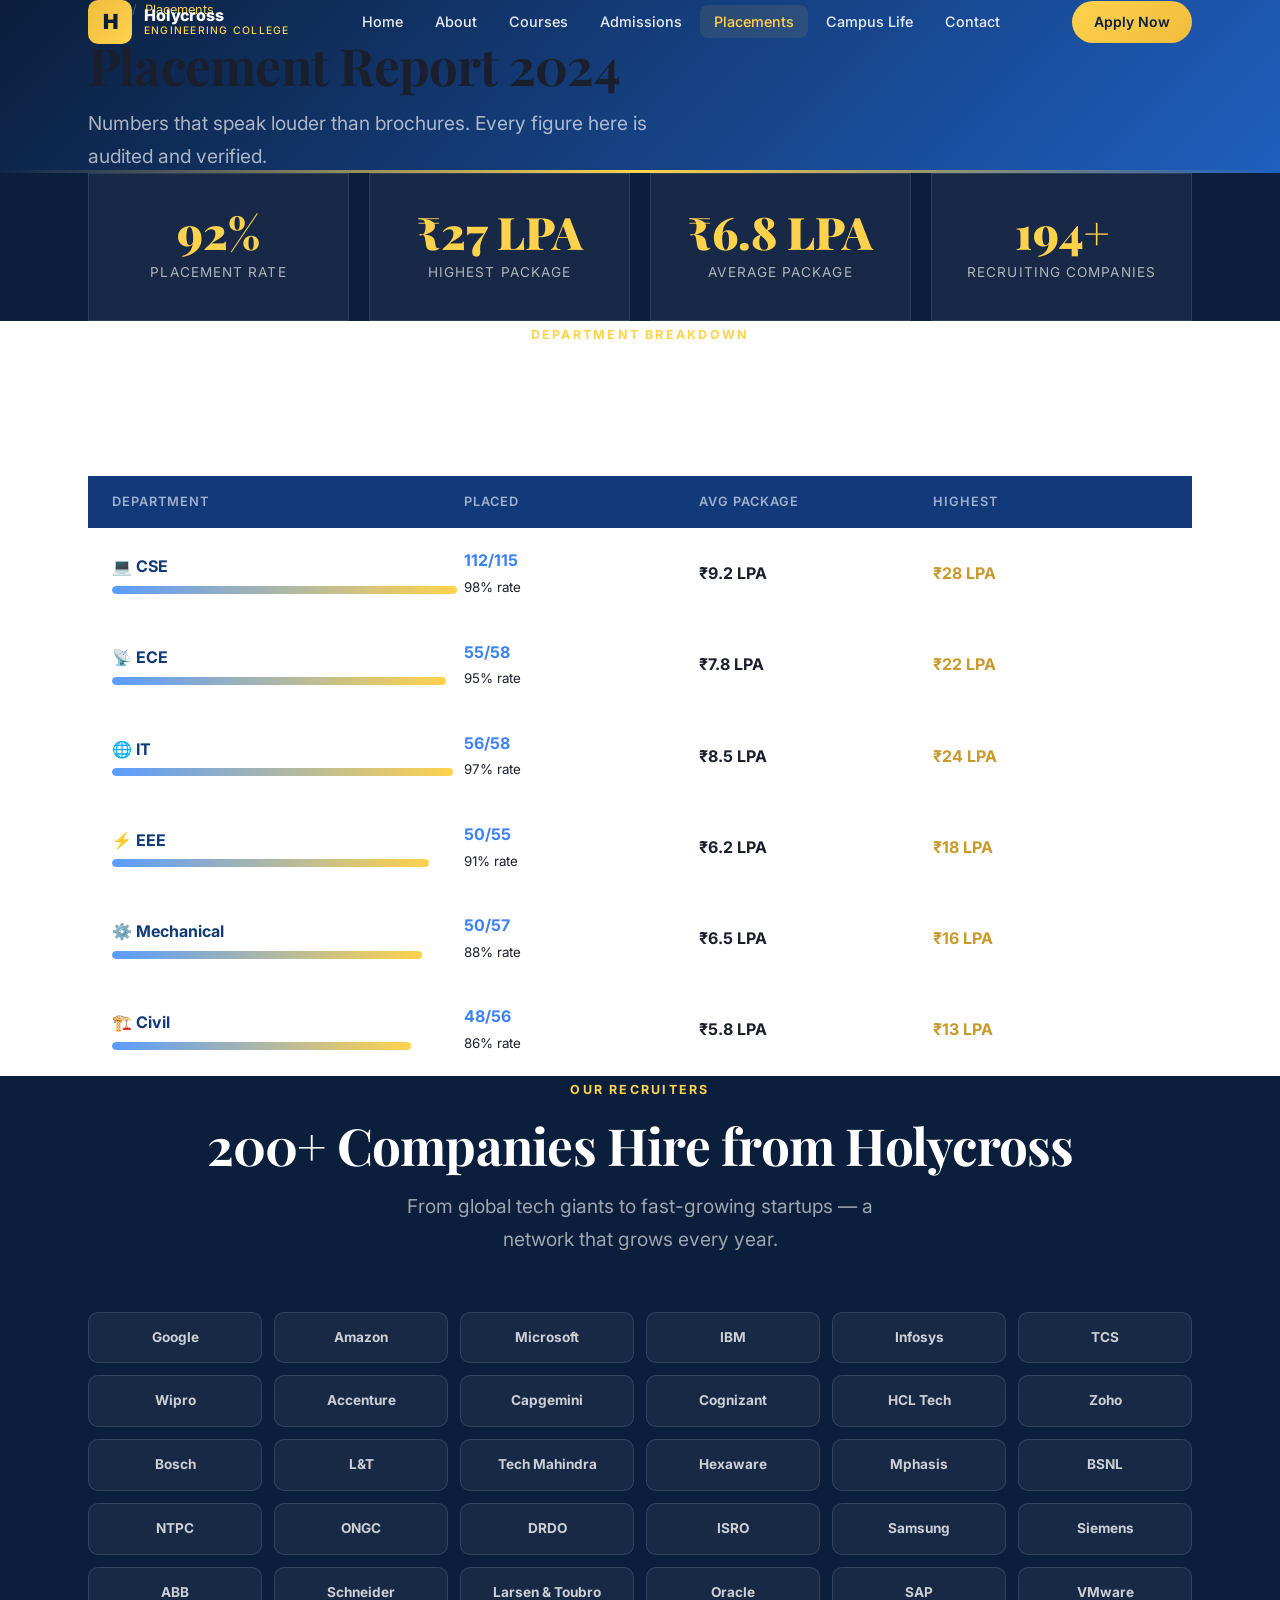
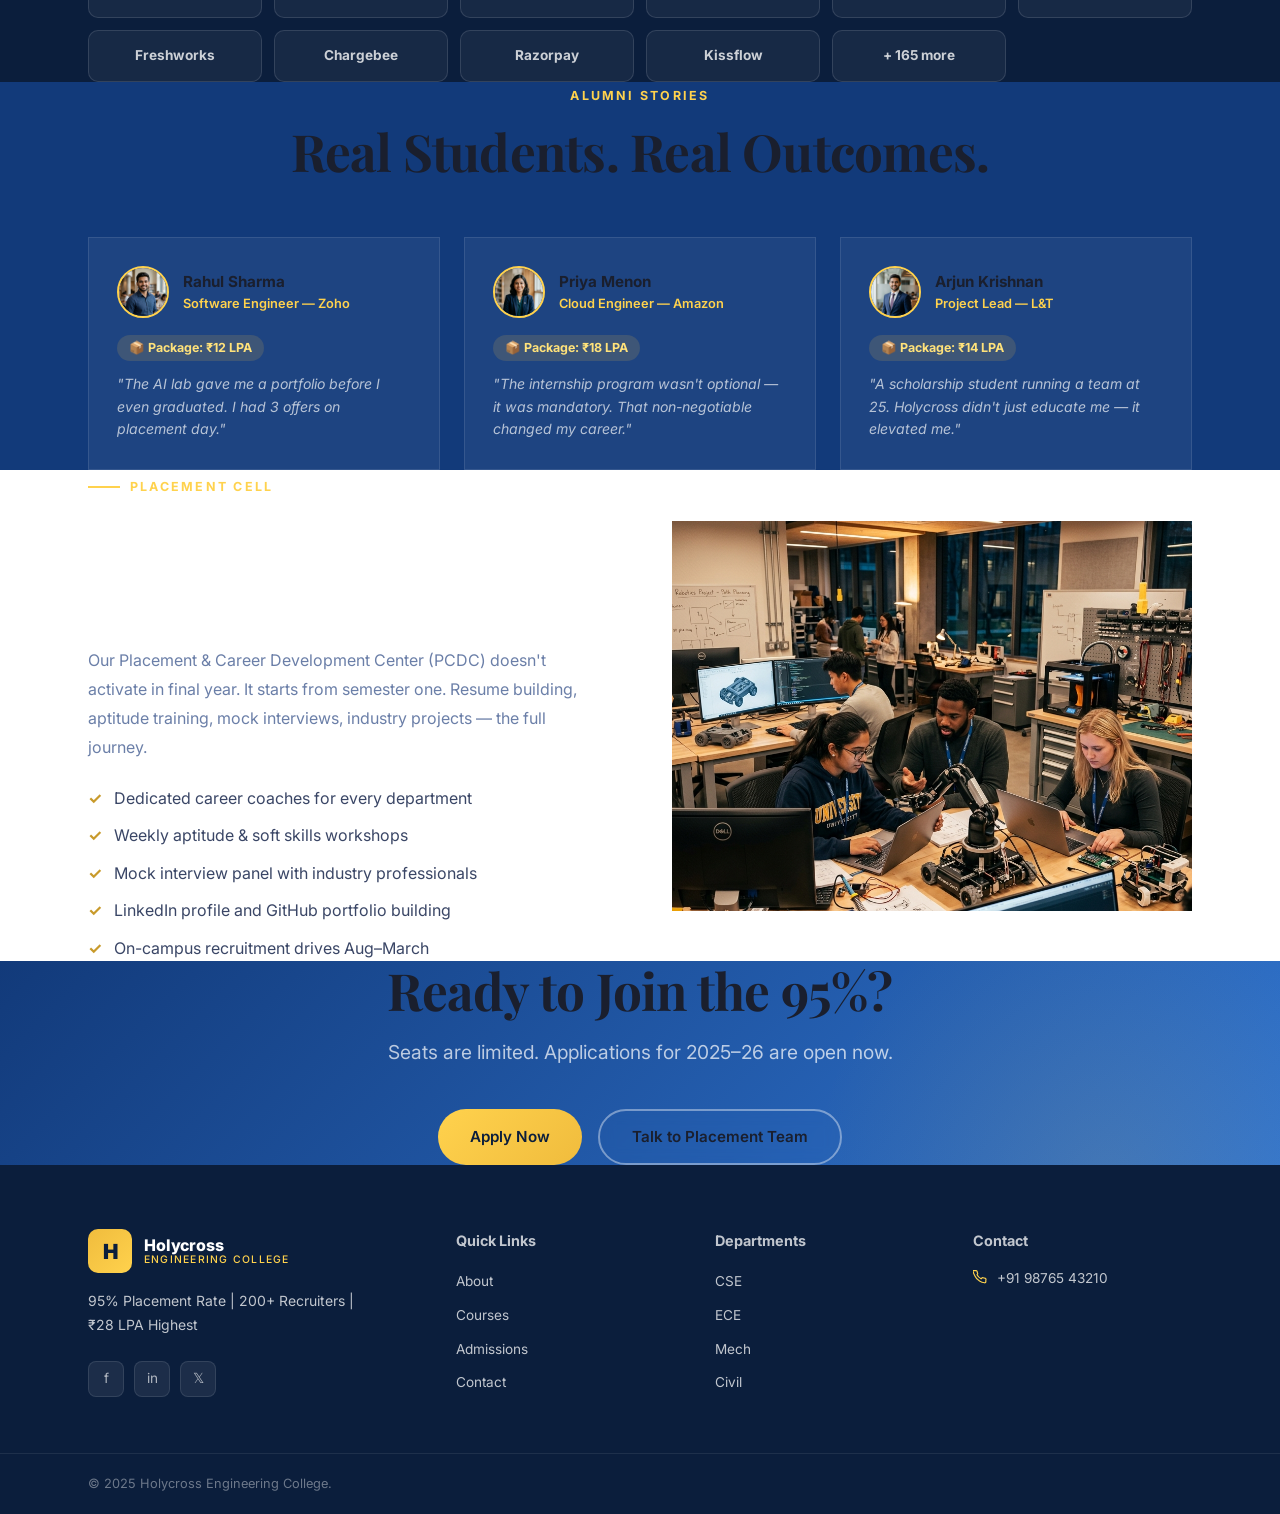
<file: placements.html>
<!DOCTYPE html>
<html lang="en">
<head>
  <meta charset="UTF-8" />
  <meta name="viewport" content="width=device-width, initial-scale=1.0" />
  <title>Placements 2024 | Holycross Engineering College</title>
  <meta name="description" content="Holycross Engineering College placement report: 95% placement rate, highest package ₹28 LPA, 200+ recruiters. View company list and student success stories." />
  <link rel="stylesheet" href="style.css" />
  <style>
    .recruiter-grid { display: grid; grid-template-columns: repeat(auto-fill, minmax(150px, 1fr)); gap: 12px; }
    .recruiter-pill {
      background: rgba(255,255,255,0.05);
      border: 1px solid rgba(255,255,255,0.12);
      color: rgba(255,255,255,0.78);
      font-weight: 700; font-size: 0.85rem;
      padding: 14px 16px;
      border-radius: 10px; text-align: center;
      transition: var(--transition);
    }
    .recruiter-pill:hover { background: rgba(240,188,61,0.12); border-color: var(--gold-400); color: var(--gold-400); }
    .dept-placement-row {
      display: grid; grid-template-columns: 1.5fr 1fr 1fr 1fr;
      align-items: center;
      padding: 20px 24px;
      border-bottom: 1px solid var(--gray-100);
      transition: var(--transition);
    }
    .dept-placement-row:hover { background: var(--gray-50); }
    .dept-placement-row:last-child { border-bottom: none; }
    .bar { height: 8px; border-radius: 4px; background: var(--gray-200); overflow: hidden; margin-top: 6px; }
    .bar-fill { height: 100%; border-radius: 4px; background: linear-gradient(90deg, var(--blue-500), var(--gold-400)); }
  </style>
</head>
<body>

  <nav id="navbar">
    <div class="container"><div class="nav-inner">
      <a href="index.html" class="nav-logo"><div class="nav-logo-icon">H</div><div class="nav-logo-text"><span class="nav-logo-name">Holycross</span><span class="nav-logo-sub">Engineering College</span></div></a>
      <ul class="nav-links">
        <li><a href="index.html">Home</a></li><li><a href="about.html">About</a></li><li><a href="courses.html">Courses</a></li><li><a href="admissions.html">Admissions</a></li><li><a href="placements.html" class="active">Placements</a></li><li><a href="campus.html">Campus Life</a></li><li><a href="contact.html">Contact</a></li>
      </ul>
      <div class="nav-cta"><a href="admissions.html" class="btn btn-primary btn-sm">Apply Now</a></div>
      <button class="hamburger" id="hamburger" aria-label="Toggle menu"><span></span><span></span><span></span></button>
    </div></div>
  </nav>
  <div class="mobile-menu" id="mobileMenu">
    <a href="index.html">Home</a><a href="about.html">About</a><a href="courses.html">Courses</a><a href="admissions.html">Admissions</a><a href="placements.html">Placements</a><a href="campus.html">Campus Life</a><a href="contact.html">Contact</a>
    <a href="admissions.html" style="color:var(--gold-400);font-weight:700;margin-top:8px">→ Apply Now</a>
  </div>

  <!-- BANNER -->
  <section class="page-banner">
    <div class="container page-banner-content">
      <nav class="breadcrumb"><a href="index.html">Home</a><span>/</span><span style="color:var(--gold-400)">Placements</span></nav>
      <h1 class="t-h1 c-white">Placement Report 2024</h1>
      <p class="t-lead" style="color:rgba(255,255,255,0.65);margin-top:12px;max-width:620px">Numbers that speak louder than brochures. Every figure here is audited and verified.</p>
    </div>
  </section>

  <!-- KEY METRICS -->
  <section class="section section--dark">
    <div class="container">
      <div style="display:grid;grid-template-columns:repeat(4,1fr);gap:20px" class="reveal">
        <div class="placement-metric">
          <div class="placement-metric-num"><span data-counter data-target="95" data-suffix="">95</span>%</div>
          <div class="placement-metric-label">Placement Rate</div>
        </div>
        <div class="placement-metric">
          <div class="placement-metric-num">₹<span data-counter data-target="28" data-suffix="">28</span> LPA</div>
          <div class="placement-metric-label">Highest Package</div>
        </div>
        <div class="placement-metric">
          <div class="placement-metric-num">₹<span data-counter data-target="7" data-decimals="1" data-suffix="">7</span> LPA</div>
          <div class="placement-metric-label">Average Package</div>
        </div>
        <div class="placement-metric">
          <div class="placement-metric-num"><span data-counter data-target="200" data-suffix="">200</span>+</div>
          <div class="placement-metric-label">Recruiting Companies</div>
        </div>
      </div>
    </div>
  </section>

  <!-- DEPT-WISE -->
  <section class="section">
    <div class="container">
      <div class="section-header section-header--center reveal">
        <div class="section-label">Department Breakdown</div>
        <h2 class="t-h1 section-title">Placements by Department</h2>
      </div>
      <div class="card reveal" style="overflow:hidden">
        <div style="display:grid;grid-template-columns:1.5fr 1fr 1fr 1fr;padding:16px 24px;background:var(--blue-900)">
          <span style="color:rgba(255,255,255,0.6);font-size:0.8rem;font-weight:600;text-transform:uppercase;letter-spacing:0.08em">Department</span>
          <span style="color:rgba(255,255,255,0.6);font-size:0.8rem;font-weight:600;text-transform:uppercase;letter-spacing:0.08em">Placed</span>
          <span style="color:rgba(255,255,255,0.6);font-size:0.8rem;font-weight:600;text-transform:uppercase;letter-spacing:0.08em">Avg Package</span>
          <span style="color:rgba(255,255,255,0.6);font-size:0.8rem;font-weight:600;text-transform:uppercase;letter-spacing:0.08em">Highest</span>
        </div>
        <div class="dept-placement-row">
          <div><strong style="color:var(--blue-900)">💻 CSE</strong><div class="bar"><div class="bar-fill" style="width:98%"></div></div></div>
          <div><span style="font-weight:700;color:var(--blue-600)">112/115</span><br><small style="color:var(--gray-400)">98% rate</small></div>
          <div><span style="font-weight:700">₹9.2 LPA</span></div>
          <div><span style="font-weight:700;color:var(--gold-600)">₹28 LPA</span></div>
        </div>
        <div class="dept-placement-row">
          <div><strong style="color:var(--blue-900)">📡 ECE</strong><div class="bar"><div class="bar-fill" style="width:95%"></div></div></div>
          <div><span style="font-weight:700;color:var(--blue-600)">55/58</span><br><small style="color:var(--gray-400)">95% rate</small></div>
          <div><span style="font-weight:700">₹7.8 LPA</span></div>
          <div><span style="font-weight:700;color:var(--gold-600)">₹22 LPA</span></div>
        </div>
        <div class="dept-placement-row">
          <div><strong style="color:var(--blue-900)">🌐 IT</strong><div class="bar"><div class="bar-fill" style="width:97%"></div></div></div>
          <div><span style="font-weight:700;color:var(--blue-600)">56/58</span><br><small style="color:var(--gray-400)">97% rate</small></div>
          <div><span style="font-weight:700">₹8.5 LPA</span></div>
          <div><span style="font-weight:700;color:var(--gold-600)">₹24 LPA</span></div>
        </div>
        <div class="dept-placement-row">
          <div><strong style="color:var(--blue-900)">⚡ EEE</strong><div class="bar"><div class="bar-fill" style="width:90%"></div></div></div>
          <div><span style="font-weight:700;color:var(--blue-600)">50/55</span><br><small style="color:var(--gray-400)">91% rate</small></div>
          <div><span style="font-weight:700">₹6.2 LPA</span></div>
          <div><span style="font-weight:700;color:var(--gold-600)">₹18 LPA</span></div>
        </div>
        <div class="dept-placement-row">
          <div><strong style="color:var(--blue-900)">⚙️ Mechanical</strong><div class="bar"><div class="bar-fill" style="width:88%"></div></div></div>
          <div><span style="font-weight:700;color:var(--blue-600)">50/57</span><br><small style="color:var(--gray-400)">88% rate</small></div>
          <div><span style="font-weight:700">₹6.5 LPA</span></div>
          <div><span style="font-weight:700;color:var(--gold-600)">₹16 LPA</span></div>
        </div>
        <div class="dept-placement-row">
          <div><strong style="color:var(--blue-900)">🏗️ Civil</strong><div class="bar"><div class="bar-fill" style="width:85%"></div></div></div>
          <div><span style="font-weight:700;color:var(--blue-600)">48/56</span><br><small style="color:var(--gray-400)">86% rate</small></div>
          <div><span style="font-weight:700">₹5.8 LPA</span></div>
          <div><span style="font-weight:700;color:var(--gold-600)">₹13 LPA</span></div>
        </div>
      </div>
    </div>
  </section>

  <!-- RECRUITERS -->
  <section class="section section--dark">
    <div class="container">
      <div class="section-header section-header--center reveal">
        <div class="section-label" style="justify-content:center">Our Recruiters</div>
        <h2 class="t-h1 c-white section-title">200+ Companies Hire from Holycross</h2>
        <p class="t-lead" style="color:rgba(255,255,255,0.6);max-width:520px;margin:0 auto">From global tech giants to fast-growing startups — a network that grows every year.</p>
      </div>
      <div class="recruiter-grid reveal mt-48">
        <div class="recruiter-pill">Google</div>
        <div class="recruiter-pill">Amazon</div>
        <div class="recruiter-pill">Microsoft</div>
        <div class="recruiter-pill">IBM</div>
        <div class="recruiter-pill">Infosys</div>
        <div class="recruiter-pill">TCS</div>
        <div class="recruiter-pill">Wipro</div>
        <div class="recruiter-pill">Accenture</div>
        <div class="recruiter-pill">Capgemini</div>
        <div class="recruiter-pill">Cognizant</div>
        <div class="recruiter-pill">HCL Tech</div>
        <div class="recruiter-pill">Zoho</div>
        <div class="recruiter-pill">Bosch</div>
        <div class="recruiter-pill">L&T</div>
        <div class="recruiter-pill">Tech Mahindra</div>
        <div class="recruiter-pill">Hexaware</div>
        <div class="recruiter-pill">Mphasis</div>
        <div class="recruiter-pill">BSNL</div>
        <div class="recruiter-pill">NTPC</div>
        <div class="recruiter-pill">ONGC</div>
        <div class="recruiter-pill">DRDO</div>
        <div class="recruiter-pill">ISRO</div>
        <div class="recruiter-pill">Samsung</div>
        <div class="recruiter-pill">Siemens</div>
        <div class="recruiter-pill">ABB</div>
        <div class="recruiter-pill">Schneider</div>
        <div class="recruiter-pill">Larsen & Toubro</div>
        <div class="recruiter-pill">Oracle</div>
        <div class="recruiter-pill">SAP</div>
        <div class="recruiter-pill">VMware</div>
        <div class="recruiter-pill">Freshworks</div>
        <div class="recruiter-pill">Chargebee</div>
        <div class="recruiter-pill">Razorpay</div>
        <div class="recruiter-pill">Kissflow</div>
        <div class="recruiter-pill">+ 165 more</div>
      </div>
    </div>
  </section>

  <!-- SUCCESS STORIES -->
  <section class="section section--navy">
    <div class="container">
      <div class="section-header section-header--center reveal">
        <div class="section-label" style="justify-content:center">Alumni Stories</div>
        <h2 class="t-h1 c-white section-title">Real Students. Real Outcomes.</h2>
      </div>
      <div class="success-grid">
        <div class="success-card reveal">
          <div class="success-card-header">
            <img src="assets/student1.png" alt="Rahul Sharma" class="success-avatar" />
            <div>
              <div class="success-name">Rahul Sharma</div>
              <div class="success-company">Software Engineer — Zoho</div>
            </div>
          </div>
          <div class="success-pkg">📦 Package: ₹12 LPA</div>
          <p class="success-quote">"The AI lab gave me a portfolio before I even graduated. I had 3 offers on placement day."</p>
        </div>
        <div class="success-card reveal">
          <div class="success-card-header">
            <img src="assets/student2.png" alt="Priya Menon" class="success-avatar" />
            <div>
              <div class="success-name">Priya Menon</div>
              <div class="success-company">Cloud Engineer — Amazon</div>
            </div>
          </div>
          <div class="success-pkg">📦 Package: ₹18 LPA</div>
          <p class="success-quote">"The internship program wasn't optional — it was mandatory. That non-negotiable changed my career."</p>
        </div>
        <div class="success-card reveal">
          <div class="success-card-header">
            <img src="assets/student3.png" alt="Arjun Krishnan" class="success-avatar" />
            <div>
              <div class="success-name">Arjun Krishnan</div>
              <div class="success-company">Project Lead — L&T</div>
            </div>
          </div>
          <div class="success-pkg">📦 Package: ₹14 LPA</div>
          <p class="success-quote">"A scholarship student running a team at 25. Holycross didn't just educate me — it elevated me."</p>
        </div>
      </div>
    </div>
  </section>

  <!-- PLACEMENT CELL -->
  <section class="section">
    <div class="container">
      <div class="about-grid">
        <div class="reveal-left">
          <div class="section-label">Placement Cell</div>
          <h2 class="t-h1 section-title">Your Career Support System</h2>
          <p style="color:var(--gray-500);line-height:1.8;margin-bottom:24px">Our Placement & Career Development Center (PCDC) doesn't activate in final year. It starts from semester one. Resume building, aptitude training, mock interviews, industry projects — the full journey.</p>
          <ul style="list-style:none;display:flex;flex-direction:column;gap:12px">
            <li style="display:flex;gap:12px;color:var(--gray-700)"><span style="color:var(--gold-600);font-weight:700;flex-shrink:0">✓</span>Dedicated career coaches for every department</li>
            <li style="display:flex;gap:12px;color:var(--gray-700)"><span style="color:var(--gold-600);font-weight:700;flex-shrink:0">✓</span>Weekly aptitude & soft skills workshops</li>
            <li style="display:flex;gap:12px;color:var(--gray-700)"><span style="color:var(--gold-600);font-weight:700;flex-shrink:0">✓</span>Mock interview panel with industry professionals</li>
            <li style="display:flex;gap:12px;color:var(--gray-700)"><span style="color:var(--gold-600);font-weight:700;flex-shrink:0">✓</span>LinkedIn profile and GitHub portfolio building</li>
            <li style="display:flex;gap:12px;color:var(--gray-700)"><span style="color:var(--gold-600);font-weight:700;flex-shrink:0">✓</span>On-campus recruitment drives Aug–March</li>
          </ul>
        </div>
        <div class="about-img-wrap reveal-right">
          <img src="assets/students_lab.png" alt="Placement cell team session" loading="lazy" />
        </div>
      </div>
    </div>
  </section>

  <!-- CTA -->
  <section class="section cta-section">
    <div class="container"><div class="cta-content reveal">
      <h2 class="t-h1 c-white section-title">Ready to Join the 95%?</h2>
      <p class="t-lead" style="color:rgba(255,255,255,0.7)">Seats are limited. Applications for 2025–26 are open now.</p>
      <div class="cta-actions">
        <a href="admissions.html" class="btn btn-primary">Apply Now</a>
        <a href="contact.html" class="btn btn-outline">Talk to Placement Team</a>
      </div>
    </div></div>
  </section>

  <footer>
    <div class="container"><div class="footer-grid">
      <div class="footer-brand"><a href="index.html" class="nav-logo"><div class="nav-logo-icon">H</div><div class="nav-logo-text"><span class="nav-logo-name">Holycross</span><span class="nav-logo-sub">Engineering College</span></div></a><p>95% Placement Rate | 200+ Recruiters | ₹28 LPA Highest</p><div class="footer-social"><a href="#" class="social-btn">f</a><a href="#" class="social-btn">in</a><a href="#" class="social-btn">𝕏</a></div></div>
      <div class="footer-col"><h4>Quick Links</h4><ul class="footer-links"><li><a href="about.html">About</a></li><li><a href="courses.html">Courses</a></li><li><a href="admissions.html">Admissions</a></li><li><a href="contact.html">Contact</a></li></ul></div>
      <div class="footer-col"><h4>Departments</h4><ul class="footer-links"><li><a href="courses.html#cse">CSE</a></li><li><a href="courses.html#ece">ECE</a></li><li><a href="courses.html#mech">Mech</a></li><li><a href="courses.html#civil">Civil</a></li></ul></div>
      <div class="footer-col"><h4>Contact</h4><div class="footer-contact-item"><svg width="14" height="14" viewBox="0 0 24 24" fill="none" stroke="currentColor" stroke-width="2"><path d="M22 16.92v3a2 2 0 01-2.18 2 19.79 19.79 0 01-8.63-3.07A19.5 19.5 0 013.07 9.81a19.79 19.79 0 01-3.07-8.64A2 2 0 012.18 1h3a2 2 0 012 1.72c.127.96.361 1.903.7 2.81a2 2 0 01-.45 2.11L6.91 8.15a16 16 0 006.94 6.94l1.41-1.41a2 2 0 012.11-.45c.907.339 1.85.573 2.81.7A2 2 0 0122 16.92z"/></svg><a href="tel:+919876543210" style="color:inherit">+91 98765 43210</a></div></div>
    </div></div>
    <div class="footer-bottom"><div class="container"><div class="footer-bottom" style="border:none;padding:0"><span>© 2025 Holycross Engineering College.</span></div></div></div>
  </footer>

  <script src="main.js"></script>
</body>
</html>
</file>
<file: style.css>
/* ================================================================
   HOLYCROSS ENGINEERING COLLEGE — GLOBAL DESIGN SYSTEM
   ================================================================ */

@import url('https://fonts.googleapis.com/css2?family=Inter:wght@300;400;500;600;700;800;900&family=Playfair+Display:wght@700;800;900&display=swap');

/* ── CSS Variables ───────────────────────────────────────────── */
:root {
  --blue-950: #0b1e3c;   /* lighter than before */
  --blue-900: #123a7a;
  --blue-800: #1f5fbf;
  --blue-700: #2f74d0;
  --blue-600: #3b82f6;   /* main brand blue */
  --blue-500: #5a9cff;
  --blue-400: #8bb9ff;

  --gold-600: #c89a2b;
  --gold-500: #f0bc3d;   /* logo yellow */
  --gold-400: #ffd24d;
  --gold-300: #ffe27a;

  --gray-900: #1a1f2e;
  --gray-700: #3a4666;
  --gray-500: #6b7fa8;
}

/* ── Reset & Base ────────────────────────────────────────────── */
*, *::before, *::after { box-sizing: border-box; margin: 0; padding: 0; }

html { scroll-behavior: smooth; font-size: 16px; }

body {
  font-family: 'Inter', sans-serif;
  background: var(--white);
  color: var(--gray-900);
  line-height: 1.6;
  overflow-x: hidden;
}

img { max-width: 100%; height: auto; display: block; }
a { text-decoration: none; color: inherit; }
ul { list-style: none; }
button { cursor: pointer; border: none; background: none; font-family: inherit; }

/* ── Typography Scale ────────────────────────────────────────── */
.t-display {
  font-family: 'Playfair Display', serif;
  font-size: clamp(2.4rem, 5.5vw, 4.5rem);
  font-weight: 900;
  line-height: 1.08;
  letter-spacing: -0.02em;
}
.t-h1 {
  color: #ffffff;
  font-family: 'Playfair Display', serif;
  font-size: clamp(1.9rem, 4vw, 3.25rem);
  font-weight: 700;
  line-height: 1.15;
  letter-spacing: -0.015em;
}
.t-h2 {
  font-family: 'Playfair Display', serif;
  font-size: clamp(1.5rem, 3vw, 2.5rem);
  font-weight: 700;
  line-height: 1.2;
}
.t-h3 { font-size: 1.25rem; font-weight: 700; line-height: 1.3; }
.t-lead { font-size: clamp(1rem, 2vw, 1.2rem); font-weight: 400; line-height: 1.7; }
.t-sm { font-size: 0.875rem; }
.t-xs { font-size: 0.75rem; }

/* ── Colour Utilities ────────────────────────────────────────── */
.c-gold { color: var(--gold-400); }
.c-blue { color: var(--blue-500); }
.c-white { color: var(--white); }
.c-muted { color: var(--gray-500); }

/* ── Layout ──────────────────────────────────────────────────── */
.container {
  width: 100%;
  max-width: 1200px;
  margin: 0 auto;
  padding: 0 clamp(16px, 4vw, 48px);
}
.section { padding: var(--section-pad) 0; }
.section--dark { background: var(--blue-950); }
.section--navy { background: var(--blue-900); }
.section--light { background: var(--gray-50); }

.grid-2 { display: grid; grid-template-columns: repeat(2, 1fr); gap: 32px; }
.grid-3 { display: grid; grid-template-columns: repeat(3, 1fr); gap: 28px; }
.grid-4 { display: grid; grid-template-columns: repeat(4, 1fr); gap: 24px; }
.flex { display: flex; }
.flex-center { display: flex; align-items: center; justify-content: center; }
.flex-between { display: flex; align-items: center; justify-content: space-between; }

/* ── Section Labels ──────────────────────────────────────────── */
.section-label {
  display: inline-flex;
  align-items: center;
  gap: 10px;
  font-size: 0.78rem;
  font-weight: 700;
  letter-spacing: 0.18em;
  text-transform: uppercase;
  color: var(--gold-400);
  margin-bottom: 16px;
}
.section-label::before {
  content: '';
  display: block;
  width: 32px;
  height: 2px;
  background: var(--gold-400);
}
.section-title { margin-bottom: 16px; }
.section-sub { color: var(--gray-500); max-width: 600px; }
.section-header { margin-bottom: 56px; }
.section-header--center { text-align: center; }
.section-header--center .section-sub { margin: 0 auto; }
.section-header--center .section-label { justify-content: center; }
.section-header--center .section-label::before { display: none; }

/* ── Button System ───────────────────────────────────────────── */
.btn {
  display: inline-flex;
  align-items: center;
  gap: 8px;
  padding: 14px 32px;
  border-radius: 50px;
  font-weight: 600;
  font-size: 0.95rem;
  transition: var(--transition);
  white-space: nowrap;
}
.btn-primary {
  background: linear-gradient(135deg, #ffd24d, #f0bc3d);
  color: #0b1e3c;
}
.btn-primary:hover {
  transform: translateY(-2px);
  box-shadow: 0 8px 32px rgba(212, 160, 48, 0.5);
}
.btn-outline {
  background: transparent;
  color: var(--white);
  border: 2px solid rgba(255, 255, 255, 0.4);
  backdrop-filter: blur(8px);
}
.btn-outline:hover {
  border-color: var(--gold-400);
  color: var(--gold-400);
  transform: translateY(-2px);
}
.btn-blue {
  background: linear-gradient(135deg, var(--blue-600), var(--blue-500));
  color: var(--white);
  box-shadow: 0 4px 20px rgba(26, 86, 204, 0.35);
}
.btn-blue:hover {
  transform: translateY(-2px);
  box-shadow: 0 8px 32px rgba(26, 86, 204, 0.5);
}
.btn-sm { padding: 10px 22px; font-size: 0.875rem; }

/* ── Card ────────────────────────────────────────────────────── */
.card {
  background: var(--white);
  border-radius: var(--radius-md);
  box-shadow: var(--shadow-card);
  transition: var(--transition);
  overflow: hidden;
}
.card:hover {
  transform: translateY(-6px);
  box-shadow: var(--shadow-card-hover);
}
.card--glass {
  background: var(--glass-bg);
  border: 1px solid var(--glass-border);
  backdrop-filter: blur(16px);
  -webkit-backdrop-filter: blur(16px);
  box-shadow: var(--glass-shadow);
}

/* ── Navigation ──────────────────────────────────────────────── */
#navbar {
  position: fixed;
  top: 0;
  left: 0;
  right: 0;
  z-index: 1000;
  height: var(--nav-h);
  display: flex;
  align-items: center;
  transition: var(--transition);
}
#navbar.scrolled {
  background: rgba(18, 58, 122, 0.95);
  backdrop-filter: blur(20px);
  -webkit-backdrop-filter: blur(20px);
  box-shadow: 0 2px 32px rgba(0,0,0,0.3);
}
.nav-inner {
  display: flex;
  align-items: center;
  justify-content: space-between;
  width: 100%;
}
.nav-logo {
  display: flex;
  align-items: center;
  gap: 12px;
}
.nav-logo-img {
  height: 40px;
  width: auto;
  object-fit: contain;
}
.nav-logo-icon {
  width: 44px;
  height: 44px;
  background: linear-gradient(135deg, var(--gold-500), var(--gold-400));
  border-radius: 10px;
  display: flex;
  align-items: center;
  justify-content: center;
  font-size: 1.3rem;
  font-weight: 900;
  color: var(--blue-950);
  flex-shrink: 0;
}
.nav-logo-text { display: flex; flex-direction: column; line-height: 1.1; }
.nav-logo-name {
  font-weight: 800;
  font-size: 1rem;
  color: #ffffff;
  letter-spacing: -0.01em;
}
.nav-logo-sub {
  font-size: 0.65rem;
  font-weight: 500;
  color: #ffd24d;
  letter-spacing: 0.12em;
  text-transform: uppercase;
}
.nav-links {
  display: flex;
  align-items: center;
  gap: 4px;
}
.nav-links a {
  color: rgba(255,255,255,0.9);
  font-weight: 500;
  font-size: 0.9rem;
  padding: 8px 14px;
  border-radius: 8px;
  transition: var(--transition);
  position: relative;
}
.nav-links a:hover,
.nav-links a.active {
  color: var(--gold-400);
  background: rgba(240, 188, 61, 0.1);
}
.nav-cta { display: flex; align-items: center; gap: 10px; }

/* hamburger */
.hamburger {
  display: none;
  flex-direction: column;
  gap: 5px;
  padding: 8px;
  border-radius: 8px;
  transition: var(--transition);
}
.hamburger span {
  display: block;
  width: 24px;
  height: 2px;
  background: var(--white);
  border-radius: 2px;
  transition: var(--transition);
}
.hamburger:hover { background: rgba(255,255,255,0.1); }
.hamburger.open span:nth-child(1) { transform: rotate(45deg) translate(4px, 4px); }
.hamburger.open span:nth-child(2) { opacity: 0; }
.hamburger.open span:nth-child(3) { transform: rotate(-45deg) translate(4px, -4px); }

.mobile-menu {
  display: none;
  position: fixed;
  top: var(--nav-h);
  left: 0;
  right: 0;
  background: rgba(4, 13, 31, 0.97);
  backdrop-filter: blur(20px);
  padding: 20px;
  z-index: 999;
  border-top: 1px solid rgba(255,255,255,0.1);
  transform: translateY(-10px);
  opacity: 0;
  transition: var(--transition);
}
.mobile-menu.open {
  display: block;
  transform: translateY(0);
  opacity: 1;
}
.mobile-menu a {
  display: block;
  color: rgba(255,255,255,0.85);
  font-weight: 500;
  padding: 14px 16px;
  border-bottom: 1px solid rgba(255,255,255,0.06);
  transition: var(--transition);
}
.mobile-menu a:hover { color: var(--gold-400); padding-left: 24px; }

/* ── Hero ────────────────────────────────────────────────────── */
.hero {
  position: relative;
  min-height: 100vh;
  display: flex;
  align-items: center;
  overflow: hidden;
  background: var(--blue-950);
}
.hero-bg {
  background: linear-gradient(
    135deg,
    #071a3e 0%,
    #0a2358 50%,
    #1040a0 100%
  );
}
.hero-bg::after {
  content: '';
  position: absolute;
  inset: 0;
  background: radial-gradient(circle at 20% 30%, rgba(240,188,61,0.08), transparent 40%),
              radial-gradient(circle at 80% 70%, rgba(59,130,246,0.08), transparent 40%);
}
.hero-overlay {
  position: absolute;
  inset: 0;
  background: linear-gradient(
    135deg,
    rgba(11, 30, 60, 0.85),
    rgba(31, 95, 191, 0.65)
  );
}
.hero-content {
  position: relative;
  z-index: 2;
  padding-top: var(--nav-h);
  max-width: 750px;
}
.hero-badge {
  display: inline-flex;
  align-items: center;
  gap: 8px;
  background: rgba(240, 188, 61, 0.15);
  border: 1px solid rgba(240, 188, 61, 0.35);
  color: var(--gold-300);
  font-size: 0.8rem;
  font-weight: 600;
  letter-spacing: 0.1em;
  text-transform: uppercase;
  padding: 8px 18px;
  border-radius: 50px;
  margin-bottom: 28px;
  animation: fadeSlideUp 0.8s ease forwards;
}
.hero-badge .dot {
  width: 6px;
  height: 6px;
  background: var(--gold-400);
  border-radius: 50%;
  animation: pulse 1.5s ease infinite;
}
@keyframes pulse {
  0%,100% { transform: scale(1); opacity: 1; }
  50%      { transform: scale(1.4); opacity: 0.7; }
}
.hero-title {
  color: #ffffff;
  margin-bottom: 24px;
  animation: fadeSlideUp 0.9s 0.1s ease forwards;
  opacity: 0;
}
.hero-title span { color: var(--gold-400); }
.hero-sub {
  color: rgba(255,255,255,0.75);
  margin-bottom: 40px;
  max-width: 580px;
  animation: fadeSlideUp 0.9s 0.2s ease forwards;
  opacity: 0;
}
.hero-actions {
  display: flex;
  flex-wrap: wrap;
  gap: 14px;
  animation: fadeSlideUp 0.9s 0.3s ease forwards;
  opacity: 0;
}
.hero-scroll-hint {
  position: absolute;
  bottom: 36px;
  left: 50%;
  transform: translateX(-50%);
  z-index: 2;
  display: flex;
  flex-direction: column;
  align-items: center;
  gap: 8px;
  color: rgba(255,255,255,0.45);
  font-size: 0.7rem;
  letter-spacing: 0.1em;
  text-transform: uppercase;
  animation: bounce 2s ease infinite;
}
.hero-scroll-hint svg { width: 20px; height: 20px; }
@keyframes bounce {
  0%,100% { transform: translateX(-50%) translateY(0); }
  50%      { transform: translateX(-50%) translateY(8px); }
}
@keyframes fadeSlideUp {
  from { opacity: 0; transform: translateY(28px); }
  to   { opacity: 1; transform: translateY(0); }
}

/* ── Stats Bar ───────────────────────────────────────────────── */
.stats-bar {
  background: linear-gradient(135deg, #123a7a, #2f74d0);
  padding: 0;
  position: relative;
  overflow: hidden;
}
.stats-bar::before {
  content: '';
  position: absolute;
  top: 0; left: 0; right: 0;
  height: 2px;
  background: linear-gradient(90deg, transparent, var(--gold-400), transparent);
}
.stats-grid {
  display: grid;
  grid-template-columns: repeat(4, 1fr);
  divide-x: 1px solid rgba(255,255,255,0.1);
}
.stat-item {
  padding: 40px 24px;
  text-align: center;
  position: relative;
}
.stat-item + .stat-item::before {
  content: '';
  position: absolute;
  left: 0; top: 20%; bottom: 20%;
  width: 1px;
  background: rgba(255,255,255,0.1);
}
.stat-number {
  font-family: 'Playfair Display', serif;
  font-size: clamp(2rem, 4vw, 3rem);
  font-weight: 900;
  color: var(--gold-400);
  line-height: 1;
  margin-bottom: 8px;
}
.stat-suffix { color: var(--gold-300); font-size: 0.8em; }
.stat-label {
  color: rgba(255,255,255,0.7);
  font-size: 0.82rem;
  font-weight: 500;
  letter-spacing: 0.05em;
  text-transform: uppercase;
}
.stat-icon {
  font-size: 1.5rem;
  margin-bottom: 12px;
}

/* ── About ───────────────────────────────────────────────────── */
.about-grid { display: grid; grid-template-columns: 1fr 1fr; gap: 64px; align-items: center; }
.about-img-wrap {
  position: relative;
  border-radius: var(--radius-lg);
  overflow: hidden;
  aspect-ratio: 4/3;
}
.about-img-wrap img { width: 100%; height: 100%; object-fit: cover; }
.about-img-badge {
  position: absolute;
  bottom: 24px;
  left: 24px;
  background: rgba(4,13,31,0.85);
  backdrop-filter: blur(12px);
  border: 1px solid var(--glass-border);
  color: var(--white);
  padding: 16px 22px;
  border-radius: var(--radius-md);
  font-size: 0.85rem;
}
.about-img-badge strong { display: block; font-size: 1.4rem; color: var(--gold-400); }
.about-content { padding: 8px 0; }
.mission-vision {
  display: grid;
  grid-template-columns: 1fr 1fr;
  gap: 16px;
  margin-top: 32px;
}
.mv-card {
  background: var(--gray-50);
  border-left: 4px solid var(--gold-400);
  padding: 20px;
  border-radius: 0 var(--radius-sm) var(--radius-sm) 0;
}
.mv-card h4 { font-size: 0.75rem; text-transform: uppercase; letter-spacing: 0.1em; color: var(--gold-600); margin-bottom: 8px; font-weight: 700; }
.mv-card p { font-size: 0.9rem; color: var(--gray-700); line-height: 1.6; }

/* ── Courses ─────────────────────────────────────────────────── */
.courses-grid { display: grid; grid-template-columns: repeat(auto-fill, minmax(300px, 1fr)); gap: 24px; }
.course-card {
  border-radius: var(--radius-md);
  overflow: hidden;
  background: var(--white);
  border: 1px solid var(--gray-100);
  transition: var(--transition);
  position: relative;
}
.course-card:hover { transform: translateY(-8px); box-shadow: var(--shadow-card-hover); }
.course-card-top {
  padding: 32px 28px 24px;
  position: relative;
  overflow: hidden;
}
.course-card-top::before {
  content: '';
  position: absolute;
  top: 0; left: 0; right: 0;
  height: 4px;
}
.course-icon {
  width: 56px;
  height: 56px;
  border-radius: 14px;
  display: flex;
  align-items: center;
  justify-content: center;
  font-size: 1.6rem;
  margin-bottom: 20px;
}
.course-card-bottom {
  padding: 0 28px 28px;
  border-top: 1px solid var(--gray-100);
  padding-top: 20px;
}
.course-meta { display: flex; flex-wrap: wrap; gap: 8px; margin-bottom: 16px; }
.course-tag {
  display: inline-block;
  background: var(--gray-100);
  color: var(--gray-700);
  font-size: 0.73rem;
  font-weight: 600;
  padding: 3px 10px;
  border-radius: 50px;
}

/* colour themes for each dept */
.dept-cse  .course-card-top::before { background: linear-gradient(90deg, #2563eb, #06b6d4); }
.dept-cse  .course-icon { background: #dbeafe; color: #2563eb; }
.dept-ece  .course-card-top::before { background: linear-gradient(90deg, #7c3aed, #c026d3); }
.dept-ece  .course-icon { background: #ede9fe; color: #7c3aed; }
.dept-mech .course-card-top::before { background: linear-gradient(90deg, #ea580c, #f59e0b); }
.dept-mech .course-icon { background: #fff7ed; color: #ea580c; }
.dept-civil .course-card-top::before { background: linear-gradient(90deg, #16a34a, #84cc16); }
.dept-civil .course-icon { background: #f0fdf4; color: #16a34a; }
.dept-eee  .course-card-top::before { background: linear-gradient(90deg, #dc2626, #f59e0b); }
.dept-eee  .course-icon { background: #fef2f2; color: #dc2626; }
.dept-it   .course-card-top::before { background: linear-gradient(90deg, #0891b2, #6366f1); }
.dept-it   .course-icon { background: #ecfeff; color: #0891b2; }

/* ── Placements ──────────────────────────────────────────────── */
.placement-hero-cards { display: grid; grid-template-columns: repeat(3, 1fr); gap: 24px; margin-bottom: 56px; }
.placement-metric {
  text-align: center;
  padding: 36px 24px;
  border-radius: var(--radius-lg);
  background: rgba(255,255,255,0.05);
  border: 1px solid rgba(255,255,255,0.1);
  transition: var(--transition);
}
.placement-metric:hover { background: rgba(255,255,255,0.09); transform: translateY(-4px); }
.placement-metric-num {
  font-family: 'Playfair Display', serif;
  font-size: 2.8rem;
  font-weight: 900;
  color: var(--gold-400);
  line-height: 1;
  margin-bottom: 8px;
}
.placement-metric-label { color: rgba(255,255,255,0.65); font-size: 0.85rem; text-transform: uppercase; letter-spacing: 0.08em; }

.companies-grid {
  display: flex;
  flex-wrap: wrap;
  gap: 16px;
  justify-content: center;
  margin-top: 40px;
}
.company-logo-pill {
  background: rgba(255,255,255,0.07);
  border: 1px solid rgba(255,255,255,0.12);
  color: rgba(255,255,255,0.75);
  font-weight: 700;
  font-size: 0.9rem;
  padding: 12px 28px;
  border-radius: 50px;
  transition: var(--transition);
  letter-spacing: 0.02em;
}
.company-logo-pill:hover { background: rgba(240,188,61,0.12); border-color: var(--gold-400); color: var(--gold-400); }

/* success stories */
.success-grid { display: grid; grid-template-columns: repeat(3, 1fr); gap: 24px; margin-top: 56px; }
.success-card {
  background: rgba(255,255,255,0.05);
  border: 1px solid rgba(255,255,255,0.1);
  border-radius: var(--radius-md);
  padding: 28px;
  transition: var(--transition);
}
.success-card:hover { transform: translateY(-4px); background: rgba(255,255,255,0.08); }
.success-card-header { display: flex; align-items: center; gap: 14px; margin-bottom: 16px; }
.success-avatar {
  width: 52px;
  height: 52px;
  border-radius: 50%;
  object-fit: cover;
  border: 2px solid var(--gold-400);
}
.success-name { font-weight: 700; color: var(--white); font-size: 0.95rem; }
.success-company { font-size: 0.8rem; color: var(--gold-400); font-weight: 600; }
.success-pkg {
  display: inline-block;
  background: rgba(240,188,61,0.15);
  color: var(--gold-300);
  font-size: 0.78rem;
  font-weight: 700;
  padding: 3px 12px;
  border-radius: 50px;
  margin-bottom: 12px;
}
.success-quote { color: rgba(255,255,255,0.68); font-size: 0.88rem; line-height: 1.6; font-style: italic; }

/* ── Campus Life ─────────────────────────────────────────────── */
.campus-grid {
  display: grid;
  grid-template-columns: repeat(3, 1fr);
  grid-template-rows: auto;
  gap: 16px;
}
.campus-item {
  border-radius: var(--radius-md);
  overflow: hidden;
  position: relative;
  aspect-ratio: 4/3;
  cursor: pointer;
}
.campus-item.wide { grid-column: span 2; aspect-ratio: 16/9; }
.campus-item img { width: 100%; height: 100%; object-fit: cover; transition: transform 0.5s ease; }
.campus-item:hover img { transform: scale(1.06); }
.campus-item-caption {
  position: absolute;
  bottom: 0; left: 0; right: 0;
  padding: 16px 20px;
  background: linear-gradient(transparent, rgba(4,13,31,0.85));
  color: var(--white);
  font-size: 0.88rem;
  font-weight: 600;
  transform: translateY(4px);
  transition: var(--transition);
}
.campus-item:hover .campus-item-caption { transform: translateY(0); }

/* ── Why Choose Us ───────────────────────────────────────────── */
.why-grid { display: grid; grid-template-columns: repeat(3, 1fr); gap: 28px; }
.why-card {
  padding: 36px 28px;
  border-radius: var(--radius-md);
  border: 1px solid var(--gray-200);
  background: var(--white);
  transition: var(--transition);
  position: relative;
  overflow: hidden;
}
.why-card::before {
  content: '';
  position: absolute;
  top: 0; left: 0; right: 0;
  height: 0;
  background: linear-gradient(135deg, var(--blue-900), var(--blue-700));
  transition: height 0.4s ease;
  z-index: 0;
}
.why-card:hover::before { height: 100%; }
.why-card:hover { transform: translateY(-6px); }
.why-card:hover .why-icon,
.why-card:hover .why-card h3,
.why-card:hover .why-card p,
.why-card:hover * { color: var(--white) !important; background: transparent !important; }

.why-card > * { position: relative; z-index: 1; }
.why-icon {
  width: 56px;
  height: 56px;
  border-radius: 14px;
  background: var(--gray-100);
  display: flex;
  align-items: center;
  justify-content: center;
  font-size: 1.5rem;
  margin-bottom: 20px;
  transition: var(--transition);
}
.why-card h3 { margin-bottom: 12px; transition: var(--transition); }
.why-card p { font-size: 0.9rem; color: var(--gray-500); line-height: 1.7; transition: var(--transition); }

/* ── Testimonials ────────────────────────────────────────────── */
.testimonials-track {
  display: grid;
  grid-template-columns: repeat(3, 1fr);
  gap: 24px;
}
.testimonial-card {
  background: var(--white);
  border: 1px solid var(--gray-100);
  border-radius: var(--radius-md);
  padding: 32px;
  box-shadow: var(--shadow-card);
  transition: var(--transition);
}
.testimonial-card:hover { transform: translateY(-6px); box-shadow: var(--shadow-card-hover); }
.testimonial-stars { color: var(--gold-400); font-size: 1.1rem; margin-bottom: 16px; }
.testimonial-quote {
  font-size: 0.95rem;
  line-height: 1.75;
  color: var(--gray-700);
  margin-bottom: 24px;
  font-style: italic;
}
.testimonial-author { display: flex; align-items: center; gap: 14px; }
.testimonial-avatar {
  width: 50px;
  height: 50px;
  border-radius: 50%;
  object-fit: cover;
  border: 2px solid var(--gold-400);
}
.testimonial-name { font-weight: 700; font-size: 0.95rem; }
.testimonial-role { font-size: 0.78rem; color: var(--gray-500); margin-top: 2px; }

/* ── CTA Section ─────────────────────────────────────────────── */
.cta-section {
  background: linear-gradient(135deg, var(--blue-900) 0%, var(--blue-700) 100%);
  position: relative;
  overflow: hidden;
}
.cta-section::before {
  content: '';
  position: absolute;
  top: -40%; right: -10%;
  width: 600px; height: 600px;
  background: radial-gradient(circle, rgba(240,188,61,0.12), transparent 70%);
  pointer-events: none;
}
.cta-content { text-align: center; max-width: 700px; margin: 0 auto; position: relative; z-index: 1; }
.cta-actions { display: flex; flex-wrap: wrap; gap: 16px; justify-content: center; margin-top: 40px; }

/* ── Inquiry Form ────────────────────────────────────────────── */
.form-grid { display: grid; grid-template-columns: 1fr 1fr; gap: 16px; }
.form-group { display: flex; flex-direction: column; gap: 6px; }
.form-group.full { grid-column: 1 / -1; }
.form-label { font-size: 0.85rem; font-weight: 600; color: var(--gray-700); }
.form-input,
.form-select,
.form-textarea {
  width: 100%;
  padding: 12px 16px;
  border: 1.5px solid var(--gray-200);
  border-radius: var(--radius-sm);
  font-family: inherit;
  font-size: 0.9rem;
  color: var(--gray-900);
  background: var(--white);
  transition: var(--transition);
  outline: none;
}
.form-input:focus,
.form-select:focus,
.form-textarea:focus {
  border-color: var(--blue-400);
  box-shadow: 0 0 0 3px rgba(59, 130, 246, 0.15);
}
.form-input.error,
.form-select.error,
.form-textarea.error { border-color: #ef4444; }
.form-error { font-size: 0.75rem; color: #ef4444; margin-top: 2px; }
.form-textarea { resize: vertical; min-height: 100px; }

/* ── Footer ──────────────────────────────────────────────────── */
footer {
  background: var(--blue-950);
  color: rgba(255,255,255,0.75);
  padding: 64px 0 0;
}
.footer-grid { display: grid; grid-template-columns: 1.5fr 1fr 1fr 1fr; gap: 40px; margin-bottom: 56px; }
.footer-brand p { font-size: 0.875rem; line-height: 1.7; margin: 16px 0 24px; max-width: 280px; }
.footer-social { display: flex; gap: 10px; }
.social-btn {
  width: 36px; height: 36px;
  border-radius: 8px;
  background: rgba(255,255,255,0.07);
  display: flex; align-items: center; justify-content: center;
  color: rgba(255,255,255,0.65);
  font-size: 0.85rem;
  transition: var(--transition);
  border: 1px solid rgba(255,255,255,0.1);
}
.social-btn:hover { background: var(--gold-500); color: var(--blue-950); border-color: var(--gold-500); transform: translateY(-2px); }
.footer-col h4 { color: var(--white); font-size: 0.9rem; font-weight: 700; margin-bottom: 16px; }
.footer-links { display: flex; flex-direction: column; gap: 8px; }
.footer-links a { font-size: 0.85rem; transition: var(--transition); }
.footer-links a:hover { color: var(--gold-400); padding-left: 4px; }
.footer-contact-item { display: flex; gap: 10px; font-size: 0.85rem; margin-bottom: 10px; }
.footer-contact-item svg { flex-shrink: 0; margin-top: 2px; color: var(--gold-400); }
.footer-bottom {
  border-top: 1px solid rgba(255,255,255,0.08);
  padding: 20px 0;
  display: flex;
  align-items: center;
  justify-content: space-between;
  font-size: 0.8rem;
  color: rgba(255,255,255,0.4);
}

/* ── Map Placeholder ─────────────────────────────────────────── */
.map-embed {
  width: 100%;
  height: 320px;
  border-radius: var(--radius-md);
  overflow: hidden;
  border: 1px solid var(--gray-200);
}
.map-embed iframe { width: 100%; height: 100%; border: none; }

/* ── Scroll Animations ───────────────────────────────────────── */
.reveal {
  opacity: 0;
  transform: translateY(32px);
  transition: opacity 0.65s ease, transform 0.65s ease;
}
.reveal.visible {
  opacity: 1;
  transform: translateY(0);
}
.reveal-left {
  opacity: 0;
  transform: translateX(-32px);
  transition: opacity 0.65s ease, transform 0.65s ease;
}
.reveal-left.visible { opacity: 1; transform: translateX(0); }
.reveal-right {
  opacity: 0;
  transform: translateX(32px);
  transition: opacity 0.65s ease, transform 0.65s ease;
}
.reveal-right.visible { opacity: 1; transform: translateX(0); }

/* ── Page Banner (inner pages) ───────────────────────────────── */
.page-banner {
  background: linear-gradient(135deg, var(--blue-950) 0%, var(--blue-800) 100%);
  padding: calc(var(--nav-h) + 56px) 0 64px;
  position: relative;
  overflow: hidden;
}
.page-banner::after {
  content: '';
  position: absolute;
  bottom: 0; left: 0; right: 0;
  height: 3px;
  background: linear-gradient(90deg, transparent, var(--gold-400) 50%, transparent);
}
.page-banner-content { position: relative; z-index: 1; }
.breadcrumb { display: flex; align-items: center; gap: 8px; font-size: 0.8rem; color: rgba(255,255,255,0.45); margin-bottom: 16px; }
.breadcrumb a { transition: var(--transition); }
.breadcrumb a:hover { color: var(--gold-400); }
.breadcrumb span { color: rgba(255,255,255,0.25); }

/* ── Responsive ──────────────────────────────────────────────── */
@media (max-width: 1024px) {
  .grid-4 { grid-template-columns: repeat(2, 1fr); }
  .footer-grid { grid-template-columns: 1fr 1fr; gap: 32px; }
  .about-grid { grid-template-columns: 1fr; gap: 40px; }
  .about-img-wrap { max-width: 560px; }
}

@media (max-width: 880px) {
  .nav-links, .nav-cta { display: none; }
  .hamburger { display: flex; }
  .stats-grid { grid-template-columns: repeat(2, 1fr); }
  .placement-hero-cards { grid-template-columns: 1fr 1fr; }
  .success-grid, .testimonials-track { grid-template-columns: 1fr; }
  .campus-grid { grid-template-columns: 1fr 1fr; }
  .campus-item.wide { grid-column: span 1; aspect-ratio: 4/3; }
  .why-grid { grid-template-columns: 1fr 1fr; }
  .mission-vision { grid-template-columns: 1fr; }
  .form-grid { grid-template-columns: 1fr; }
  .form-group.full { grid-column: 1; }
}

@media (max-width: 640px) {
  :root { --section-pad: 56px; }
  .stats-grid { grid-template-columns: repeat(2, 1fr); }
  .grid-2, .grid-3 { grid-template-columns: 1fr; }
  .placement-hero-cards { grid-template-columns: 1fr; }
  .why-grid { grid-template-columns: 1fr; }
  .footer-grid { grid-template-columns: 1fr; }
  .footer-bottom { flex-direction: column; gap: 8px; text-align: center; }
  .hero-actions { flex-direction: column; align-items: flex-start; }
}

/* ── Utility ─────────────────────────────────────────────────── */
.text-center { text-align: center; }
.mb-8 { margin-bottom: 8px; }
.mb-16 { margin-bottom: 16px; }
.mb-24 { margin-bottom: 24px; }
.mb-32 { margin-bottom: 32px; }
.mb-48 { margin-bottom: 48px; }
.mt-8  { margin-top: 8px; }
.mt-16 { margin-top: 16px; }
.mt-24 { margin-top: 24px; }
.mt-32 { margin-top: 32px; }
.mt-48 { margin-top: 48px; }
.d-none { display: none; }
.gap-16 { gap: 16px; }
.align-center { align-items: center; }

.recognition-grid {
  display: grid;
  grid-template-columns: repeat(auto-fit, minmax(220px, 1fr));
  gap: 24px;
  margin-top: 32px;
}

.recognition-item {
  background: white;
  border-radius: 12px;
  padding: 20px;
  text-align: center;
  box-shadow: 0 4px 16px rgba(0,0,0,0.08);
  transition: 0.3s;
}

.recognition-item:hover {
  transform: translateY(-5px);
}

.recognition-item img {
  height: 60px;
  object-fit: contain;
  margin-bottom: 12px;
}

.recognition-item p {
  font-size: 0.9rem;
  color: #3a4666;
}
.section--dark h1,
.section--dark h2 {
  color: #ffffff !important;
}
.about-color-block {
  width: 100%;
  height: 340px;
  border-radius: 16px;

  background: linear-gradient(
    135deg,
    #0b1e3c 0%,
    #123a7a 40%,
    #2f74d0 100%
  );

  position: relative;
  overflow: hidden;
}
.about-color-block::after {
  content: '';
  position: absolute;
  inset: 0;

  background: radial-gradient(
      circle at 20% 30%,
      rgba(255, 210, 77, 0.15),
      transparent 40%
    ),
    radial-gradient(
      circle at 80% 70%,
      rgba(59, 130, 246, 0.15),
      transparent 40%
    );
}
</file>
